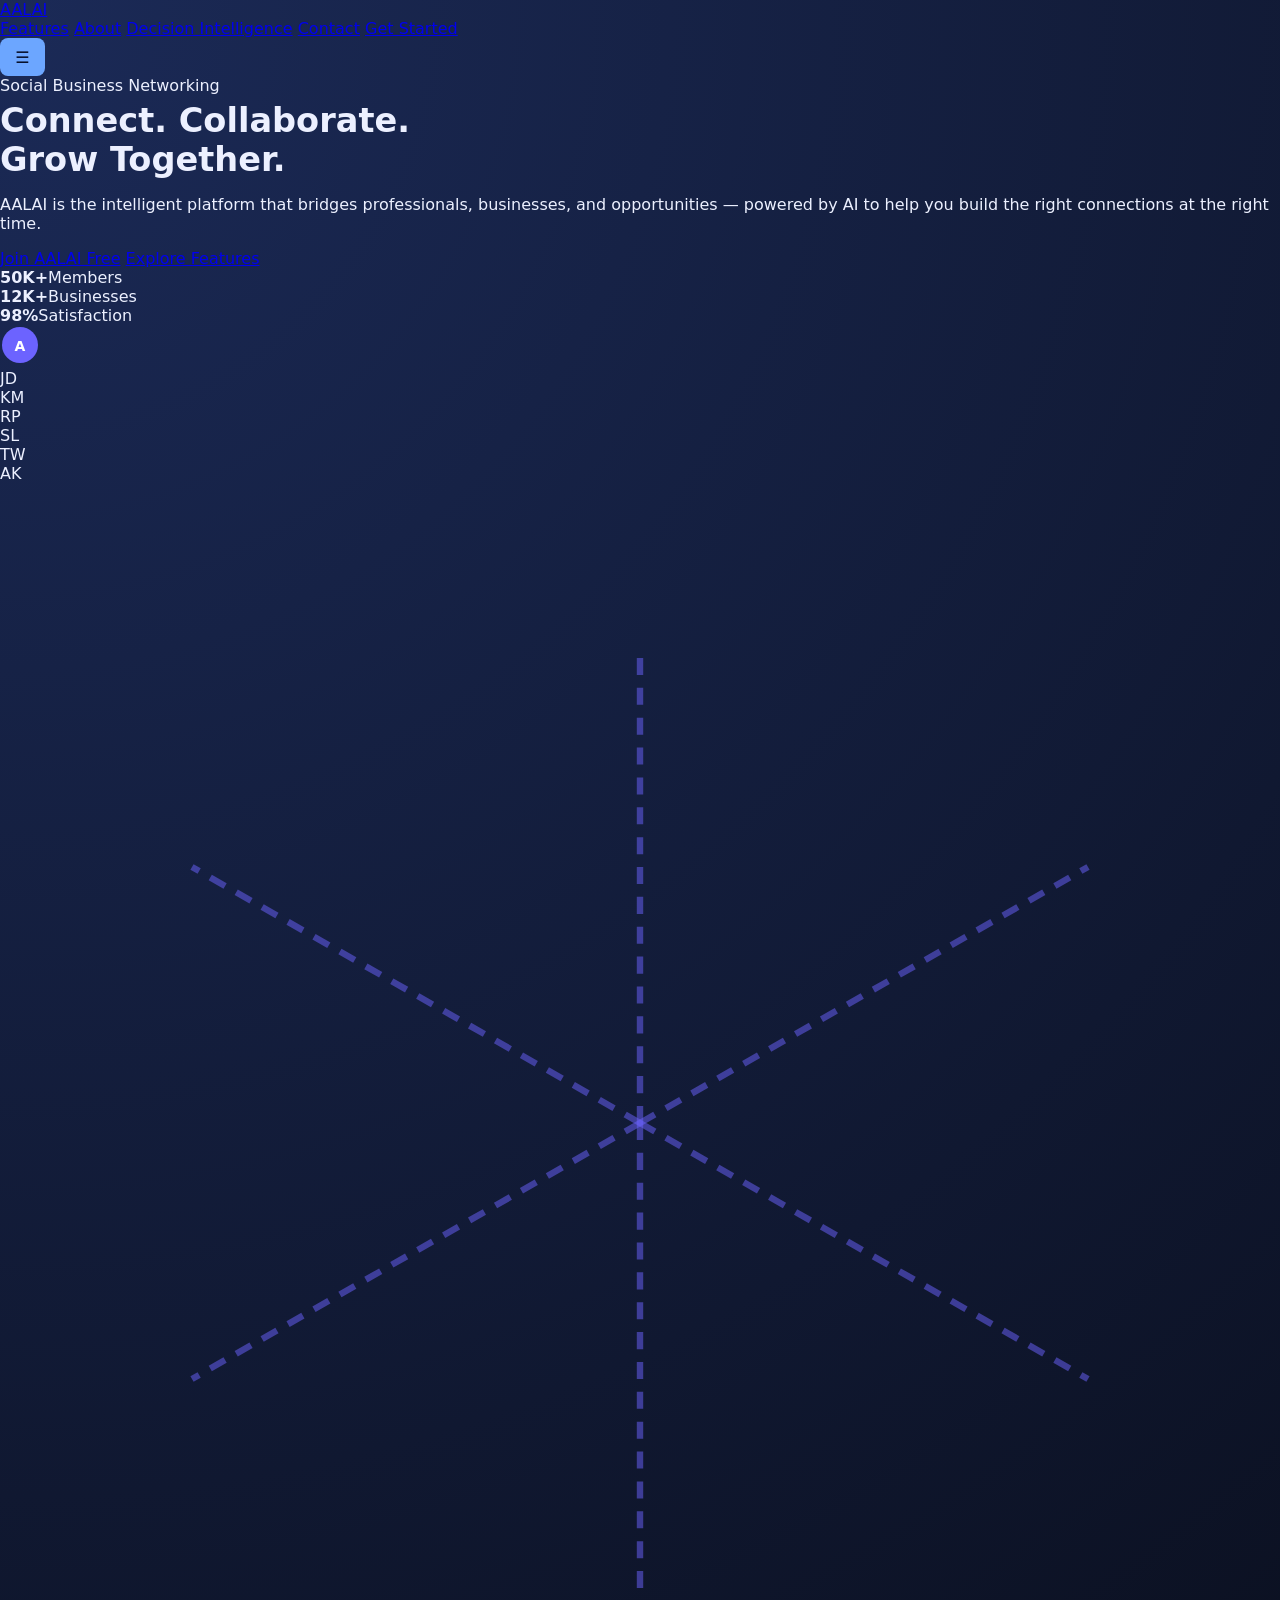
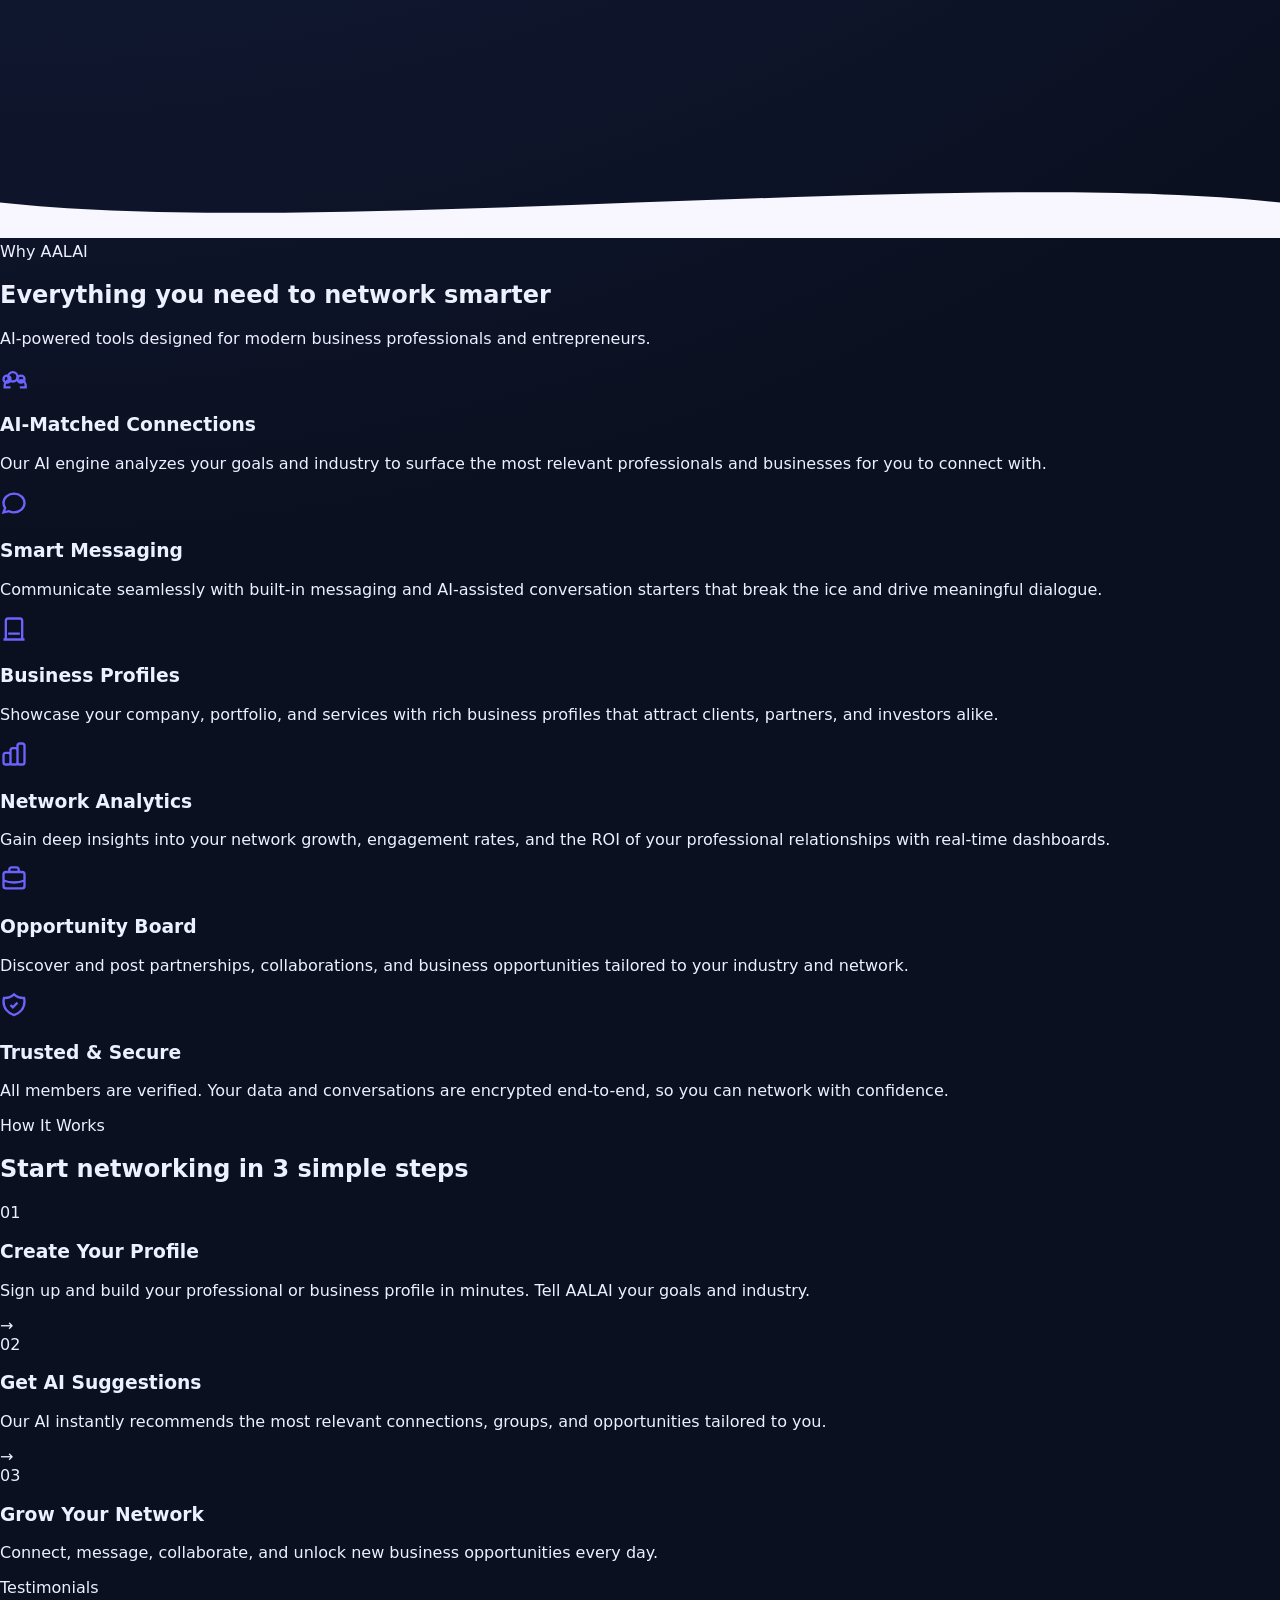
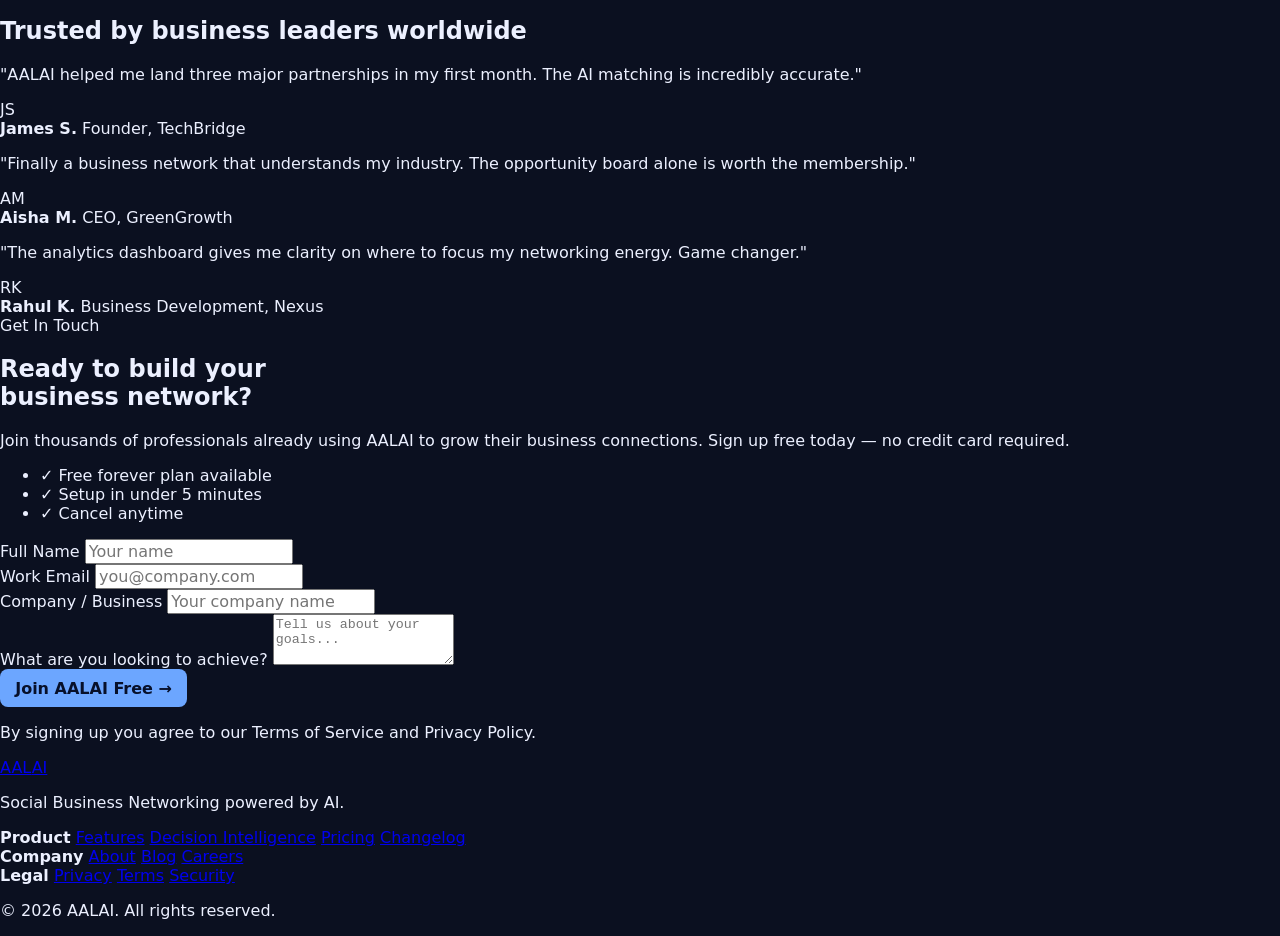
<file: index.html>
<!DOCTYPE html>
<html lang="en">
<head>
  <meta charset="UTF-8" />
  <meta name="viewport" content="width=device-width, initial-scale=1.0" />
  <title>AALAI — Social Business Networking</title>
  <link rel="stylesheet" href="style.css" />
</head>
<body>

  <!-- NAV -->
  <header class="nav">
    <div class="container nav__inner">
      <a href="#" class="logo">AAL<span>AI</span></a>
      <nav class="nav__links">
        <a href="#features">Features</a>
        <a href="about.html">About</a>
        <a href="decision-intelligence.html">Decision Intelligence</a>
        <a href="#contact">Contact</a>
        <a href="#contact" class="btn btn--sm">Get Started</a>
      </nav>
      <button class="nav__toggle" aria-label="Toggle menu">&#9776;</button>
    </div>
  </header>

  <!-- HERO -->
  <section class="hero">
    <div class="container hero__inner">
      <div class="hero__text">
        <span class="badge">Social Business Networking</span>
        <h1>Connect. Collaborate.<br /><span>Grow Together.</span></h1>
        <p>
          AALAI is the intelligent platform that bridges professionals,
          businesses, and opportunities — powered by AI to help you build
          the right connections at the right time.
        </p>
        <div class="hero__cta">
          <a href="#contact" class="btn btn--primary">Join AALAI Free</a>
          <a href="#features" class="btn btn--ghost">Explore Features</a>
        </div>
        <div class="hero__stats">
          <div class="stat"><strong>50K+</strong><span>Members</span></div>
          <div class="stat"><strong>12K+</strong><span>Businesses</span></div>
          <div class="stat"><strong>98%</strong><span>Satisfaction</span></div>
        </div>
      </div>
      <div class="hero__visual" aria-hidden="true">
        <div class="network-graph">
          <div class="node node--center">
            <svg width="40" height="40" viewBox="0 0 40 40"><circle cx="20" cy="20" r="18" fill="#6c63ff"/><text x="50%" y="54%" dominant-baseline="middle" text-anchor="middle" fill="#fff" font-size="14" font-weight="bold">A</text></svg>
          </div>
          <div class="node node--1"><div class="avatar">JD</div></div>
          <div class="node node--2"><div class="avatar">KM</div></div>
          <div class="node node--3"><div class="avatar">RP</div></div>
          <div class="node node--4"><div class="avatar">SL</div></div>
          <div class="node node--5"><div class="avatar">TW</div></div>
          <div class="node node--6"><div class="avatar">AK</div></div>
          <svg class="lines" viewBox="0 0 300 300" xmlns="http://www.w3.org/2000/svg">
            <line x1="150" y1="150" x2="150" y2="40" stroke="#6c63ff" stroke-width="1.5" stroke-dasharray="4 3" opacity="0.5"/>
            <line x1="150" y1="150" x2="255" y2="90" stroke="#6c63ff" stroke-width="1.5" stroke-dasharray="4 3" opacity="0.5"/>
            <line x1="150" y1="150" x2="255" y2="210" stroke="#6c63ff" stroke-width="1.5" stroke-dasharray="4 3" opacity="0.5"/>
            <line x1="150" y1="150" x2="150" y2="260" stroke="#6c63ff" stroke-width="1.5" stroke-dasharray="4 3" opacity="0.5"/>
            <line x1="150" y1="150" x2="45" y2="210" stroke="#6c63ff" stroke-width="1.5" stroke-dasharray="4 3" opacity="0.5"/>
            <line x1="150" y1="150" x2="45" y2="90" stroke="#6c63ff" stroke-width="1.5" stroke-dasharray="4 3" opacity="0.5"/>
          </svg>
        </div>
      </div>
    </div>
    <div class="hero__wave">
      <svg viewBox="0 0 1440 80" xmlns="http://www.w3.org/2000/svg" preserveAspectRatio="none">
        <path d="M0,40 C360,80 1080,0 1440,40 L1440,80 L0,80 Z" fill="#f8f7ff"/>
      </svg>
    </div>
  </section>

  <!-- FEATURES -->
  <section class="features" id="features">
    <div class="container">
      <div class="section-header">
        <span class="badge">Why AALAI</span>
        <h2>Everything you need to network smarter</h2>
        <p>AI-powered tools designed for modern business professionals and entrepreneurs.</p>
      </div>
      <div class="features__grid">

        <div class="feature-card">
          <div class="feature-icon">
            <svg width="28" height="28" fill="none" viewBox="0 0 24 24" stroke="#6c63ff" stroke-width="2">
              <path d="M17 20h5v-2a4 4 0 00-5.477-3.72M9 20H4v-2a4 4 0 015.477-3.72M15 11a4 4 0 10-8 0 4 4 0 008 0zm6 2a3 3 0 11-6 0 3 3 0 016 0zm-18 0a3 3 0 116 0 3 3 0 01-6 0z"/>
            </svg>
          </div>
          <h3>AI-Matched Connections</h3>
          <p>Our AI engine analyzes your goals and industry to surface the most relevant professionals and businesses for you to connect with.</p>
        </div>

        <div class="feature-card">
          <div class="feature-icon">
            <svg width="28" height="28" fill="none" viewBox="0 0 24 24" stroke="#6c63ff" stroke-width="2">
              <path d="M8 12h.01M12 12h.01M16 12h.01M21 12c0 4.418-4.03 8-9 8a9.862 9.862 0 01-4.255-.949L3 20l1.395-3.72C3.512 15.042 3 13.574 3 12c0-4.418 4.03-8 9-8s9 3.582 9 8z"/>
            </svg>
          </div>
          <h3>Smart Messaging</h3>
          <p>Communicate seamlessly with built-in messaging and AI-assisted conversation starters that break the ice and drive meaningful dialogue.</p>
        </div>

        <div class="feature-card">
          <div class="feature-icon">
            <svg width="28" height="28" fill="none" viewBox="0 0 24 24" stroke="#6c63ff" stroke-width="2">
              <path d="M19 21V5a2 2 0 00-2-2H7a2 2 0 00-2 2v16m14 0H5m14 0h2M5 21H3m4-10h.01M12 11h.01M17 11h.01M7 16h10"/>
            </svg>
          </div>
          <h3>Business Profiles</h3>
          <p>Showcase your company, portfolio, and services with rich business profiles that attract clients, partners, and investors alike.</p>
        </div>

        <div class="feature-card">
          <div class="feature-icon">
            <svg width="28" height="28" fill="none" viewBox="0 0 24 24" stroke="#6c63ff" stroke-width="2">
              <path d="M9 19v-6a2 2 0 00-2-2H5a2 2 0 00-2 2v6a2 2 0 002 2h2a2 2 0 002-2zm0 0V9a2 2 0 012-2h2a2 2 0 012 2v10m-6 0a2 2 0 002 2h2a2 2 0 002-2m0 0V5a2 2 0 012-2h2a2 2 0 012 2v14a2 2 0 01-2 2h-2a2 2 0 01-2-2z"/>
            </svg>
          </div>
          <h3>Network Analytics</h3>
          <p>Gain deep insights into your network growth, engagement rates, and the ROI of your professional relationships with real-time dashboards.</p>
        </div>

        <div class="feature-card">
          <div class="feature-icon">
            <svg width="28" height="28" fill="none" viewBox="0 0 24 24" stroke="#6c63ff" stroke-width="2">
              <path d="M21 13.255A23.931 23.931 0 0112 15c-3.183 0-6.22-.62-9-1.745M16 6V4a2 2 0 00-2-2h-4a2 2 0 00-2 2v2m4 6h.01M5 20h14a2 2 0 002-2V8a2 2 0 00-2-2H5a2 2 0 00-2 2v10a2 2 0 002 2z"/>
            </svg>
          </div>
          <h3>Opportunity Board</h3>
          <p>Discover and post partnerships, collaborations, and business opportunities tailored to your industry and network.</p>
        </div>

        <div class="feature-card">
          <div class="feature-icon">
            <svg width="28" height="28" fill="none" viewBox="0 0 24 24" stroke="#6c63ff" stroke-width="2">
              <path d="M9 12l2 2 4-4m5.618-4.016A11.955 11.955 0 0112 2.944a11.955 11.955 0 01-8.618 3.04A12.02 12.02 0 003 9c0 5.591 3.824 10.29 9 11.622 5.176-1.332 9-6.03 9-11.622 0-1.042-.133-2.052-.382-3.016z"/>
            </svg>
          </div>
          <h3>Trusted & Secure</h3>
          <p>All members are verified. Your data and conversations are encrypted end-to-end, so you can network with confidence.</p>
        </div>

      </div>
    </div>
  </section>

  <!-- HOW IT WORKS -->
  <section class="how">
    <div class="container">
      <div class="section-header">
        <span class="badge">How It Works</span>
        <h2>Start networking in 3 simple steps</h2>
      </div>
      <div class="how__steps">
        <div class="step">
          <div class="step__num">01</div>
          <h3>Create Your Profile</h3>
          <p>Sign up and build your professional or business profile in minutes. Tell AALAI your goals and industry.</p>
        </div>
        <div class="step__arrow">&#8594;</div>
        <div class="step">
          <div class="step__num">02</div>
          <h3>Get AI Suggestions</h3>
          <p>Our AI instantly recommends the most relevant connections, groups, and opportunities tailored to you.</p>
        </div>
        <div class="step__arrow">&#8594;</div>
        <div class="step">
          <div class="step__num">03</div>
          <h3>Grow Your Network</h3>
          <p>Connect, message, collaborate, and unlock new business opportunities every day.</p>
        </div>
      </div>
    </div>
  </section>

  <!-- TESTIMONIALS -->
  <section class="testimonials">
    <div class="container">
      <div class="section-header">
        <span class="badge">Testimonials</span>
        <h2>Trusted by business leaders worldwide</h2>
      </div>
      <div class="testimonials__grid">
        <div class="testimonial-card">
          <p>"AALAI helped me land three major partnerships in my first month. The AI matching is incredibly accurate."</p>
          <div class="testimonial-author">
            <div class="avatar">JS</div>
            <div>
              <strong>James S.</strong>
              <span>Founder, TechBridge</span>
            </div>
          </div>
        </div>
        <div class="testimonial-card">
          <p>"Finally a business network that understands my industry. The opportunity board alone is worth the membership."</p>
          <div class="testimonial-author">
            <div class="avatar">AM</div>
            <div>
              <strong>Aisha M.</strong>
              <span>CEO, GreenGrowth</span>
            </div>
          </div>
        </div>
        <div class="testimonial-card">
          <p>"The analytics dashboard gives me clarity on where to focus my networking energy. Game changer."</p>
          <div class="testimonial-author">
            <div class="avatar">RK</div>
            <div>
              <strong>Rahul K.</strong>
              <span>Business Development, Nexus</span>
            </div>
          </div>
        </div>
      </div>
    </div>
  </section>

  <!-- CONTACT -->
  <section class="contact" id="contact">
    <div class="container">
      <div class="contact__inner">
        <div class="contact__text">
          <span class="badge">Get In Touch</span>
          <h2>Ready to build your<br />business network?</h2>
          <p>Join thousands of professionals already using AALAI to grow their business connections. Sign up free today — no credit card required.</p>
          <ul class="contact__perks">
            <li>&#10003; Free forever plan available</li>
            <li>&#10003; Setup in under 5 minutes</li>
            <li>&#10003; Cancel anytime</li>
          </ul>
        </div>
        <form class="contact__form" id="contactForm" novalidate>
          <div class="form-group">
            <label for="name">Full Name</label>
            <input type="text" id="name" name="name" placeholder="Your name" required />
          </div>
          <div class="form-group">
            <label for="email">Work Email</label>
            <input type="email" id="email" name="email" placeholder="you@company.com" required />
          </div>
          <div class="form-group">
            <label for="company">Company / Business</label>
            <input type="text" id="company" name="company" placeholder="Your company name" />
          </div>
          <div class="form-group">
            <label for="message">What are you looking to achieve?</label>
            <textarea id="message" name="message" rows="3" placeholder="Tell us about your goals..."></textarea>
          </div>
          <button type="submit" class="btn btn--primary btn--full">Join AALAI Free &#8594;</button>
          <p class="form-note">By signing up you agree to our Terms of Service and Privacy Policy.</p>
          <div class="form-success" id="formSuccess" hidden>
            &#10003; Thanks! We'll be in touch soon.
          </div>
        </form>
      </div>
    </div>
  </section>

  <!-- FOOTER -->
  <footer class="footer">
    <div class="container footer__inner">
      <div class="footer__brand">
        <a href="#" class="logo">AAL<span>AI</span></a>
        <p>Social Business Networking powered by AI.</p>
      </div>
      <div class="footer__links">
        <div>
          <strong>Product</strong>
          <a href="#features">Features</a>
          <a href="decision-intelligence.html">Decision Intelligence</a>
          <a href="#">Pricing</a>
          <a href="#">Changelog</a>
        </div>
        <div>
          <strong>Company</strong>
          <a href="about.html">About</a>
          <a href="blog.html">Blog</a>
          <a href="careers.html">Careers</a>
        </div>
        <div>
          <strong>Legal</strong>
          <a href="privacy.html">Privacy</a>
          <a href="privacy.html#terms">Terms</a>
          <a href="#">Security</a>
        </div>
      </div>
    </div>
    <div class="footer__bottom">
      <div class="container">
        <p>&copy; 2026 AALAI. All rights reserved.</p>
      </div>
    </div>
  </footer>

  <script src="main.js"></script>
</body>
</html>
</file>
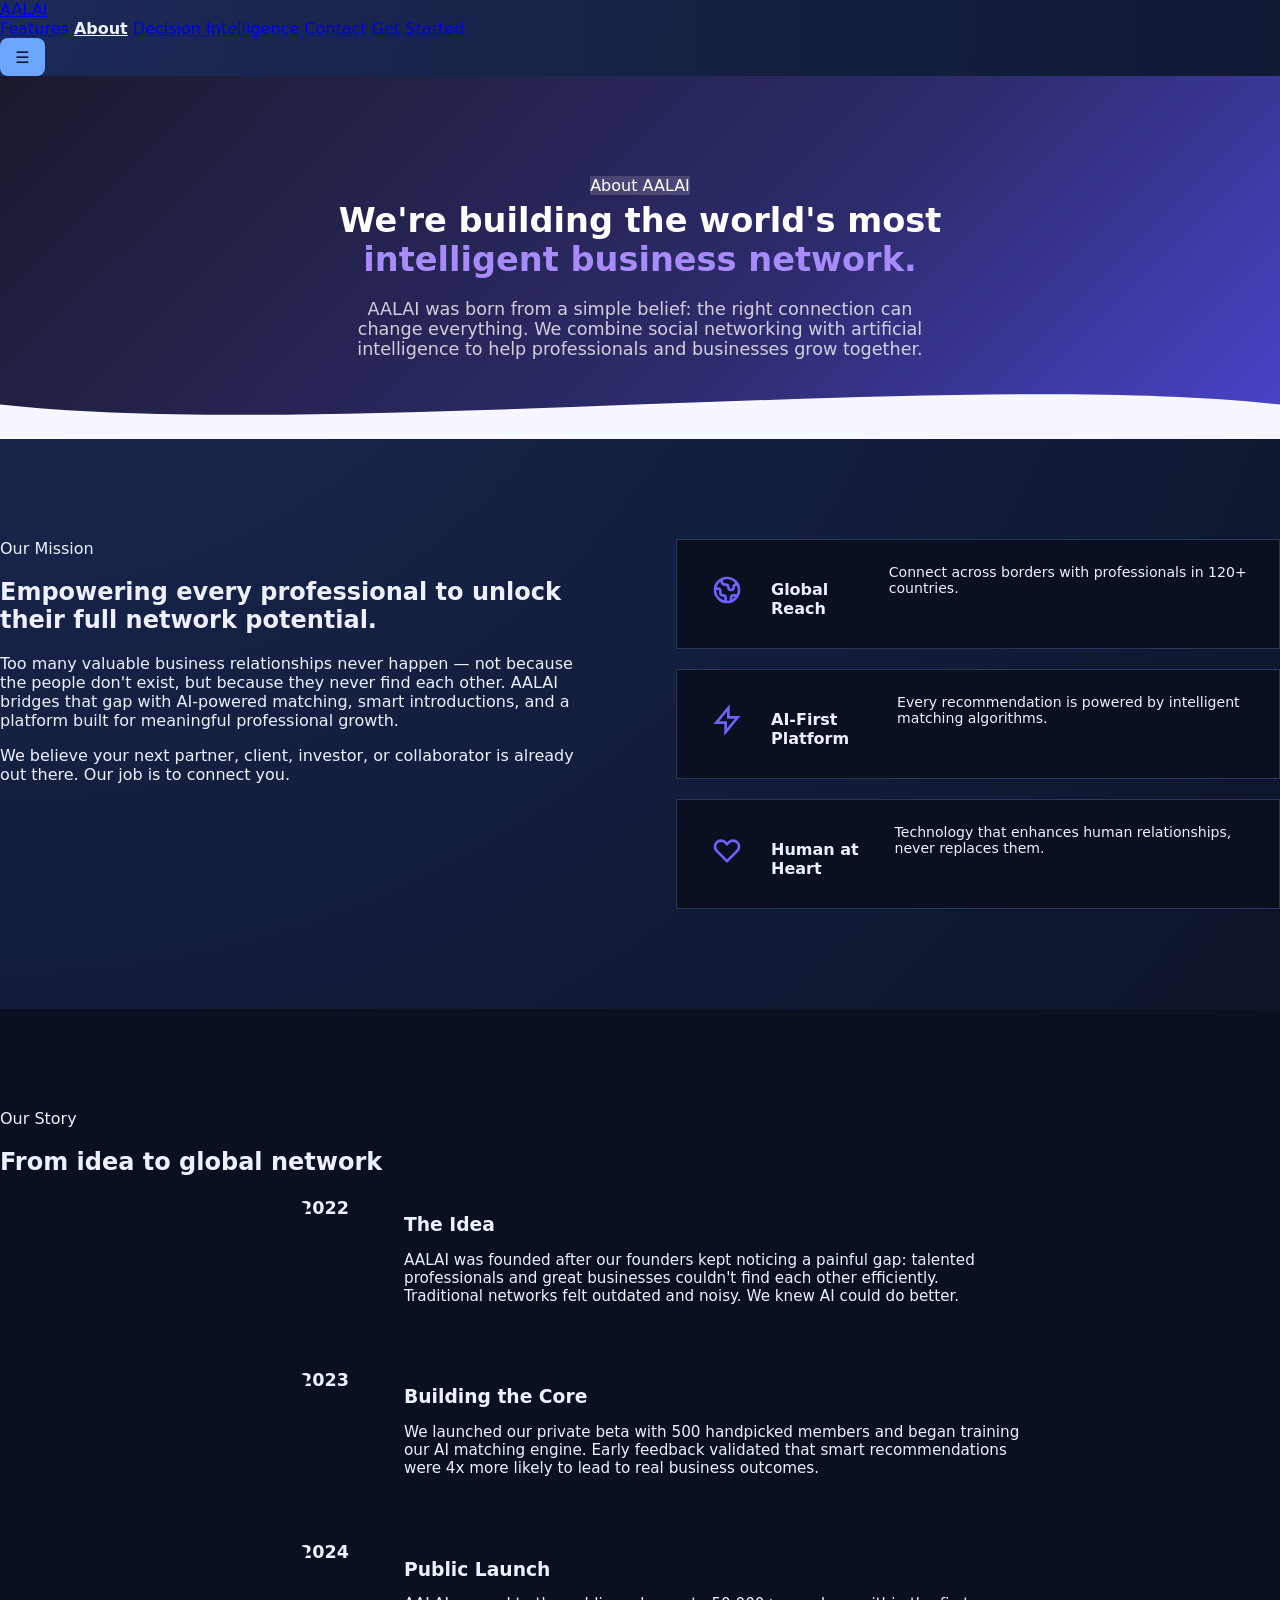
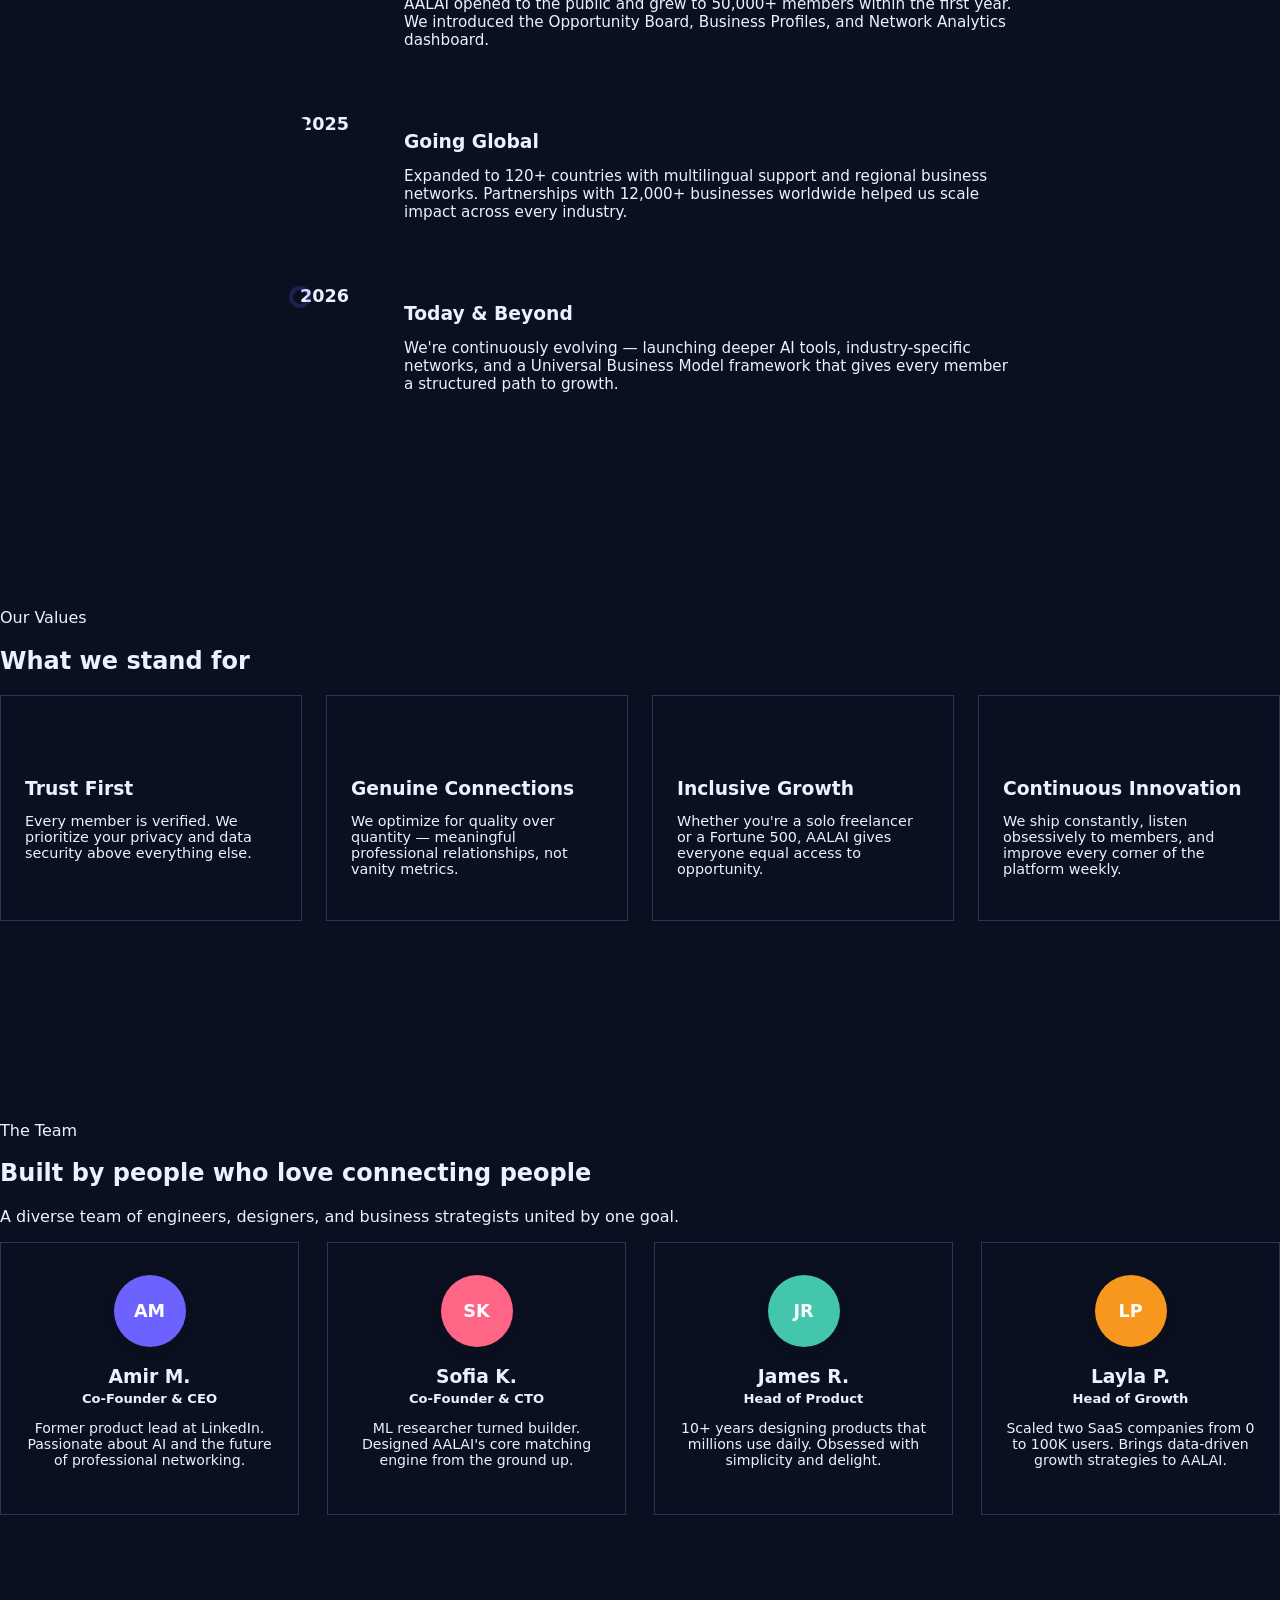
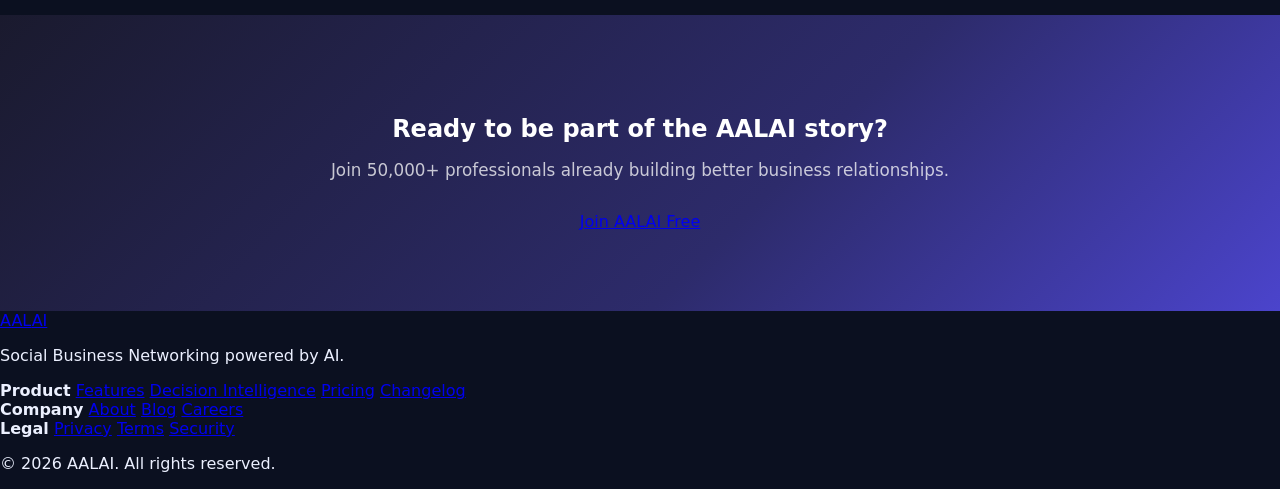
<file: about.html>
<!DOCTYPE html>
<html lang="en">
<head>
  <meta charset="UTF-8" />
  <meta name="viewport" content="width=device-width, initial-scale=1.0" />
  <title>About — AALAI Social Business Networking</title>
  <link rel="stylesheet" href="style.css" />
  <link rel="stylesheet" href="about.css" />
</head>
<body>

  <!-- NAV -->
  <header class="nav">
    <div class="container nav__inner">
      <a href="index.html" class="logo">AAL<span>AI</span></a>
      <nav class="nav__links">
        <a href="index.html#features">Features</a>
        <a href="about.html" class="active">About</a>
        <a href="decision-intelligence.html">Decision Intelligence</a>
        <a href="index.html#contact">Contact</a>
        <a href="index.html#contact" class="btn btn--sm">Get Started</a>
      </nav>
      <button class="nav__toggle" aria-label="Toggle menu">&#9776;</button>
    </div>
  </header>

  <!-- PAGE HERO -->
  <section class="page-hero">
    <div class="container page-hero__inner">
      <span class="badge">About AALAI</span>
      <h1>We're building the world's most<br /><span>intelligent business network.</span></h1>
      <p>AALAI was born from a simple belief: the right connection can change everything. We combine social networking with artificial intelligence to help professionals and businesses grow together.</p>
    </div>
    <div class="page-hero__wave">
      <svg viewBox="0 0 1440 80" xmlns="http://www.w3.org/2000/svg" preserveAspectRatio="none">
        <path d="M0,40 C360,80 1080,0 1440,40 L1440,80 L0,80 Z" fill="#f8f7ff"/>
      </svg>
    </div>
  </section>

  <!-- MISSION -->
  <section class="mission">
    <div class="container mission__inner">
      <div class="mission__text">
        <span class="badge">Our Mission</span>
        <h2>Empowering every professional to unlock their full network potential.</h2>
        <p>Too many valuable business relationships never happen — not because the people don't exist, but because they never find each other. AALAI bridges that gap with AI-powered matching, smart introductions, and a platform built for meaningful professional growth.</p>
        <p>We believe your next partner, client, investor, or collaborator is already out there. Our job is to connect you.</p>
      </div>
      <div class="mission__visual">
        <div class="mission__card">
          <div class="mission__icon">
            <svg width="32" height="32" fill="none" viewBox="0 0 24 24" stroke="#6c63ff" stroke-width="2">
              <path d="M3.055 11H5a2 2 0 012 2v1a2 2 0 002 2 2 2 0 012 2v2.945M8 3.935V5.5A2.5 2.5 0 0010.5 8h.5a2 2 0 012 2 2 2 0 104 0 2 2 0 012-2h1.064M15 20.488V18a2 2 0 012-2h3.064M21 12a9 9 0 11-18 0 9 9 0 0118 0z"/>
            </svg>
          </div>
          <h3>Global Reach</h3>
          <p>Connect across borders with professionals in 120+ countries.</p>
        </div>
        <div class="mission__card">
          <div class="mission__icon">
            <svg width="32" height="32" fill="none" viewBox="0 0 24 24" stroke="#6c63ff" stroke-width="2">
              <path d="M13 10V3L4 14h7v7l9-11h-7z"/>
            </svg>
          </div>
          <h3>AI-First Platform</h3>
          <p>Every recommendation is powered by intelligent matching algorithms.</p>
        </div>
        <div class="mission__card">
          <div class="mission__icon">
            <svg width="32" height="32" fill="none" viewBox="0 0 24 24" stroke="#6c63ff" stroke-width="2">
              <path d="M4.318 6.318a4.5 4.5 0 000 6.364L12 20.364l7.682-7.682a4.5 4.5 0 00-6.364-6.364L12 7.636l-1.318-1.318a4.5 4.5 0 00-6.364 0z"/>
            </svg>
          </div>
          <h3>Human at Heart</h3>
          <p>Technology that enhances human relationships, never replaces them.</p>
        </div>
      </div>
    </div>
  </section>

  <!-- STORY -->
  <section class="story">
    <div class="container">
      <div class="section-header">
        <span class="badge">Our Story</span>
        <h2>From idea to global network</h2>
      </div>
      <div class="timeline">
        <div class="timeline__item">
          <div class="timeline__year">2022</div>
          <div class="timeline__content">
            <h3>The Idea</h3>
            <p>AALAI was founded after our founders kept noticing a painful gap: talented professionals and great businesses couldn't find each other efficiently. Traditional networks felt outdated and noisy. We knew AI could do better.</p>
          </div>
        </div>
        <div class="timeline__item">
          <div class="timeline__year">2023</div>
          <div class="timeline__content">
            <h3>Building the Core</h3>
            <p>We launched our private beta with 500 handpicked members and began training our AI matching engine. Early feedback validated that smart recommendations were 4x more likely to lead to real business outcomes.</p>
          </div>
        </div>
        <div class="timeline__item">
          <div class="timeline__year">2024</div>
          <div class="timeline__content">
            <h3>Public Launch</h3>
            <p>AALAI opened to the public and grew to 50,000+ members within the first year. We introduced the Opportunity Board, Business Profiles, and Network Analytics dashboard.</p>
          </div>
        </div>
        <div class="timeline__item">
          <div class="timeline__year">2025</div>
          <div class="timeline__content">
            <h3>Going Global</h3>
            <p>Expanded to 120+ countries with multilingual support and regional business networks. Partnerships with 12,000+ businesses worldwide helped us scale impact across every industry.</p>
          </div>
        </div>
        <div class="timeline__item timeline__item--current">
          <div class="timeline__year">2026</div>
          <div class="timeline__content">
            <h3>Today &amp; Beyond</h3>
            <p>We're continuously evolving — launching deeper AI tools, industry-specific networks, and a Universal Business Model framework that gives every member a structured path to growth.</p>
          </div>
        </div>
      </div>
    </div>
  </section>

  <!-- VALUES -->
  <section class="values">
    <div class="container">
      <div class="section-header">
        <span class="badge">Our Values</span>
        <h2>What we stand for</h2>
      </div>
      <div class="values__grid">
        <div class="value-card">
          <div class="value-num">01</div>
          <h3>Trust First</h3>
          <p>Every member is verified. We prioritize your privacy and data security above everything else.</p>
        </div>
        <div class="value-card">
          <div class="value-num">02</div>
          <h3>Genuine Connections</h3>
          <p>We optimize for quality over quantity — meaningful professional relationships, not vanity metrics.</p>
        </div>
        <div class="value-card">
          <div class="value-num">03</div>
          <h3>Inclusive Growth</h3>
          <p>Whether you're a solo freelancer or a Fortune 500, AALAI gives everyone equal access to opportunity.</p>
        </div>
        <div class="value-card">
          <div class="value-num">04</div>
          <h3>Continuous Innovation</h3>
          <p>We ship constantly, listen obsessively to members, and improve every corner of the platform weekly.</p>
        </div>
      </div>
    </div>
  </section>

  <!-- TEAM -->
  <section class="team">
    <div class="container">
      <div class="section-header">
        <span class="badge">The Team</span>
        <h2>Built by people who love connecting people</h2>
        <p>A diverse team of engineers, designers, and business strategists united by one goal.</p>
      </div>
      <div class="team__grid">
        <div class="team-card">
          <div class="team-avatar" style="--color:#6c63ff">AM</div>
          <h3>Amir M.</h3>
          <span>Co-Founder &amp; CEO</span>
          <p>Former product lead at LinkedIn. Passionate about AI and the future of professional networking.</p>
        </div>
        <div class="team-card">
          <div class="team-avatar" style="--color:#ff6584">SK</div>
          <h3>Sofia K.</h3>
          <span>Co-Founder &amp; CTO</span>
          <p>ML researcher turned builder. Designed AALAI's core matching engine from the ground up.</p>
        </div>
        <div class="team-card">
          <div class="team-avatar" style="--color:#43c6ac">JR</div>
          <h3>James R.</h3>
          <span>Head of Product</span>
          <p>10+ years designing products that millions use daily. Obsessed with simplicity and delight.</p>
        </div>
        <div class="team-card">
          <div class="team-avatar" style="--color:#f7971e">LP</div>
          <h3>Layla P.</h3>
          <span>Head of Growth</span>
          <p>Scaled two SaaS companies from 0 to 100K users. Brings data-driven growth strategies to AALAI.</p>
        </div>
      </div>
    </div>
  </section>

  <!-- CTA -->
  <section class="about-cta">
    <div class="container about-cta__inner">
      <h2>Ready to be part of the AALAI story?</h2>
      <p>Join 50,000+ professionals already building better business relationships.</p>
      <a href="index.html#contact" class="btn btn--primary">Join AALAI Free</a>
    </div>
  </section>

  <!-- FOOTER -->
  <footer class="footer">
    <div class="container footer__inner">
      <div class="footer__brand">
        <a href="index.html" class="logo">AAL<span>AI</span></a>
        <p>Social Business Networking powered by AI.</p>
      </div>
      <div class="footer__links">
        <div>
          <strong>Product</strong>
          <a href="index.html#features">Features</a>
          <a href="decision-intelligence.html">Decision Intelligence</a>
          <a href="pricing.html">Pricing</a>
          <a href="#">Changelog</a>
        </div>
        <div>
          <strong>Company</strong>
          <a href="about.html">About</a>
          <a href="blog.html">Blog</a>
          <a href="careers.html">Careers</a>
        </div>
        <div>
          <strong>Legal</strong>
          <a href="privacy.html">Privacy</a>
          <a href="privacy.html#terms">Terms</a>
          <a href="#">Security</a>
        </div>
      </div>
    </div>
    <div class="footer__bottom">
      <div class="container">
        <p>&copy; 2026 AALAI. All rights reserved.</p>
      </div>
    </div>
  </footer>

  <script src="main.js"></script>
</body>
</html>
</file>
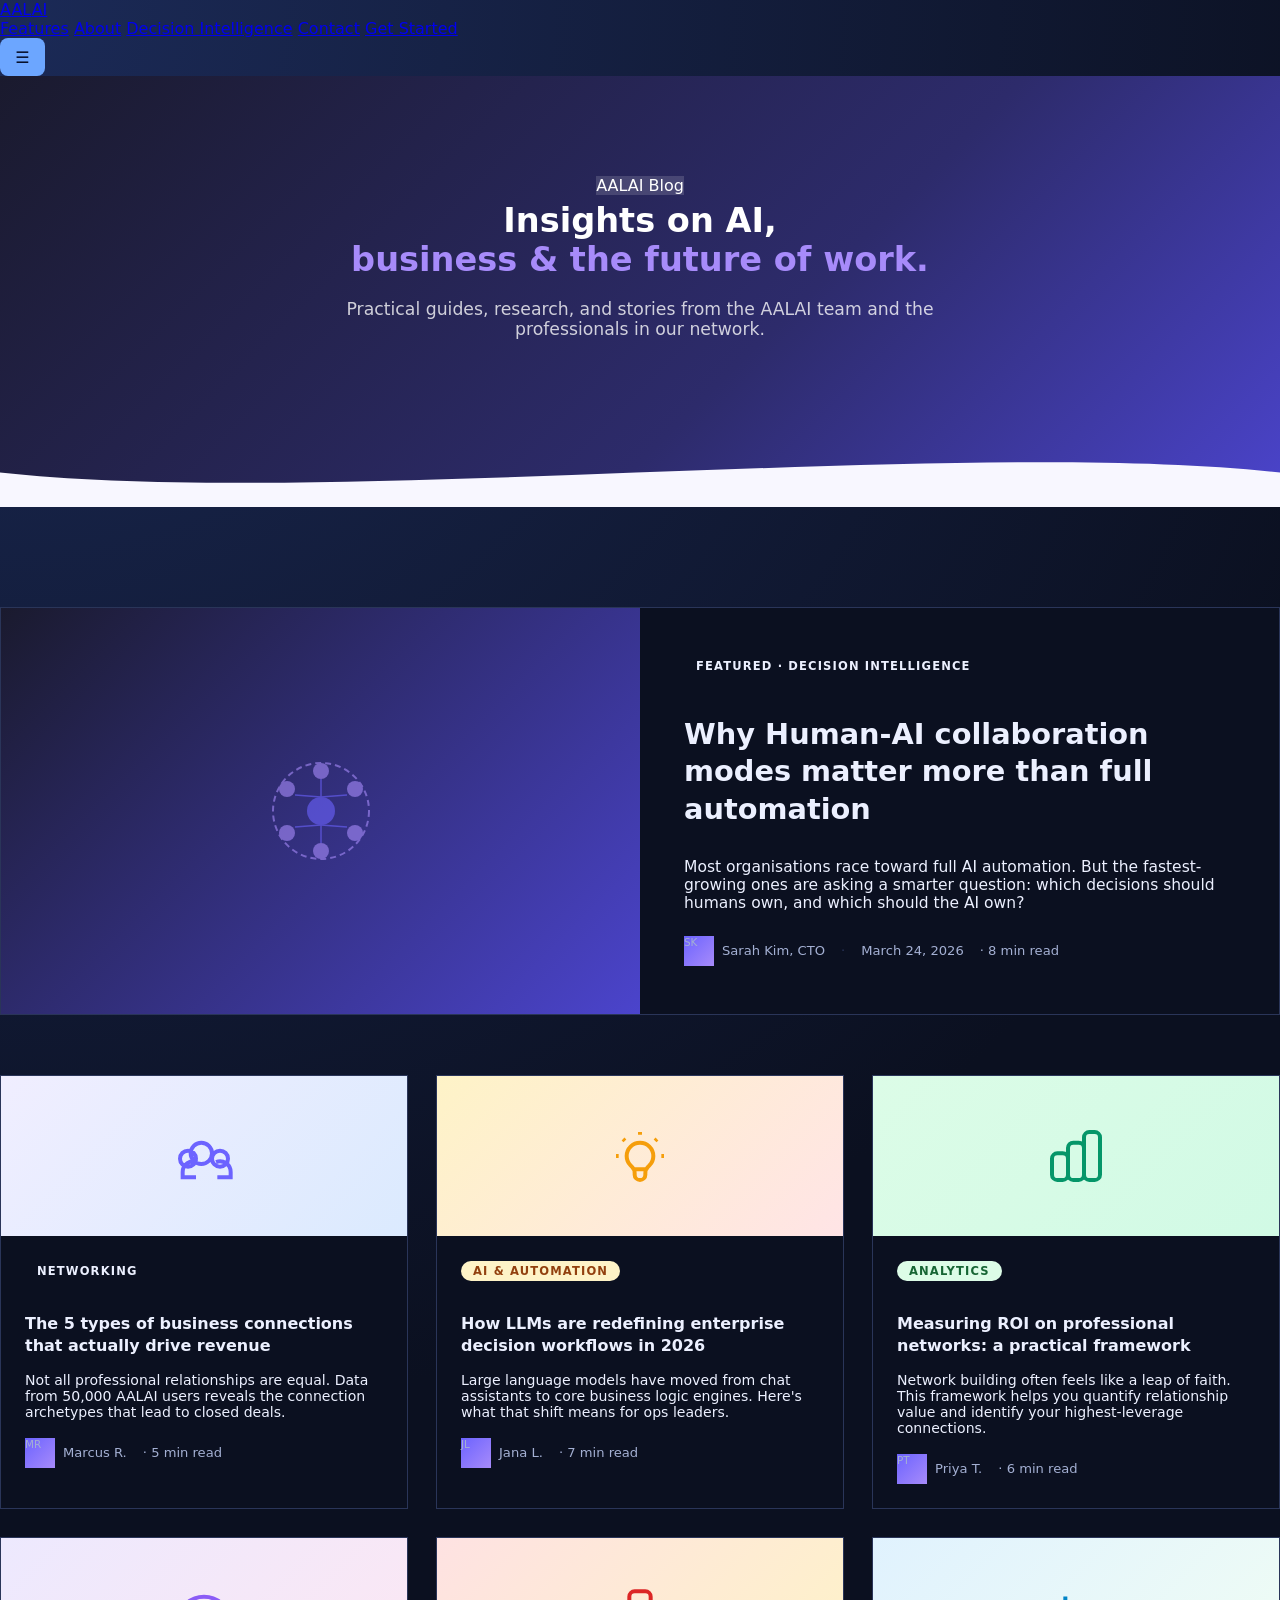
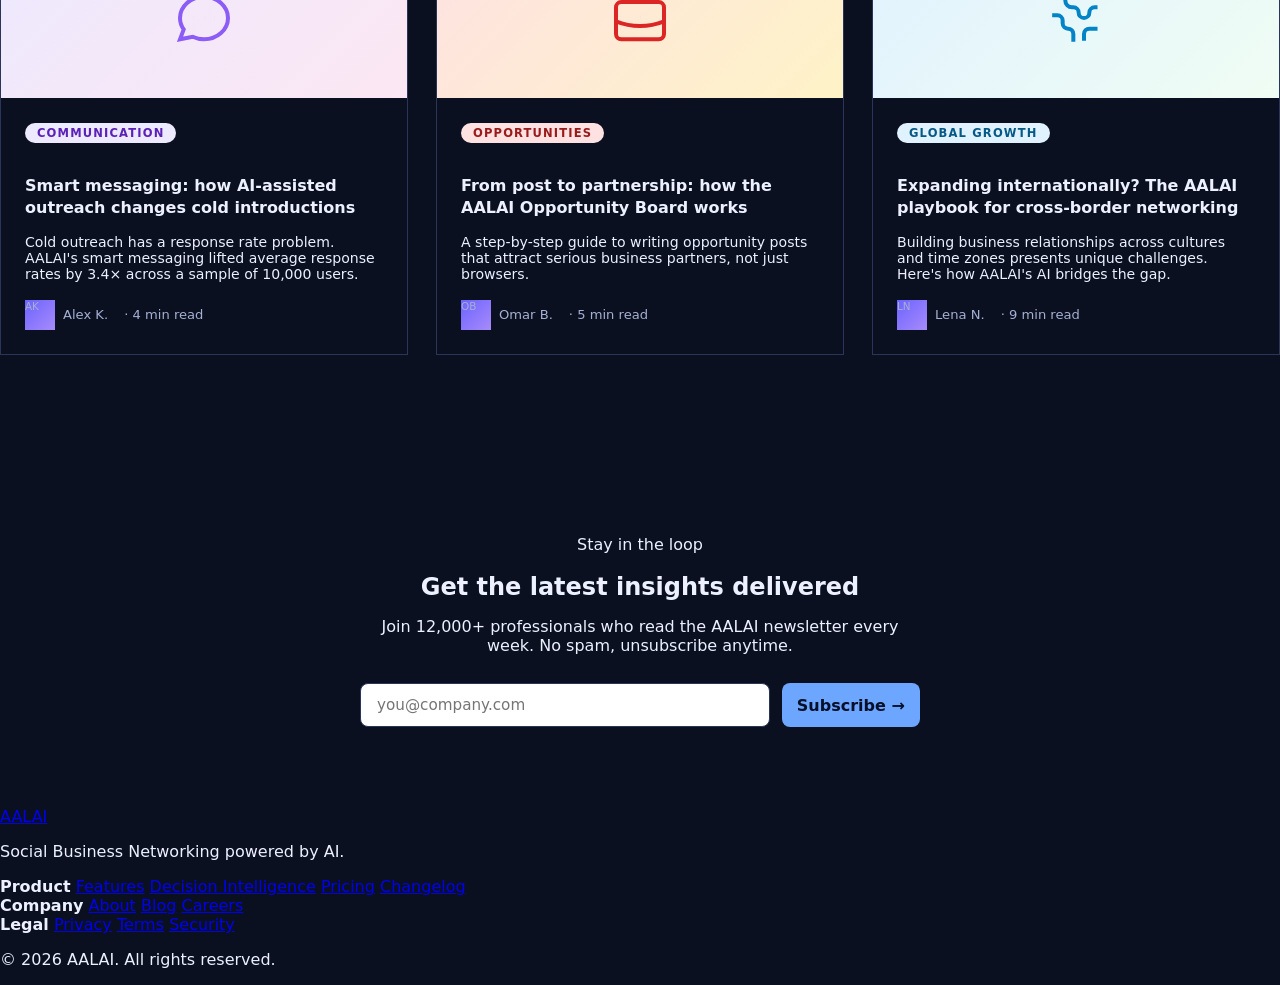
<file: blog.html>
<!DOCTYPE html>
<html lang="en">
<head>
  <meta charset="UTF-8" />
  <meta name="viewport" content="width=device-width, initial-scale=1.0" />
  <title>Blog — AALAI Social Business Networking</title>
  <link rel="stylesheet" href="style.css" />
  <link rel="stylesheet" href="blog.css" />
</head>
<body>

  <!-- NAV -->
  <header class="nav">
    <div class="container nav__inner">
      <a href="index.html" class="logo">AAL<span>AI</span></a>
      <nav class="nav__links">
        <a href="index.html#features">Features</a>
        <a href="about.html">About</a>
        <a href="decision-intelligence.html">Decision Intelligence</a>
        <a href="index.html#contact">Contact</a>
        <a href="index.html#contact" class="btn btn--sm">Get Started</a>
      </nav>
      <button class="nav__toggle" aria-label="Toggle menu">&#9776;</button>
    </div>
  </header>

  <!-- PAGE HERO -->
  <section class="page-hero">
    <div class="container page-hero__inner">
      <span class="badge">AALAI Blog</span>
      <h1>Insights on AI,<br /><span>business &amp; the future of work.</span></h1>
      <p>Practical guides, research, and stories from the AALAI team and the professionals in our network.</p>
    </div>
    <div class="page-hero__wave">
      <svg viewBox="0 0 1440 80" xmlns="http://www.w3.org/2000/svg" preserveAspectRatio="none">
        <path d="M0,40 C360,80 1080,0 1440,40 L1440,80 L0,80 Z" fill="#f8f7ff"/>
      </svg>
    </div>
  </section>

  <!-- BLOG -->
  <section class="blog">
    <div class="container">

      <!-- FEATURED POST -->
      <article class="featured-post">
        <div class="featured-post__image">
          <svg width="120" height="120" viewBox="0 0 120 120" fill="none" xmlns="http://www.w3.org/2000/svg">
            <circle cx="60" cy="60" r="48" stroke="#a78bfa" stroke-width="2" stroke-dasharray="6 4"/>
            <circle cx="60" cy="60" r="14" fill="#6c63ff"/>
            <circle cx="60" cy="20" r="8" fill="#a78bfa"/>
            <circle cx="94" cy="38" r="8" fill="#a78bfa"/>
            <circle cx="94" cy="82" r="8" fill="#a78bfa"/>
            <circle cx="60" cy="100" r="8" fill="#a78bfa"/>
            <circle cx="26" cy="82" r="8" fill="#a78bfa"/>
            <circle cx="26" cy="38" r="8" fill="#a78bfa"/>
            <line x1="60" y1="46" x2="60" y2="28" stroke="#6c63ff" stroke-width="1.5"/>
            <line x1="60" y1="46" x2="86" y2="44" stroke="#6c63ff" stroke-width="1.5"/>
            <line x1="60" y1="74" x2="86" y2="76" stroke="#6c63ff" stroke-width="1.5"/>
            <line x1="60" y1="74" x2="60" y2="92" stroke="#6c63ff" stroke-width="1.5"/>
            <line x1="60" y1="74" x2="34" y2="76" stroke="#6c63ff" stroke-width="1.5"/>
            <line x1="60" y1="46" x2="34" y2="44" stroke="#6c63ff" stroke-width="1.5"/>
          </svg>
        </div>
        <div class="featured-post__content">
          <span class="post-category">Featured · Decision Intelligence</span>
          <h2><a href="#">Why Human-AI collaboration modes matter more than full automation</a></h2>
          <p>Most organisations race toward full AI automation. But the fastest-growing ones are asking a smarter question: which decisions should humans own, and which should the AI own?</p>
          <div class="post-meta">
            <div class="author">
              <div class="avatar">SK</div>
              <span>Sarah Kim, CTO</span>
            </div>
            <span class="sep">·</span>
            <span>March 24, 2026</span>
            <span class="read-time">8 min read</span>
          </div>
        </div>
      </article>

      <!-- POSTS GRID -->
      <div class="posts-grid">

        <article class="post-card">
          <div class="post-card__image" style="background: linear-gradient(135deg,#f0eeff,#dbeafe);">
            <svg width="64" height="64" fill="none" viewBox="0 0 24 24" stroke="#6c63ff" stroke-width="1.5">
              <path d="M17 20h5v-2a4 4 0 00-5.477-3.72M9 20H4v-2a4 4 0 015.477-3.72M15 11a4 4 0 10-8 0 4 4 0 008 0zm6 2a3 3 0 11-6 0 3 3 0 016 0zm-18 0a3 3 0 116 0 3 3 0 01-6 0z"/>
            </svg>
          </div>
          <div class="post-card__content">
            <span class="post-category">Networking</span>
            <h3><a href="#">The 5 types of business connections that actually drive revenue</a></h3>
            <p>Not all professional relationships are equal. Data from 50,000 AALAI users reveals the connection archetypes that lead to closed deals.</p>
            <div class="post-meta">
              <div class="author">
                <div class="avatar">MR</div>
                <span>Marcus R.</span>
              </div>
              <span class="read-time">5 min read</span>
            </div>
          </div>
        </article>

        <article class="post-card">
          <div class="post-card__image" style="background: linear-gradient(135deg,#fef3c7,#ffe4e6);">
            <svg width="64" height="64" fill="none" viewBox="0 0 24 24" stroke="#f59e0b" stroke-width="1.5">
              <path d="M9.663 17h4.673M12 3v1m6.364 1.636l-.707.707M21 12h-1M4 12H3m3.343-5.657l-.707-.707m2.828 9.9a5 5 0 117.072 0l-.548.547A3.374 3.374 0 0014 18.469V19a2 2 0 11-4 0v-.531c0-.895-.356-1.754-.988-2.386l-.548-.547z"/>
            </svg>
          </div>
          <div class="post-card__content">
            <span class="post-category" style="background:#fef3c7;color:#92400e;">AI &amp; Automation</span>
            <h3><a href="#">How LLMs are redefining enterprise decision workflows in 2026</a></h3>
            <p>Large language models have moved from chat assistants to core business logic engines. Here's what that shift means for ops leaders.</p>
            <div class="post-meta">
              <div class="author">
                <div class="avatar">JL</div>
                <span>Jana L.</span>
              </div>
              <span class="read-time">7 min read</span>
            </div>
          </div>
        </article>

        <article class="post-card">
          <div class="post-card__image" style="background: linear-gradient(135deg,#dcfce7,#d1fae5);">
            <svg width="64" height="64" fill="none" viewBox="0 0 24 24" stroke="#059669" stroke-width="1.5">
              <path d="M9 19v-6a2 2 0 00-2-2H5a2 2 0 00-2 2v6a2 2 0 002 2h2a2 2 0 002-2zm0 0V9a2 2 0 012-2h2a2 2 0 012 2v10m-6 0a2 2 0 002 2h2a2 2 0 002-2m0 0V5a2 2 0 012-2h2a2 2 0 012 2v14a2 2 0 01-2 2h-2a2 2 0 01-2-2z"/>
            </svg>
          </div>
          <div class="post-card__content">
            <span class="post-category" style="background:#dcfce7;color:#166534;">Analytics</span>
            <h3><a href="#">Measuring ROI on professional networks: a practical framework</a></h3>
            <p>Network building often feels like a leap of faith. This framework helps you quantify relationship value and identify your highest-leverage connections.</p>
            <div class="post-meta">
              <div class="author">
                <div class="avatar">PT</div>
                <span>Priya T.</span>
              </div>
              <span class="read-time">6 min read</span>
            </div>
          </div>
        </article>

        <article class="post-card">
          <div class="post-card__image" style="background: linear-gradient(135deg,#ede9fe,#fce7f3);">
            <svg width="64" height="64" fill="none" viewBox="0 0 24 24" stroke="#8b5cf6" stroke-width="1.5">
              <path d="M8 12h.01M12 12h.01M16 12h.01M21 12c0 4.418-4.03 8-9 8a9.862 9.862 0 01-4.255-.949L3 20l1.395-3.72C3.512 15.042 3 13.574 3 12c0-4.418 4.03-8 9-8s9 3.582 9 8z"/>
            </svg>
          </div>
          <div class="post-card__content">
            <span class="post-category" style="background:#ede9fe;color:#5b21b6;">Communication</span>
            <h3><a href="#">Smart messaging: how AI-assisted outreach changes cold introductions</a></h3>
            <p>Cold outreach has a response rate problem. AALAI's smart messaging lifted average response rates by 3.4× across a sample of 10,000 users.</p>
            <div class="post-meta">
              <div class="author">
                <div class="avatar">AK</div>
                <span>Alex K.</span>
              </div>
              <span class="read-time">4 min read</span>
            </div>
          </div>
        </article>

        <article class="post-card">
          <div class="post-card__image" style="background: linear-gradient(135deg,#fee2e2,#fef3c7);">
            <svg width="64" height="64" fill="none" viewBox="0 0 24 24" stroke="#dc2626" stroke-width="1.5">
              <path d="M21 13.255A23.931 23.931 0 0112 15c-3.183 0-6.22-.62-9-1.745M16 6V4a2 2 0 00-2-2h-4a2 2 0 00-2 2v2m4 6h.01M5 20h14a2 2 0 002-2V8a2 2 0 00-2-2H5a2 2 0 00-2 2v10a2 2 0 002 2z"/>
            </svg>
          </div>
          <div class="post-card__content">
            <span class="post-category" style="background:#fee2e2;color:#991b1b;">Opportunities</span>
            <h3><a href="#">From post to partnership: how the AALAI Opportunity Board works</a></h3>
            <p>A step-by-step guide to writing opportunity posts that attract serious business partners, not just browsers.</p>
            <div class="post-meta">
              <div class="author">
                <div class="avatar">OB</div>
                <span>Omar B.</span>
              </div>
              <span class="read-time">5 min read</span>
            </div>
          </div>
        </article>

        <article class="post-card">
          <div class="post-card__image" style="background: linear-gradient(135deg,#e0f2fe,#f0fdf4);">
            <svg width="64" height="64" fill="none" viewBox="0 0 24 24" stroke="#0284c7" stroke-width="1.5">
              <path d="M3.055 11H5a2 2 0 012 2v1a2 2 0 002 2 2 2 0 012 2v2.945M8 3.935V5.5A2.5 2.5 0 0010.5 8h.5a2 2 0 012 2 2 2 0 104 0 2 2 0 012-2h1.064M15 20.488V18a2 2 0 012-2h3.064"/>
            </svg>
          </div>
          <div class="post-card__content">
            <span class="post-category" style="background:#e0f2fe;color:#075985;">Global Growth</span>
            <h3><a href="#">Expanding internationally? The AALAI playbook for cross-border networking</a></h3>
            <p>Building business relationships across cultures and time zones presents unique challenges. Here's how AALAI's AI bridges the gap.</p>
            <div class="post-meta">
              <div class="author">
                <div class="avatar">LN</div>
                <span>Lena N.</span>
              </div>
              <span class="read-time">9 min read</span>
            </div>
          </div>
        </article>

      </div>
    </div>
  </section>

  <!-- NEWSLETTER -->
  <section class="newsletter">
    <div class="container newsletter__inner">
      <span class="badge">Stay in the loop</span>
      <h2>Get the latest insights delivered</h2>
      <p>Join 12,000+ professionals who read the AALAI newsletter every week. No spam, unsubscribe anytime.</p>
      <form class="newsletter-form" onsubmit="subscribeNewsletter(event)">
        <input type="email" id="nlEmail" placeholder="you@company.com" required />
        <button type="submit" class="btn btn--primary">Subscribe &#8594;</button>
      </form>
      <div id="nlSuccess" style="display:none;margin-top:16px;color:#059669;font-weight:600;">&#10003; You're subscribed! Check your inbox for a confirmation.</div>
    </div>
  </section>

  <!-- FOOTER -->
  <footer class="footer">
    <div class="container footer__inner">
      <div class="footer__brand">
        <a href="index.html" class="logo">AAL<span>AI</span></a>
        <p>Social Business Networking powered by AI.</p>
      </div>
      <div class="footer__links">
        <div>
          <strong>Product</strong>
          <a href="index.html#features">Features</a>
          <a href="decision-intelligence.html">Decision Intelligence</a>
          <a href="pricing.html">Pricing</a>
          <a href="#">Changelog</a>
        </div>
        <div>
          <strong>Company</strong>
          <a href="about.html">About</a>
          <a href="blog.html">Blog</a>
          <a href="careers.html">Careers</a>
        </div>
        <div>
          <strong>Legal</strong>
          <a href="privacy.html">Privacy</a>
          <a href="privacy.html#terms">Terms</a>
          <a href="#">Security</a>
        </div>
      </div>
    </div>
    <div class="footer__bottom">
      <div class="container">
        <p>&copy; 2026 AALAI. All rights reserved.</p>
      </div>
    </div>
  </footer>

  <script src="main.js"></script>
  <script>
    function subscribeNewsletter(e) {
      e.preventDefault();
      const email = document.getElementById('nlEmail');
      if (!email.value) return;
      email.value = '';
      document.getElementById('nlSuccess').style.display = 'block';
    }
  </script>
</body>
</html>
</file>
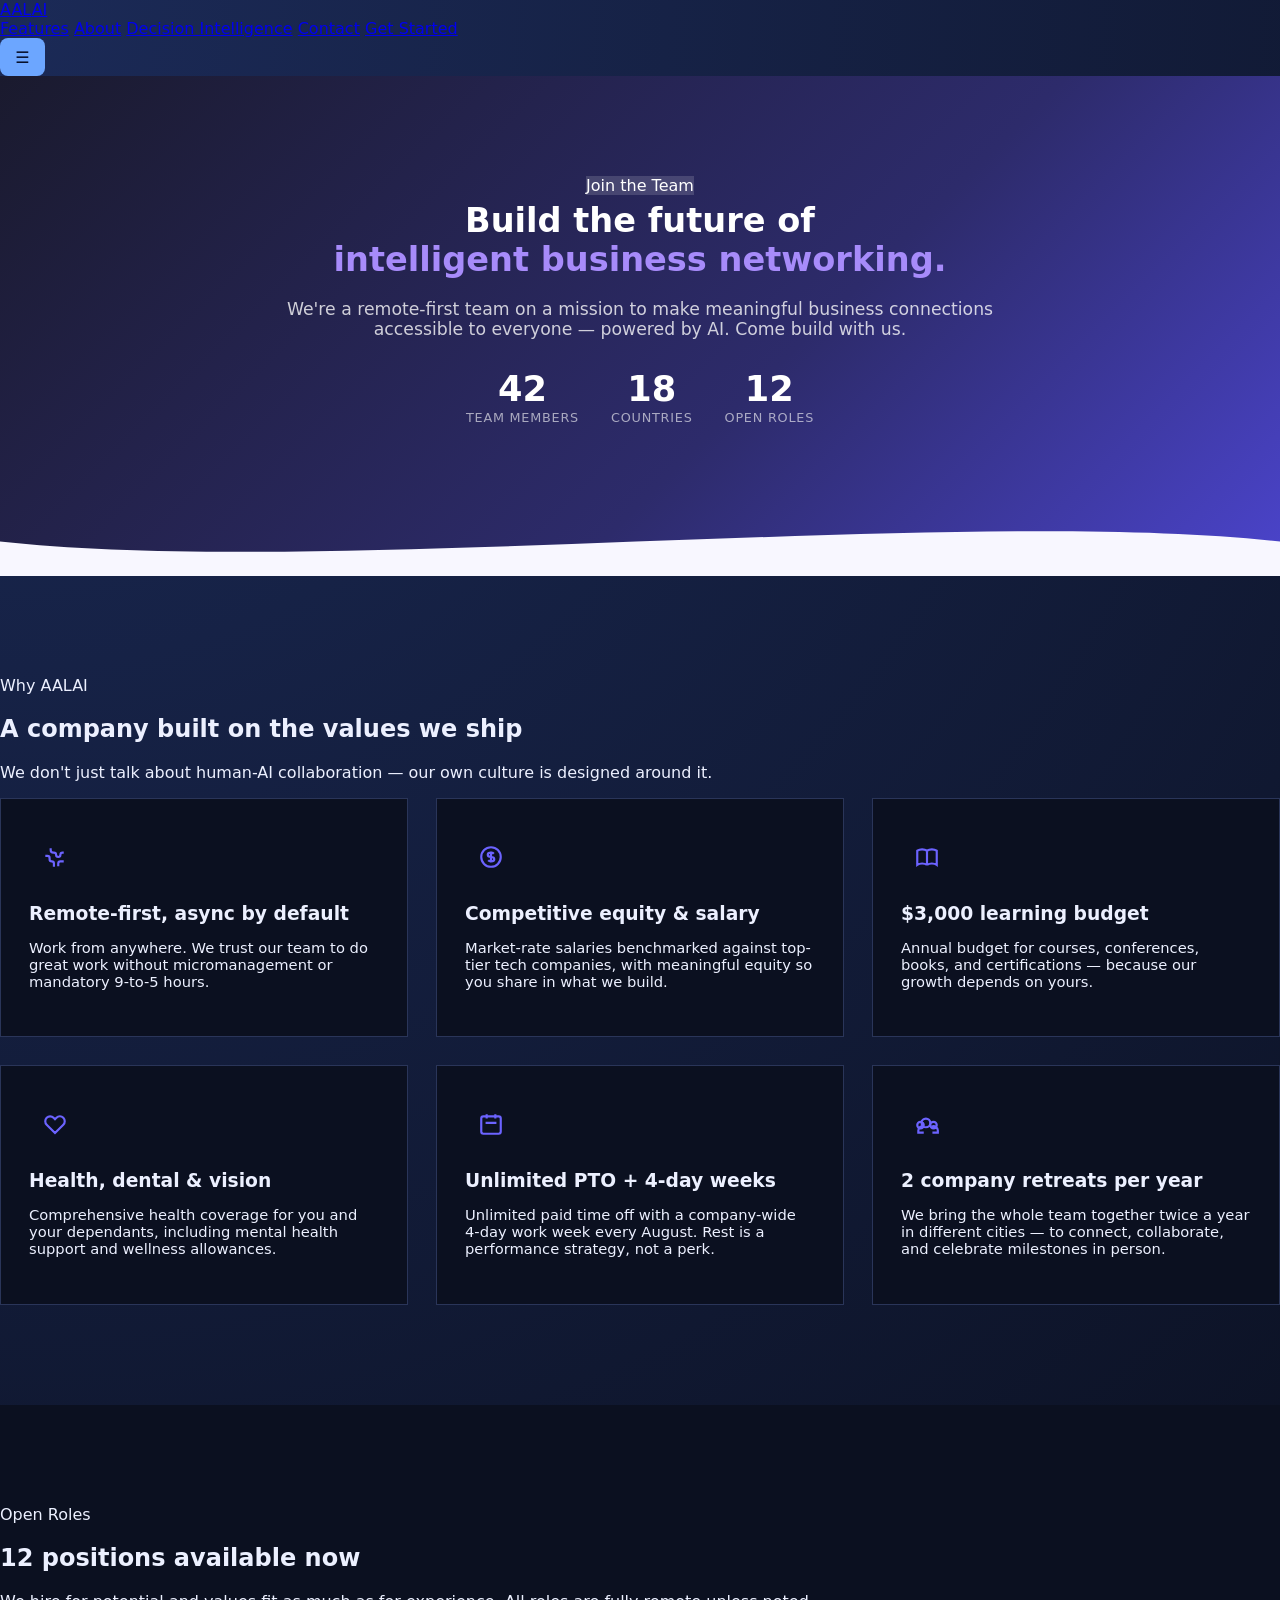
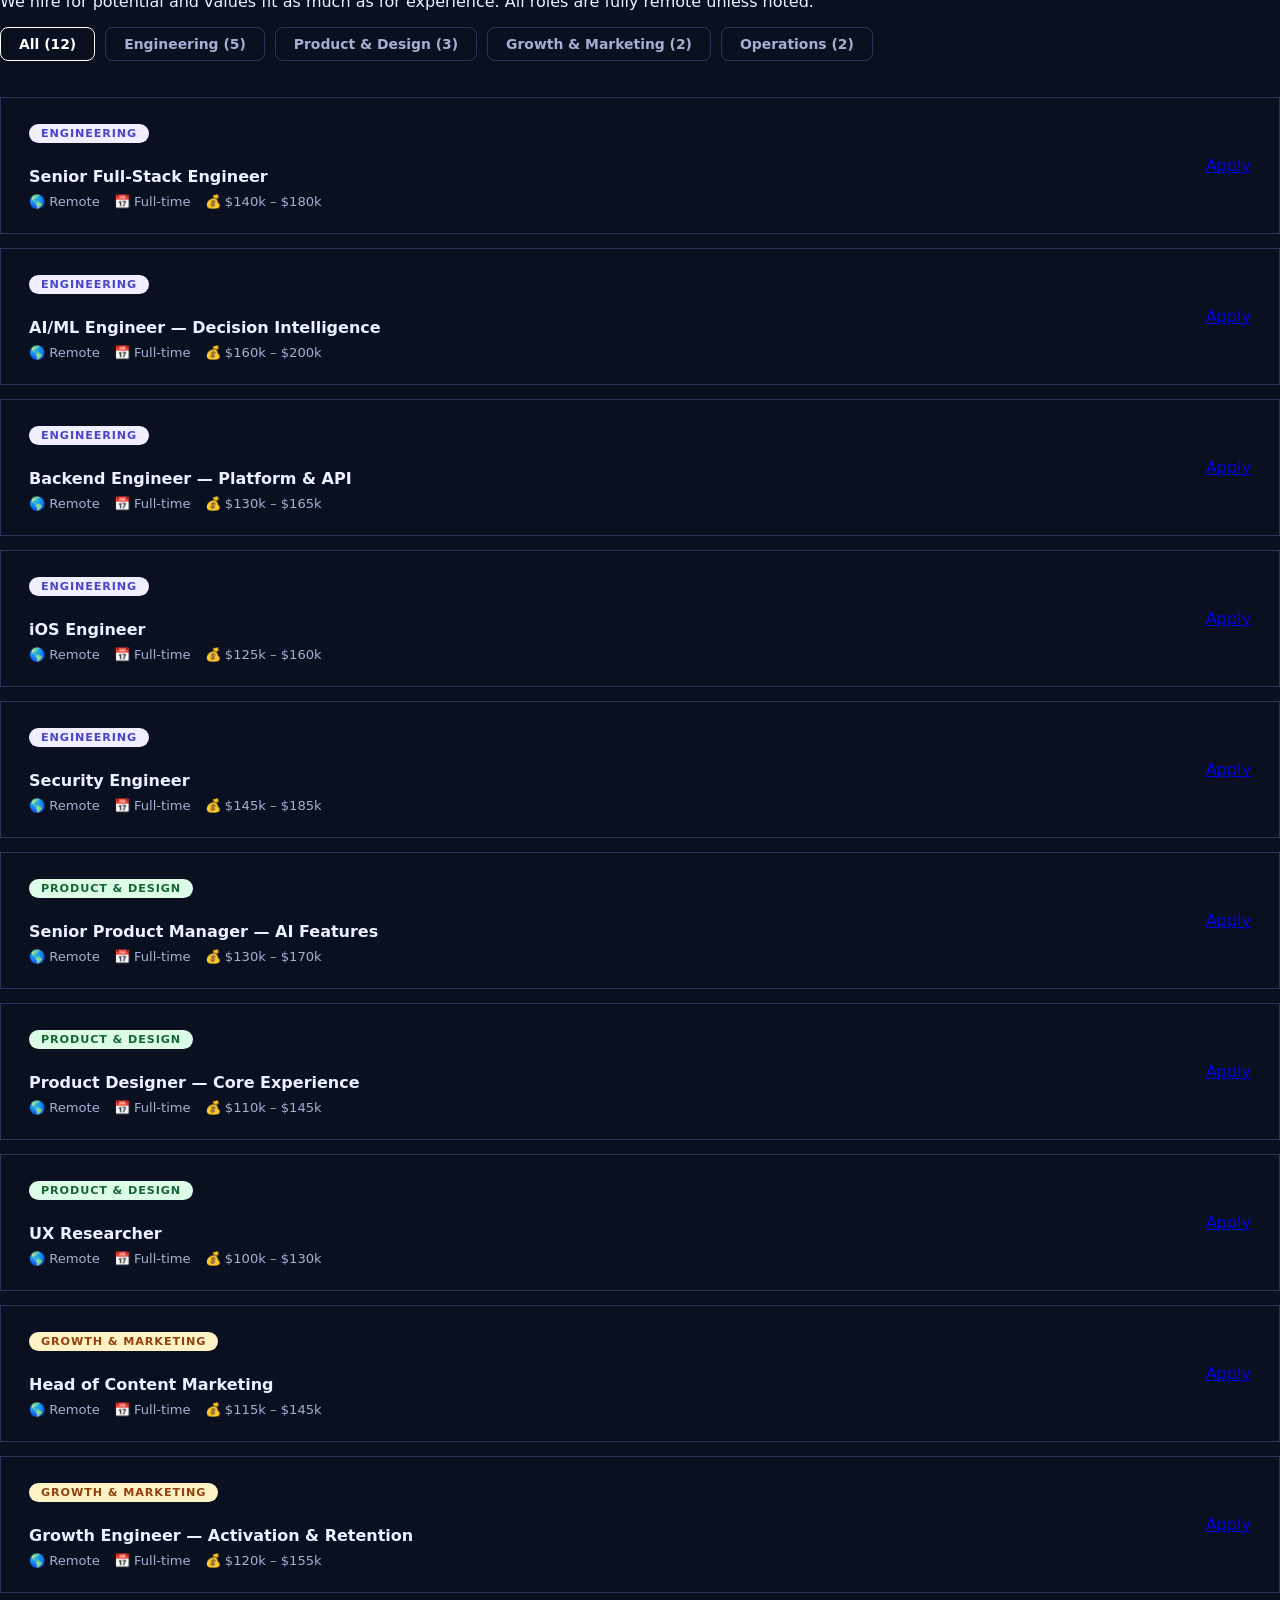
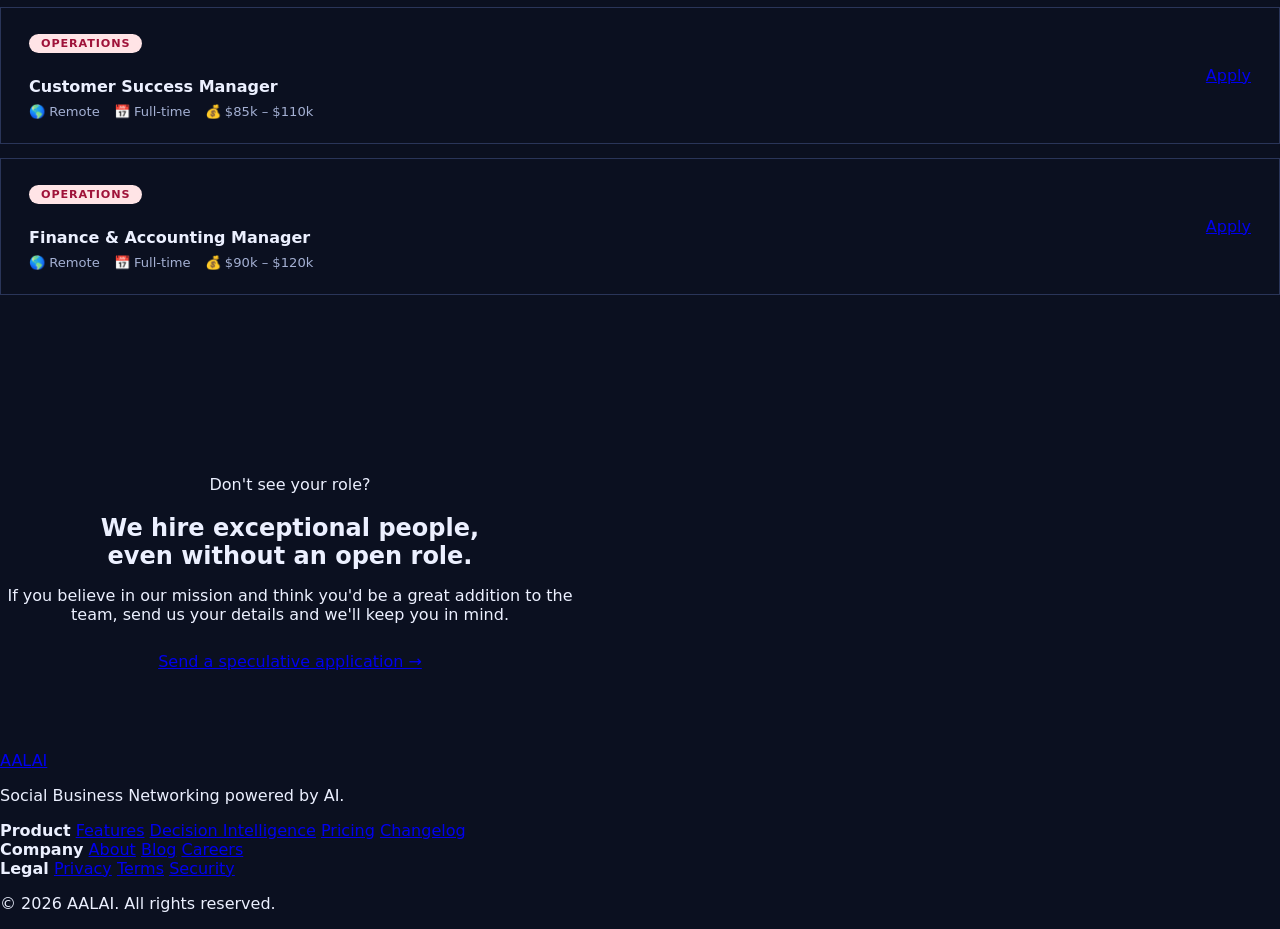
<file: careers.html>
<!DOCTYPE html>
<html lang="en">
<head>
  <meta charset="UTF-8" />
  <meta name="viewport" content="width=device-width, initial-scale=1.0" />
  <title>Careers — AALAI Social Business Networking</title>
  <link rel="stylesheet" href="style.css" />
  <link rel="stylesheet" href="careers.css" />
</head>
<body>

  <!-- NAV -->
  <header class="nav">
    <div class="container nav__inner">
      <a href="index.html" class="logo">AAL<span>AI</span></a>
      <nav class="nav__links">
        <a href="index.html#features">Features</a>
        <a href="about.html">About</a>
        <a href="decision-intelligence.html">Decision Intelligence</a>
        <a href="index.html#contact">Contact</a>
        <a href="index.html#contact" class="btn btn--sm">Get Started</a>
      </nav>
      <button class="nav__toggle" aria-label="Toggle menu">&#9776;</button>
    </div>
  </header>

  <!-- PAGE HERO -->
  <section class="page-hero">
    <div class="container page-hero__inner">
      <span class="badge">Join the Team</span>
      <h1>Build the future of<br /><span>intelligent business networking.</span></h1>
      <p>We're a remote-first team on a mission to make meaningful business connections accessible to everyone — powered by AI. Come build with us.</p>
      <div style="margin-top:32px;display:flex;gap:32px;justify-content:center;flex-wrap:wrap;">
        <div class="hero-stat"><strong>42</strong><span>Team members</span></div>
        <div class="hero-stat"><strong>18</strong><span>Countries</span></div>
        <div class="hero-stat"><strong>12</strong><span>Open roles</span></div>
      </div>
    </div>
    <div class="page-hero__wave">
      <svg viewBox="0 0 1440 80" xmlns="http://www.w3.org/2000/svg" preserveAspectRatio="none">
        <path d="M0,40 C360,80 1080,0 1440,40 L1440,80 L0,80 Z" fill="#f8f7ff"/>
      </svg>
    </div>
  </section>

  <!-- WHY AALAI -->
  <section class="why-us">
    <div class="container">
      <div class="section-header">
        <span class="badge">Why AALAI</span>
        <h2>A company built on the values we ship</h2>
        <p>We don't just talk about human-AI collaboration — our own culture is designed around it.</p>
      </div>
      <div class="perks-grid">
        <div class="perk-card">
          <div class="perk-icon">
            <svg width="26" height="26" fill="none" viewBox="0 0 24 24" stroke="#6c63ff" stroke-width="2">
              <path d="M3.055 11H5a2 2 0 012 2v1a2 2 0 002 2 2 2 0 012 2v2.945M8 3.935V5.5A2.5 2.5 0 0010.5 8h.5a2 2 0 012 2 2 2 0 104 0 2 2 0 012-2h1.064M15 20.488V18a2 2 0 012-2h3.064"/>
            </svg>
          </div>
          <h3>Remote-first, async by default</h3>
          <p>Work from anywhere. We trust our team to do great work without micromanagement or mandatory 9-to-5 hours.</p>
        </div>
        <div class="perk-card">
          <div class="perk-icon">
            <svg width="26" height="26" fill="none" viewBox="0 0 24 24" stroke="#6c63ff" stroke-width="2">
              <path d="M12 8c-1.657 0-3 .895-3 2s1.343 2 3 2 3 .895 3 2-1.343 2-3 2m0-8c1.11 0 2.08.402 2.599 1M12 8V7m0 1v8m0 0v1m0-1c-1.11 0-2.08-.402-2.599-1M21 12a9 9 0 11-18 0 9 9 0 0118 0z"/>
            </svg>
          </div>
          <h3>Competitive equity &amp; salary</h3>
          <p>Market-rate salaries benchmarked against top-tier tech companies, with meaningful equity so you share in what we build.</p>
        </div>
        <div class="perk-card">
          <div class="perk-icon">
            <svg width="26" height="26" fill="none" viewBox="0 0 24 24" stroke="#6c63ff" stroke-width="2">
              <path d="M12 6.253v13m0-13C10.832 5.477 9.246 5 7.5 5S4.168 5.477 3 6.253v13C4.168 18.477 5.754 18 7.5 18s3.332.477 4.5 1.253m0-13C13.168 5.477 14.754 5 16.5 5c1.747 0 3.332.477 4.5 1.253v13C19.832 18.477 18.247 18 16.5 18c-1.746 0-3.332.477-4.5 1.253"/>
            </svg>
          </div>
          <h3>$3,000 learning budget</h3>
          <p>Annual budget for courses, conferences, books, and certifications — because our growth depends on yours.</p>
        </div>
        <div class="perk-card">
          <div class="perk-icon">
            <svg width="26" height="26" fill="none" viewBox="0 0 24 24" stroke="#6c63ff" stroke-width="2">
              <path d="M4.318 6.318a4.5 4.5 0 000 6.364L12 20.364l7.682-7.682a4.5 4.5 0 00-6.364-6.364L12 7.636l-1.318-1.318a4.5 4.5 0 00-6.364 0z"/>
            </svg>
          </div>
          <h3>Health, dental &amp; vision</h3>
          <p>Comprehensive health coverage for you and your dependants, including mental health support and wellness allowances.</p>
        </div>
        <div class="perk-card">
          <div class="perk-icon">
            <svg width="26" height="26" fill="none" viewBox="0 0 24 24" stroke="#6c63ff" stroke-width="2">
              <path d="M8 7V3m8 4V3m-9 8h10M5 21h14a2 2 0 002-2V7a2 2 0 00-2-2H5a2 2 0 00-2 2v12a2 2 0 002 2z"/>
            </svg>
          </div>
          <h3>Unlimited PTO + 4-day weeks</h3>
          <p>Unlimited paid time off with a company-wide 4-day work week every August. Rest is a performance strategy, not a perk.</p>
        </div>
        <div class="perk-card">
          <div class="perk-icon">
            <svg width="26" height="26" fill="none" viewBox="0 0 24 24" stroke="#6c63ff" stroke-width="2">
              <path d="M17 20h5v-2a4 4 0 00-5.477-3.72M9 20H4v-2a4 4 0 015.477-3.72M15 11a4 4 0 10-8 0 4 4 0 008 0zm6 2a3 3 0 11-6 0 3 3 0 016 0zm-18 0a3 3 0 116 0 3 3 0 01-6 0z"/>
            </svg>
          </div>
          <h3>2 company retreats per year</h3>
          <p>We bring the whole team together twice a year in different cities — to connect, collaborate, and celebrate milestones in person.</p>
        </div>
      </div>
    </div>
  </section>

  <!-- OPEN ROLES -->
  <section class="open-roles">
    <div class="container">
      <div class="section-header">
        <span class="badge">Open Roles</span>
        <h2>12 positions available now</h2>
        <p>We hire for potential and values fit as much as for experience. All roles are fully remote unless noted.</p>
      </div>

      <!-- Filter tabs -->
      <div class="role-tabs" id="roleTabs">
        <button class="role-tab active" onclick="filterRoles('all', this)">All (12)</button>
        <button class="role-tab" onclick="filterRoles('engineering', this)">Engineering (5)</button>
        <button class="role-tab" onclick="filterRoles('product', this)">Product &amp; Design (3)</button>
        <button class="role-tab" onclick="filterRoles('growth', this)">Growth &amp; Marketing (2)</button>
        <button class="role-tab" onclick="filterRoles('operations', this)">Operations (2)</button>
      </div>

      <div class="roles-list" id="rolesList">

        <!-- Engineering -->
        <div class="role-card" data-dept="engineering">
          <div class="role-card__info">
            <div class="role-dept-badge" style="background:#f0eeff;color:#4b44cc;">Engineering</div>
            <h3>Senior Full-Stack Engineer</h3>
            <div class="role-meta">
              <span>&#127758; Remote</span>
              <span>&#128197; Full-time</span>
              <span>&#128176; $140k – $180k</span>
            </div>
          </div>
          <a href="index.html#contact" class="btn btn--ghost btn--sm">Apply</a>
        </div>

        <div class="role-card" data-dept="engineering">
          <div class="role-card__info">
            <div class="role-dept-badge" style="background:#f0eeff;color:#4b44cc;">Engineering</div>
            <h3>AI/ML Engineer — Decision Intelligence</h3>
            <div class="role-meta">
              <span>&#127758; Remote</span>
              <span>&#128197; Full-time</span>
              <span>&#128176; $160k – $200k</span>
            </div>
          </div>
          <a href="index.html#contact" class="btn btn--ghost btn--sm">Apply</a>
        </div>

        <div class="role-card" data-dept="engineering">
          <div class="role-card__info">
            <div class="role-dept-badge" style="background:#f0eeff;color:#4b44cc;">Engineering</div>
            <h3>Backend Engineer — Platform &amp; API</h3>
            <div class="role-meta">
              <span>&#127758; Remote</span>
              <span>&#128197; Full-time</span>
              <span>&#128176; $130k – $165k</span>
            </div>
          </div>
          <a href="index.html#contact" class="btn btn--ghost btn--sm">Apply</a>
        </div>

        <div class="role-card" data-dept="engineering">
          <div class="role-card__info">
            <div class="role-dept-badge" style="background:#f0eeff;color:#4b44cc;">Engineering</div>
            <h3>iOS Engineer</h3>
            <div class="role-meta">
              <span>&#127758; Remote</span>
              <span>&#128197; Full-time</span>
              <span>&#128176; $125k – $160k</span>
            </div>
          </div>
          <a href="index.html#contact" class="btn btn--ghost btn--sm">Apply</a>
        </div>

        <div class="role-card" data-dept="engineering">
          <div class="role-card__info">
            <div class="role-dept-badge" style="background:#f0eeff;color:#4b44cc;">Engineering</div>
            <h3>Security Engineer</h3>
            <div class="role-meta">
              <span>&#127758; Remote</span>
              <span>&#128197; Full-time</span>
              <span>&#128176; $145k – $185k</span>
            </div>
          </div>
          <a href="index.html#contact" class="btn btn--ghost btn--sm">Apply</a>
        </div>

        <!-- Product & Design -->
        <div class="role-card" data-dept="product">
          <div class="role-card__info">
            <div class="role-dept-badge" style="background:#dcfce7;color:#166534;">Product &amp; Design</div>
            <h3>Senior Product Manager — AI Features</h3>
            <div class="role-meta">
              <span>&#127758; Remote</span>
              <span>&#128197; Full-time</span>
              <span>&#128176; $130k – $170k</span>
            </div>
          </div>
          <a href="index.html#contact" class="btn btn--ghost btn--sm">Apply</a>
        </div>

        <div class="role-card" data-dept="product">
          <div class="role-card__info">
            <div class="role-dept-badge" style="background:#dcfce7;color:#166534;">Product &amp; Design</div>
            <h3>Product Designer — Core Experience</h3>
            <div class="role-meta">
              <span>&#127758; Remote</span>
              <span>&#128197; Full-time</span>
              <span>&#128176; $110k – $145k</span>
            </div>
          </div>
          <a href="index.html#contact" class="btn btn--ghost btn--sm">Apply</a>
        </div>

        <div class="role-card" data-dept="product">
          <div class="role-card__info">
            <div class="role-dept-badge" style="background:#dcfce7;color:#166534;">Product &amp; Design</div>
            <h3>UX Researcher</h3>
            <div class="role-meta">
              <span>&#127758; Remote</span>
              <span>&#128197; Full-time</span>
              <span>&#128176; $100k – $130k</span>
            </div>
          </div>
          <a href="index.html#contact" class="btn btn--ghost btn--sm">Apply</a>
        </div>

        <!-- Growth -->
        <div class="role-card" data-dept="growth">
          <div class="role-card__info">
            <div class="role-dept-badge" style="background:#fef3c7;color:#92400e;">Growth &amp; Marketing</div>
            <h3>Head of Content Marketing</h3>
            <div class="role-meta">
              <span>&#127758; Remote</span>
              <span>&#128197; Full-time</span>
              <span>&#128176; $115k – $145k</span>
            </div>
          </div>
          <a href="index.html#contact" class="btn btn--ghost btn--sm">Apply</a>
        </div>

        <div class="role-card" data-dept="growth">
          <div class="role-card__info">
            <div class="role-dept-badge" style="background:#fef3c7;color:#92400e;">Growth &amp; Marketing</div>
            <h3>Growth Engineer — Activation &amp; Retention</h3>
            <div class="role-meta">
              <span>&#127758; Remote</span>
              <span>&#128197; Full-time</span>
              <span>&#128176; $120k – $155k</span>
            </div>
          </div>
          <a href="index.html#contact" class="btn btn--ghost btn--sm">Apply</a>
        </div>

        <!-- Operations -->
        <div class="role-card" data-dept="operations">
          <div class="role-card__info">
            <div class="role-dept-badge" style="background:#ffe4e6;color:#9f1239;">Operations</div>
            <h3>Customer Success Manager</h3>
            <div class="role-meta">
              <span>&#127758; Remote</span>
              <span>&#128197; Full-time</span>
              <span>&#128176; $85k – $110k</span>
            </div>
          </div>
          <a href="index.html#contact" class="btn btn--ghost btn--sm">Apply</a>
        </div>

        <div class="role-card" data-dept="operations">
          <div class="role-card__info">
            <div class="role-dept-badge" style="background:#ffe4e6;color:#9f1239;">Operations</div>
            <h3>Finance &amp; Accounting Manager</h3>
            <div class="role-meta">
              <span>&#127758; Remote</span>
              <span>&#128197; Full-time</span>
              <span>&#128176; $90k – $120k</span>
            </div>
          </div>
          <a href="index.html#contact" class="btn btn--ghost btn--sm">Apply</a>
        </div>

      </div>
    </div>
  </section>

  <!-- CTA -->
  <section style="background:var(--bg);padding:80px 0;">
    <div class="container" style="text-align:center;max-width:580px;">
      <span class="badge">Don't see your role?</span>
      <h2 style="margin-bottom:14px;">We hire exceptional people,<br/>even without an open role.</h2>
      <p style="margin-bottom:28px;font-size:1rem;">If you believe in our mission and think you'd be a great addition to the team, send us your details and we'll keep you in mind.</p>
      <a href="index.html#contact" class="btn btn--primary">Send a speculative application &#8594;</a>
    </div>
  </section>

  <!-- FOOTER -->
  <footer class="footer">
    <div class="container footer__inner">
      <div class="footer__brand">
        <a href="index.html" class="logo">AAL<span>AI</span></a>
        <p>Social Business Networking powered by AI.</p>
      </div>
      <div class="footer__links">
        <div>
          <strong>Product</strong>
          <a href="index.html#features">Features</a>
          <a href="decision-intelligence.html">Decision Intelligence</a>
          <a href="pricing.html">Pricing</a>
          <a href="#">Changelog</a>
        </div>
        <div>
          <strong>Company</strong>
          <a href="about.html">About</a>
          <a href="blog.html">Blog</a>
          <a href="careers.html">Careers</a>
        </div>
        <div>
          <strong>Legal</strong>
          <a href="privacy.html">Privacy</a>
          <a href="privacy.html#terms">Terms</a>
          <a href="#">Security</a>
        </div>
      </div>
    </div>
    <div class="footer__bottom">
      <div class="container">
        <p>&copy; 2026 AALAI. All rights reserved.</p>
      </div>
    </div>
  </footer>

  <script src="main.js"></script>
  <script>
    function filterRoles(dept, btn) {
      document.querySelectorAll('.role-tab').forEach(t => t.classList.remove('active'));
      btn.classList.add('active');
      document.querySelectorAll('.role-card').forEach(card => {
        if (dept === 'all' || card.dataset.dept === dept) {
          card.style.display = '';
        } else {
          card.style.display = 'none';
        }
      });
    }
  </script>
</body>
</html>
</file>
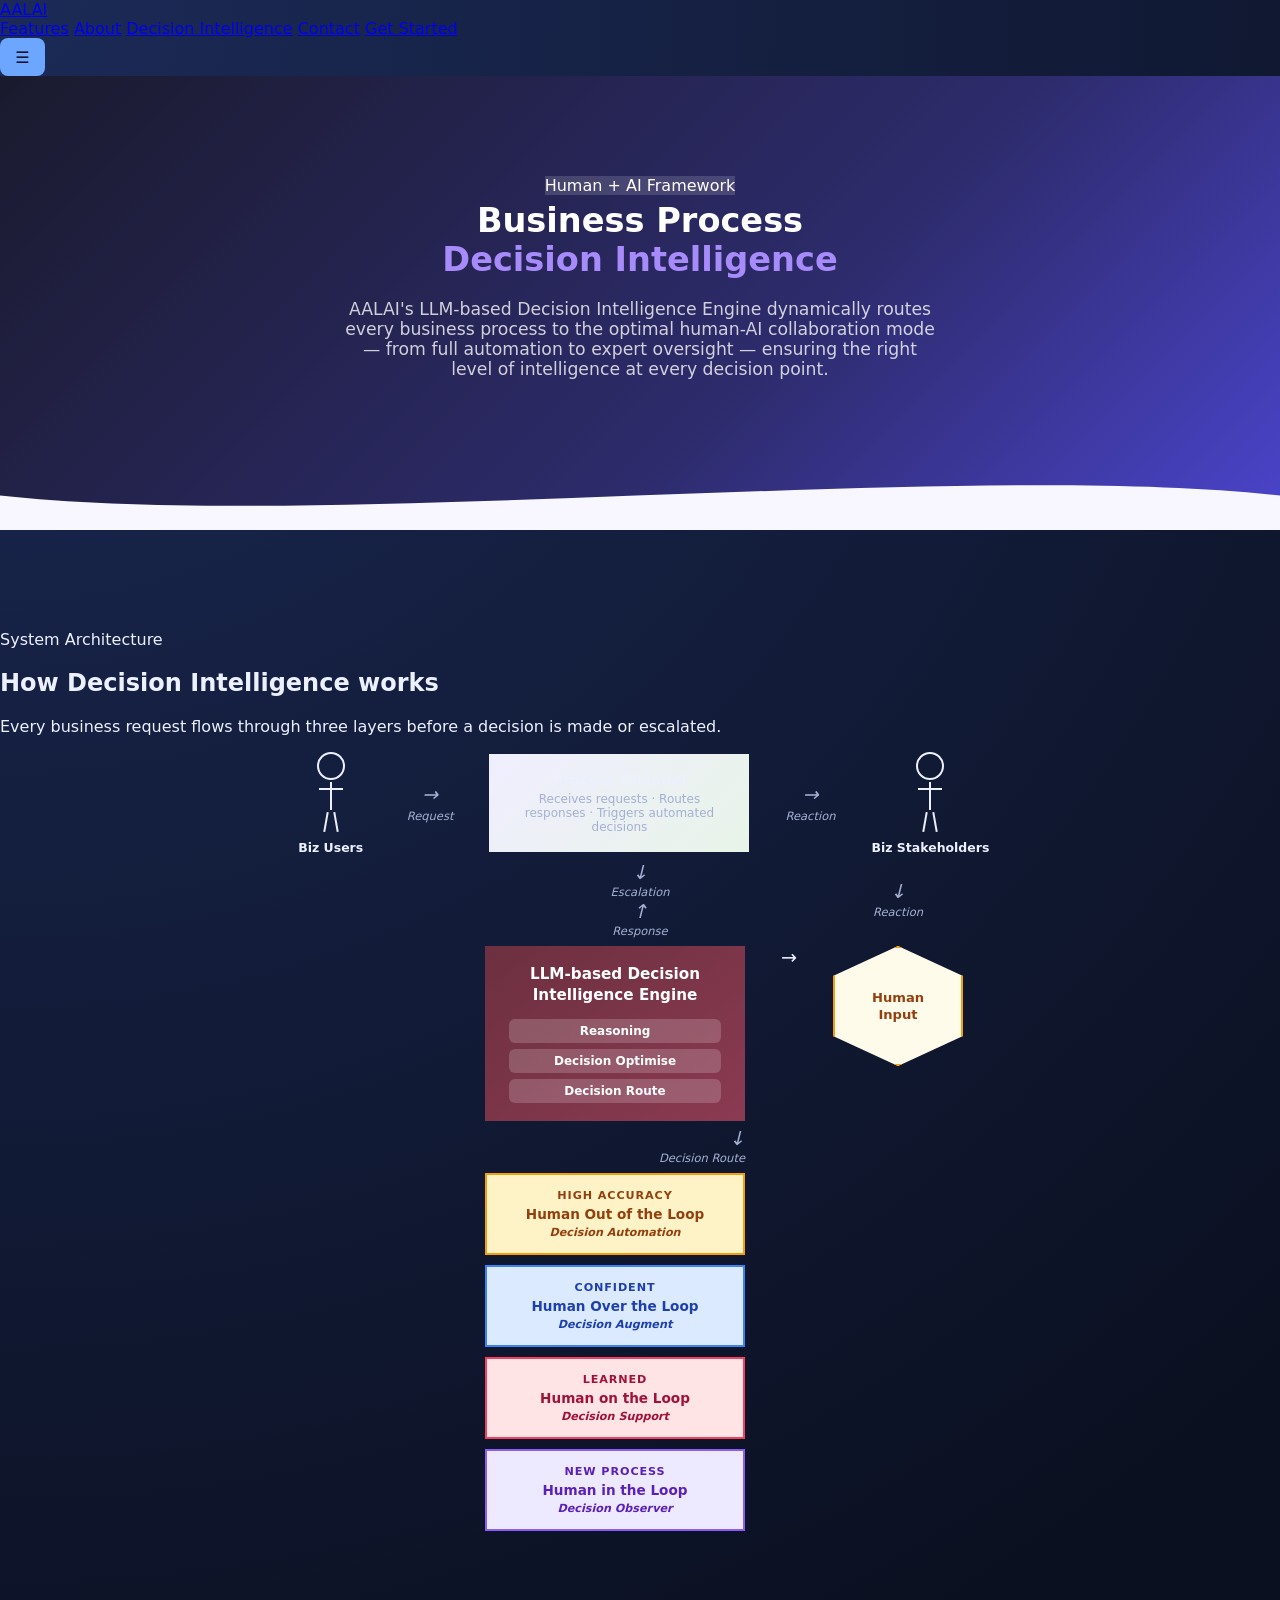
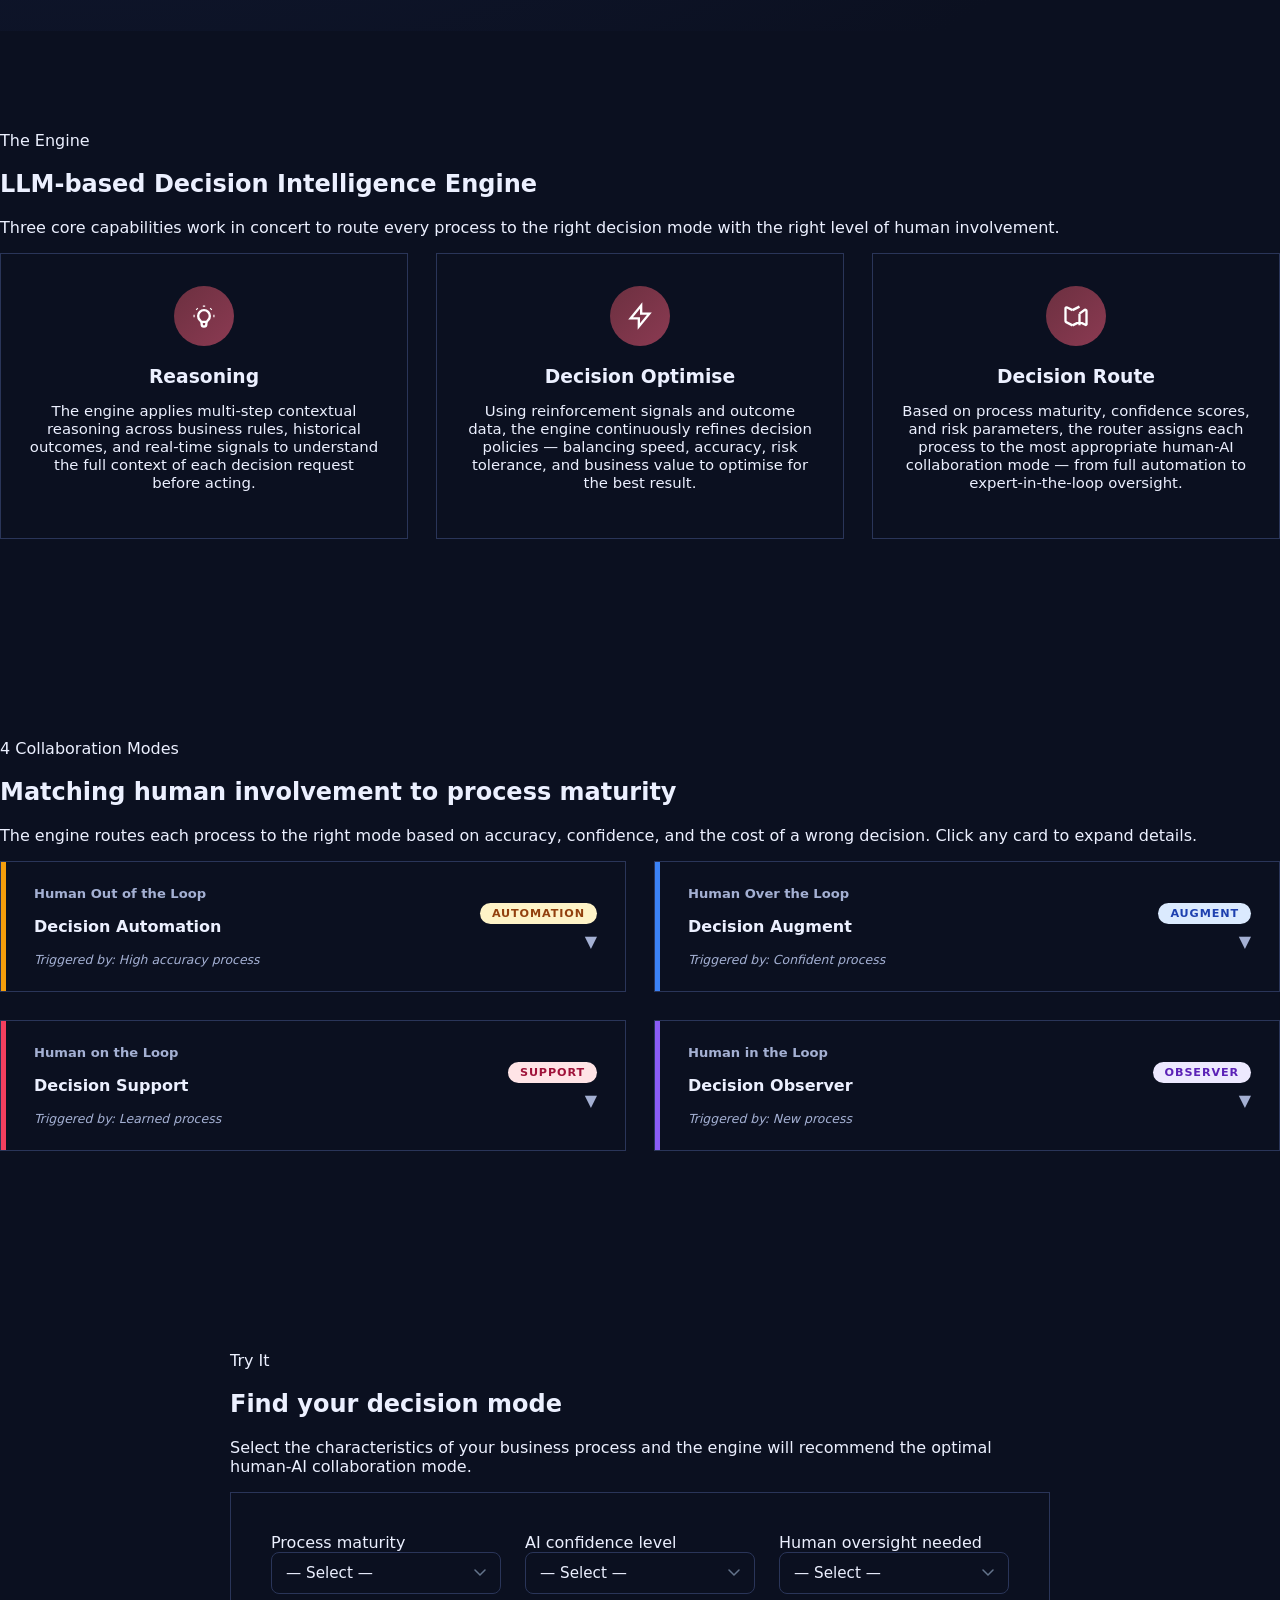
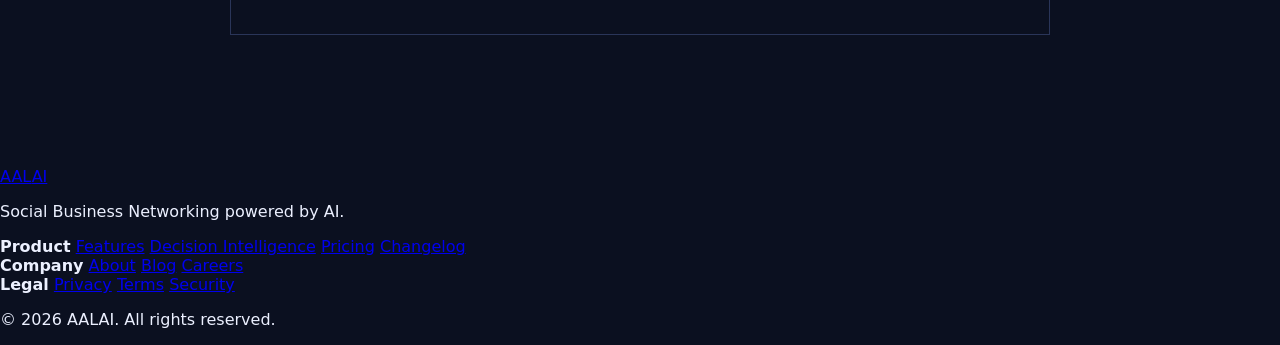
<file: decision-intelligence.html>
<!DOCTYPE html>
<html lang="en">
<head>
  <meta charset="UTF-8" />
  <meta name="viewport" content="width=device-width, initial-scale=1.0" />
  <title>Decision Intelligence — AALAI Social Business Networking</title>
  <link rel="stylesheet" href="style.css" />
  <link rel="stylesheet" href="decision-intelligence.css" />
</head>
<body>

  <!-- NAV -->
  <header class="nav">
    <div class="container nav__inner">
      <a href="index.html" class="logo">AAL<span>AI</span></a>
      <nav class="nav__links">
        <a href="index.html#features">Features</a>
        <a href="about.html">About</a>
        <a href="decision-intelligence.html" class="active">Decision Intelligence</a>
        <a href="index.html#contact">Contact</a>
        <a href="index.html#contact" class="btn btn--sm">Get Started</a>
      </nav>
      <button class="nav__toggle" aria-label="Toggle menu">&#9776;</button>
    </div>
  </header>

  <!-- PAGE HERO -->
  <section class="page-hero">
    <div class="container page-hero__inner">
      <span class="badge">Human + AI Framework</span>
      <h1>Business Process<br /><span>Decision Intelligence</span></h1>
      <p>
        AALAI's LLM-based Decision Intelligence Engine dynamically routes every business process
        to the optimal human-AI collaboration mode — from full automation to expert oversight —
        ensuring the right level of intelligence at every decision point.
      </p>
    </div>
    <div class="page-hero__wave">
      <svg viewBox="0 0 1440 80" xmlns="http://www.w3.org/2000/svg" preserveAspectRatio="none">
        <path d="M0,40 C360,80 1080,0 1440,40 L1440,80 L0,80 Z" fill="#f8f7ff"/>
      </svg>
    </div>
  </section>

  <!-- FLOW OVERVIEW -->
  <section class="flow-section">
    <div class="container">
      <div class="section-header">
        <span class="badge">System Architecture</span>
        <h2>How Decision Intelligence works</h2>
        <p>Every business request flows through three layers before a decision is made or escalated.</p>
      </div>

      <div class="flow-diagram">
        <!-- Row 1: Actors + Channel -->
        <div class="flow-row" style="gap: 24px; margin-bottom: 0;">
          <!-- Biz User actor -->
          <div class="actor" style="min-width:80px;">
            <div class="actor__figure">
              <div class="actor__head"></div>
              <div class="actor__body" style="position:relative;">
                <div class="actor__arms"></div>
              </div>
              <div class="actor__legs">
                <div class="actor__leg"></div>
                <div class="actor__leg" style="transform:rotate(-10deg)"></div>
              </div>
            </div>
            <span>Biz Users</span>
          </div>

          <div class="flow-arrow">
            <span>&#8594;</span>
            <div>Request</div>
          </div>

          <div class="flow-box flow-box--channel" style="flex:1; max-width:260px;">
            <strong>Process Channel</strong>
            <div style="font-size:0.75rem;color:var(--muted);font-weight:400;margin-top:4px;">Receives requests · Routes responses · Triggers automated decisions</div>
          </div>

          <div class="flow-arrow">
            <span>&#8594;</span>
            <div>Reaction</div>
          </div>

          <!-- Biz Stakeholders actor -->
          <div class="actor" style="min-width:80px;">
            <div class="actor__figure">
              <div class="actor__head"></div>
              <div class="actor__body" style="position:relative;">
                <div class="actor__arms"></div>
              </div>
              <div class="actor__legs">
                <div class="actor__leg"></div>
                <div class="actor__leg" style="transform:rotate(-10deg)"></div>
              </div>
            </div>
            <span>Biz Stakeholders</span>
          </div>
        </div>

        <!-- Row 2: vertical arrows down -->
        <div class="flow-row" style="gap: 24px; margin: 0;">
          <div style="min-width:80px;"></div>
          <div style="width:40px;"></div>
          <div style="flex:1;max-width:260px;display:flex;justify-content:center;">
            <div class="flow-arrow-v">
              <span>&#8595;</span>
              <div>Escalation</div>
              <span>&#8593;</span>
              <div>Response</div>
            </div>
          </div>
          <div style="width:40px;"></div>
          <div style="min-width:80px;display:flex;justify-content:center;">
            <div class="flow-arrow-v">
              <span>&#8595;</span>
              <div>Reaction</div>
            </div>
          </div>
        </div>

        <!-- Row 3: LLM Engine + Human Input side by side -->
        <div class="flow-row" style="gap: 24px; align-items: flex-start; margin-bottom: 0;">
          <div style="min-width:80px;"></div>
          <div style="width:40px;"></div>
          <div style="flex:1;max-width:260px;">
            <div class="flow-box flow-box--engine" style="width:100%;">
              <div style="font-size:0.95rem;font-weight:700;margin-bottom:12px;line-height:1.4;">LLM-based Decision<br/>Intelligence Engine</div>
              <div style="display:flex;flex-direction:column;gap:6px;">
                <div style="background:rgba(255,255,255,0.18);border-radius:6px;padding:5px 10px;font-size:0.75rem;">Reasoning</div>
                <div style="background:rgba(255,255,255,0.18);border-radius:6px;padding:5px 10px;font-size:0.75rem;">Decision Optimise</div>
                <div style="background:rgba(255,255,255,0.18);border-radius:6px;padding:5px 10px;font-size:0.75rem;">Decision Route</div>
              </div>
            </div>
          </div>
          <div style="width:40px;display:flex;align-items:center;justify-content:center;">
            <div style="font-size:1.2rem;color:var(--primary);">&#8594;</div>
          </div>
          <div style="min-width:130px;display:flex;justify-content:center;">
            <div class="human-input">Human<br/>Input</div>
          </div>
        </div>

        <!-- Row 4: Decision Mode routing arrow -->
        <div class="flow-row" style="gap: 24px; margin: 0;">
          <div style="min-width:80px;"></div>
          <div style="width:40px;"></div>
          <div style="flex:1;max-width:260px;display:flex;justify-content:flex-end;">
            <div class="flow-arrow-v" style="align-items:flex-end;">
              <span>&#8595;</span>
              <div>Decision Route</div>
            </div>
          </div>
          <div style="width:40px;"></div>
          <div style="min-width:130px;"></div>
        </div>

        <!-- Row 5: Decision Modes stack -->
        <div class="flow-row" style="gap: 24px; align-items: flex-start;">
          <div style="min-width:80px;"></div>
          <div style="width:40px;"></div>
          <div style="flex:1;max-width:260px;">
            <div class="flow-modes-stack">
              <div class="flow-box flow-box--mode" style="background:#fef3c7;border:2px solid #f59e0b;color:#92400e;">
                <div style="font-size:0.7rem;font-weight:700;text-transform:uppercase;letter-spacing:0.08em;margin-bottom:4px;">High Accuracy</div>
                Human Out of the Loop
                <div style="font-size:0.7rem;margin-top:4px;font-style:italic;">Decision Automation</div>
              </div>
              <div class="flow-box flow-box--mode" style="background:#dbeafe;border:2px solid #3b82f6;color:#1e40af;">
                <div style="font-size:0.7rem;font-weight:700;text-transform:uppercase;letter-spacing:0.08em;margin-bottom:4px;">Confident</div>
                Human Over the Loop
                <div style="font-size:0.7rem;margin-top:4px;font-style:italic;">Decision Augment</div>
              </div>
              <div class="flow-box flow-box--mode" style="background:#ffe4e6;border:2px solid #f43f5e;color:#9f1239;">
                <div style="font-size:0.7rem;font-weight:700;text-transform:uppercase;letter-spacing:0.08em;margin-bottom:4px;">Learned</div>
                Human on the Loop
                <div style="font-size:0.7rem;margin-top:4px;font-style:italic;">Decision Support</div>
              </div>
              <div class="flow-box flow-box--mode" style="background:#ede9fe;border:2px solid #8b5cf6;color:#5b21b6;">
                <div style="font-size:0.7rem;font-weight:700;text-transform:uppercase;letter-spacing:0.08em;margin-bottom:4px;">New Process</div>
                Human in the Loop
                <div style="font-size:0.7rem;margin-top:4px;font-style:italic;">Decision Observer</div>
              </div>
            </div>
          </div>
          <div style="width:40px;"></div>
          <div style="min-width:130px;"></div>
        </div>
      </div>
    </div>
  </section>

  <!-- LLM ENGINE CAPABILITIES -->
  <section class="engine-section">
    <div class="container">
      <div class="section-header">
        <span class="badge">The Engine</span>
        <h2>LLM-based Decision Intelligence Engine</h2>
        <p>Three core capabilities work in concert to route every process to the right decision mode with the right level of human involvement.</p>
      </div>
      <div class="engine-cards">

        <div class="engine-card">
          <div class="engine-card__icon">
            <svg width="28" height="28" fill="none" viewBox="0 0 24 24" stroke="#fff" stroke-width="2">
              <path d="M9.663 17h4.673M12 3v1m6.364 1.636l-.707.707M21 12h-1M4 12H3m3.343-5.657l-.707-.707m2.828 9.9a5 5 0 117.072 0l-.548.547A3.374 3.374 0 0014 18.469V19a2 2 0 11-4 0v-.531c0-.895-.356-1.754-.988-2.386l-.548-.547z"/>
            </svg>
          </div>
          <h3>Reasoning</h3>
          <p>The engine applies multi-step contextual reasoning across business rules, historical outcomes, and real-time signals to understand the full context of each decision request before acting.</p>
        </div>

        <div class="engine-card">
          <div class="engine-card__icon">
            <svg width="28" height="28" fill="none" viewBox="0 0 24 24" stroke="#fff" stroke-width="2">
              <path d="M13 10V3L4 14h7v7l9-11h-7z"/>
            </svg>
          </div>
          <h3>Decision Optimise</h3>
          <p>Using reinforcement signals and outcome data, the engine continuously refines decision policies — balancing speed, accuracy, risk tolerance, and business value to optimise for the best result.</p>
        </div>

        <div class="engine-card">
          <div class="engine-card__icon">
            <svg width="28" height="28" fill="none" viewBox="0 0 24 24" stroke="#fff" stroke-width="2">
              <path d="M9 20l-5.447-2.724A1 1 0 013 16.382V5.618a1 1 0 011.447-.894L9 7m0 13l6-3m-6-10l6-3m0 13l5.447 2.724A1 1 0 0021 18.382V7.618a1 1 0 00-1.447-.894L15 10m0 10V10"/>
            </svg>
          </div>
          <h3>Decision Route</h3>
          <p>Based on process maturity, confidence scores, and risk parameters, the router assigns each process to the most appropriate human-AI collaboration mode — from full automation to expert-in-the-loop oversight.</p>
        </div>

      </div>
    </div>
  </section>

  <!-- DECISION MODES -->
  <section class="modes">
    <div class="container">
      <div class="section-header">
        <span class="badge">4 Collaboration Modes</span>
        <h2>Matching human involvement to process maturity</h2>
        <p>The engine routes each process to the right mode based on accuracy, confidence, and the cost of a wrong decision. Click any card to expand details.</p>
      </div>
      <div class="modes-grid">

        <!-- Mode 1: Human Out of the Loop -->
        <div class="mode-card mode--automation" id="mode-automation">
          <div class="mode-card__header" onclick="toggleMode('mode-automation')">
            <div class="mode-card__left">
              <div>
                <div class="mode-loop-label">Human Out of the Loop</div>
                <h3>Decision Automation</h3>
                <div class="mode-card__trigger">Triggered by: High accuracy process</div>
              </div>
            </div>
            <div style="display:flex;flex-direction:column;align-items:flex-end;gap:8px;">
              <span class="mode-badge">Automation</span>
              <span class="mode-card__chevron">&#9660;</span>
            </div>
          </div>
          <div class="mode-card__body">
            <p>
              The AI acts fully autonomously. Decisions are made and executed without human review.
              This mode is reserved for processes with a long, validated track record of high-accuracy
              outcomes where the cost of delay exceeds the risk of error.
            </p>
            <div class="mode-example">
              <strong>Example use case</strong>
              Automated invoice matching and payment approval for established vendor relationships
              with a 99%+ historical accuracy rate — no human sign-off required.
            </div>
          </div>
        </div>

        <!-- Mode 2: Human Over the Loop -->
        <div class="mode-card mode--augment" id="mode-augment">
          <div class="mode-card__header" onclick="toggleMode('mode-augment')">
            <div class="mode-card__left">
              <div>
                <div class="mode-loop-label">Human Over the Loop</div>
                <h3>Decision Augment</h3>
                <div class="mode-card__trigger">Triggered by: Confident process</div>
              </div>
            </div>
            <div style="display:flex;flex-direction:column;align-items:flex-end;gap:8px;">
              <span class="mode-badge">Augment</span>
              <span class="mode-card__chevron">&#9660;</span>
            </div>
          </div>
          <div class="mode-card__body">
            <p>
              The AI provides predictions, suggestions, or analysis that a human supervisor reviews
              at a high level. The human retains final authority but relies on AI-generated insights
              to act faster and with greater confidence.
            </p>
            <div class="mode-example">
              <strong>Example use case</strong>
              AI surfaces deal risk scores and recommended contract terms for a sales director to
              approve or override before a proposal is sent — reducing review time by 70%.
            </div>
          </div>
        </div>

        <!-- Mode 3: Human on the Loop -->
        <div class="mode-card mode--support" id="mode-support">
          <div class="mode-card__header" onclick="toggleMode('mode-support')">
            <div class="mode-card__left">
              <div>
                <div class="mode-loop-label">Human on the Loop</div>
                <h3>Decision Support</h3>
                <div class="mode-card__trigger">Triggered by: Learned process</div>
              </div>
            </div>
            <div style="display:flex;flex-direction:column;align-items:flex-end;gap:8px;">
              <span class="mode-badge">Support</span>
              <span class="mode-card__chevron">&#9660;</span>
            </div>
          </div>
          <div class="mode-card__body">
            <p>
              The AI organises data, visualises options, or suggests possible alternatives to help
              a human make a well-informed decision. The human is actively in control; the AI acts
              as a highly capable analyst and advisor.
            </p>
            <div class="mode-example">
              <strong>Example use case</strong>
              AI aggregates market data, customer feedback, and competitor pricing into a structured
              comparison dashboard that a product manager uses to set the final pricing strategy.
            </div>
          </div>
        </div>

        <!-- Mode 4: Human in the Loop -->
        <div class="mode-card mode--observer" id="mode-observer">
          <div class="mode-card__header" onclick="toggleMode('mode-observer')">
            <div class="mode-card__left">
              <div>
                <div class="mode-loop-label">Human in the Loop</div>
                <h3>Decision Observer</h3>
                <div class="mode-card__trigger">Triggered by: New process</div>
              </div>
            </div>
            <div style="display:flex;flex-direction:column;align-items:flex-end;gap:8px;">
              <span class="mode-badge">Observer</span>
              <span class="mode-card__chevron">&#9660;</span>
            </div>
          </div>
          <div class="mode-card__body">
            <p>
              The human is fully in control and makes every decision. The AI observes interactions,
              captures patterns, and begins building the knowledge base needed to graduate this
              process toward higher automation over time.
            </p>
            <div class="mode-example">
              <strong>Example use case</strong>
              A newly launched partner onboarding workflow is handled entirely by the partnerships
              team while the AI logs decision patterns — preparing for future Decision Support mode.
            </div>
          </div>
        </div>

      </div>
    </div>
  </section>

  <!-- INTERACTIVE CLASSIFIER -->
  <section class="classifier">
    <div class="container classifier__inner">
      <div class="section-header">
        <span class="badge">Try It</span>
        <h2>Find your decision mode</h2>
        <p>Select the characteristics of your business process and the engine will recommend the optimal human-AI collaboration mode.</p>
      </div>

      <div class="classifier-form">
        <div class="form-group">
          <label for="maturity">Process maturity</label>
          <select id="maturity" onchange="classify()">
            <option value="">— Select —</option>
            <option value="new">New process (no history)</option>
            <option value="learning">Learning (some history)</option>
            <option value="established">Established (good track record)</option>
            <option value="optimized">Optimized (high accuracy)</option>
          </select>
        </div>
        <div class="form-group">
          <label for="confidence">AI confidence level</label>
          <select id="confidence" onchange="classify()">
            <option value="">— Select —</option>
            <option value="low">Low (&lt; 60%)</option>
            <option value="medium">Medium (60–80%)</option>
            <option value="high">High (80–95%)</option>
            <option value="very-high">Very high (&gt; 95%)</option>
          </select>
        </div>
        <div class="form-group">
          <label for="oversight">Human oversight needed</label>
          <select id="oversight" onchange="classify()">
            <option value="">— Select —</option>
            <option value="critical">Critical (errors are costly)</option>
            <option value="advisory">Advisory (review recommended)</option>
            <option value="monitoring">Monitoring (spot-checks only)</option>
            <option value="none">None (fully trusted)</option>
          </select>
        </div>
      </div>

      <div class="classifier-result" id="classifierResult">
        <div class="classifier-result__mode" id="resultMode"></div>
        <h3 id="resultTitle"></h3>
        <span class="result-label" id="resultLabel"></span>
        <p id="resultDesc"></p>
      </div>
    </div>
  </section>

  <!-- FOOTER -->
  <footer class="footer">
    <div class="container footer__inner">
      <div class="footer__brand">
        <a href="index.html" class="logo">AAL<span>AI</span></a>
        <p>Social Business Networking powered by AI.</p>
      </div>
      <div class="footer__links">
        <div>
          <strong>Product</strong>
          <a href="index.html#features">Features</a>
          <a href="decision-intelligence.html">Decision Intelligence</a>
          <a href="pricing.html">Pricing</a>
          <a href="#">Changelog</a>
        </div>
        <div>
          <strong>Company</strong>
          <a href="about.html">About</a>
          <a href="blog.html">Blog</a>
          <a href="careers.html">Careers</a>
        </div>
        <div>
          <strong>Legal</strong>
          <a href="privacy.html">Privacy</a>
          <a href="privacy.html#terms">Terms</a>
          <a href="#">Security</a>
        </div>
      </div>
    </div>
    <div class="footer__bottom">
      <div class="container">
        <p>&copy; 2026 AALAI. All rights reserved.</p>
      </div>
    </div>
  </footer>

  <script src="main.js"></script>
  <script>
    function toggleMode(id) {
      const card = document.getElementById(id);
      card.classList.toggle('open');
    }

    const modes = {
      automation: {
        cls: 'result--automation',
        modeLabel: 'Human Out of the Loop',
        title: 'Decision Automation',
        label: 'Full Automation',
        desc: 'Your process has a strong track record and very high AI confidence with minimal oversight required. The engine will act autonomously — executing decisions end-to-end without human review, and flagging only anomalies that fall outside defined thresholds.'
      },
      augment: {
        cls: 'result--augment',
        modeLabel: 'Human Over the Loop',
        title: 'Decision Augment',
        label: 'AI-Augmented',
        desc: 'The AI will provide predictions, risk scores, and recommended actions. A human supervisor reviews these at a high level before approving or overriding. This balances speed with accountability — ideal for confident but business-critical decisions.'
      },
      support: {
        cls: 'result--support',
        modeLabel: 'Human on the Loop',
        title: 'Decision Support',
        label: 'Human Supported',
        desc: 'The AI organises data, visualises your options, and surfaces possible alternatives to inform a human decision-maker. The human is fully in control; the AI acts as a powerful analyst. This mode works well for processes still building their accuracy record.'
      },
      observer: {
        cls: 'result--observer',
        modeLabel: 'Human in the Loop',
        title: 'Decision Observer',
        label: 'Human Controlled',
        desc: 'This is a new or critical process requiring full human ownership at every step. The AI observes, logs patterns, and begins learning from each decision made. Over time, as confidence builds, the engine will propose graduating this process to Decision Support.'
      }
    };

    function classify() {
      const maturity = document.getElementById('maturity').value;
      const confidence = document.getElementById('confidence').value;
      const oversight = document.getElementById('oversight').value;

      if (!maturity || !confidence || !oversight) return;

      let score = 0;
      if (maturity === 'optimized') score += 3;
      else if (maturity === 'established') score += 2;
      else if (maturity === 'learning') score += 1;

      if (confidence === 'very-high') score += 3;
      else if (confidence === 'high') score += 2;
      else if (confidence === 'medium') score += 1;

      if (oversight === 'none') score += 3;
      else if (oversight === 'monitoring') score += 2;
      else if (oversight === 'advisory') score += 1;

      let mode;
      if (score >= 8) mode = modes.automation;
      else if (score >= 5) mode = modes.augment;
      else if (score >= 3) mode = modes.support;
      else mode = modes.observer;

      const result = document.getElementById('classifierResult');
      result.className = 'classifier-result visible ' + mode.cls;
      document.getElementById('resultMode').textContent = mode.modeLabel;
      document.getElementById('resultTitle').textContent = mode.title;
      document.getElementById('resultLabel').textContent = mode.label;
      document.getElementById('resultDesc').textContent = mode.desc;
    }
  </script>
</body>
</html>
</file>
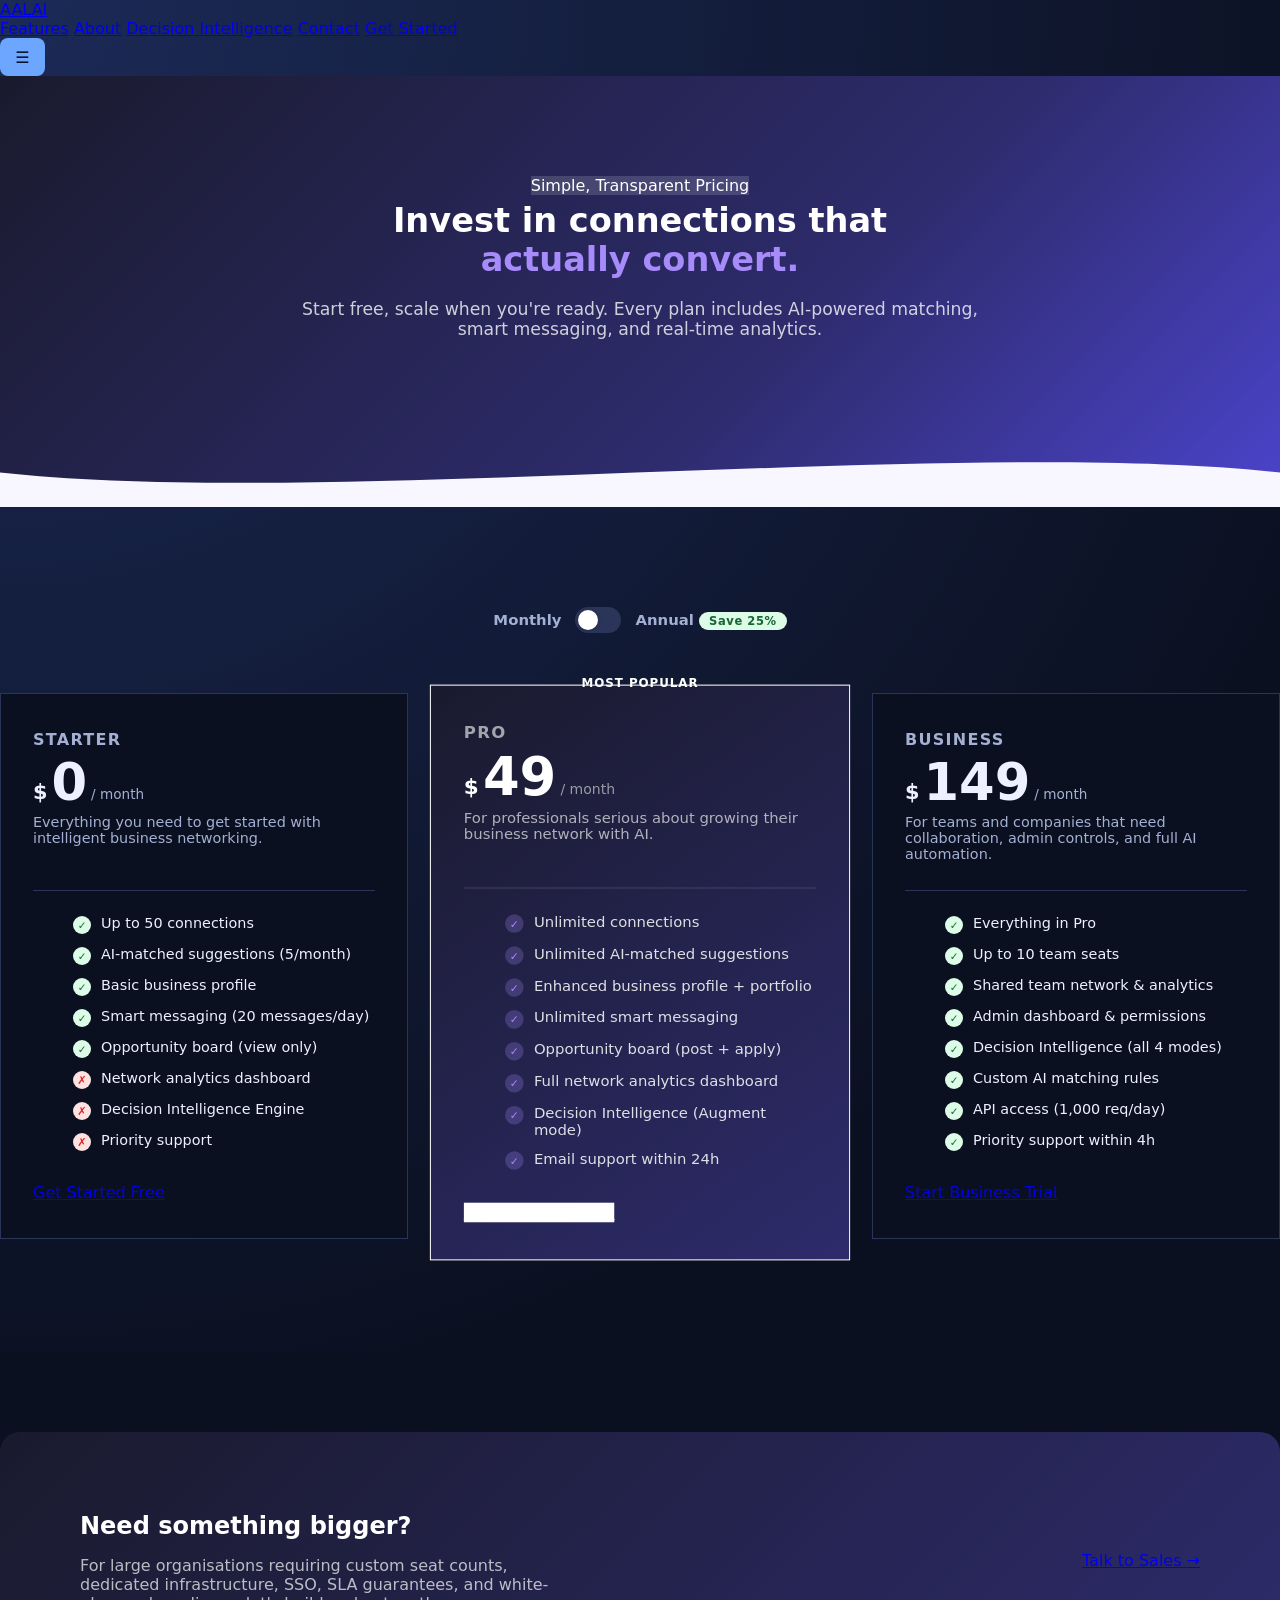
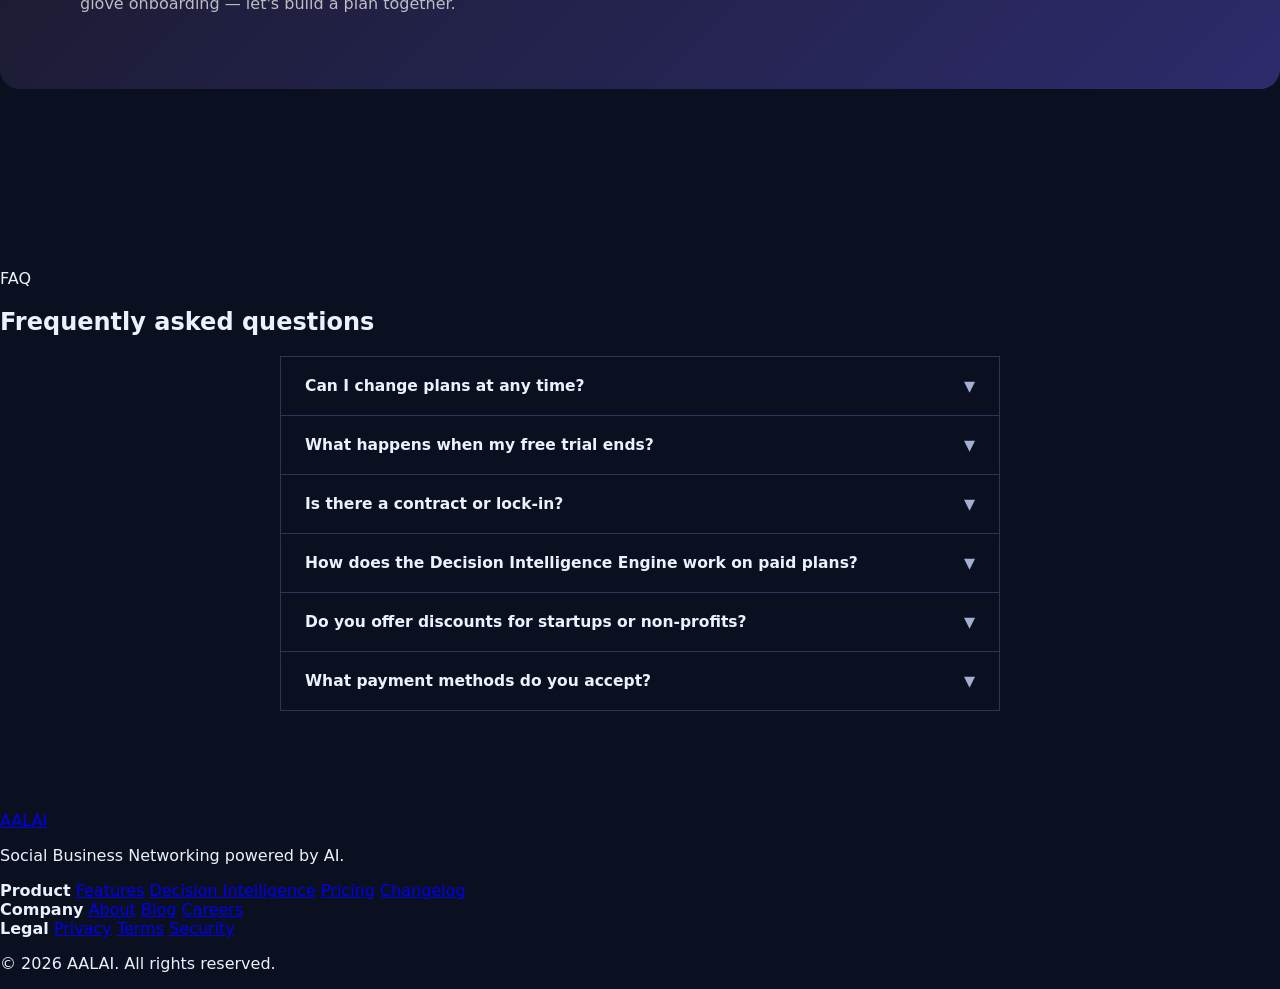
<file: pricing.html>
<!DOCTYPE html>
<html lang="en">
<head>
  <meta charset="UTF-8" />
  <meta name="viewport" content="width=device-width, initial-scale=1.0" />
  <title>Pricing — AALAI Social Business Networking</title>
  <link rel="stylesheet" href="style.css" />
  <link rel="stylesheet" href="pricing.css" />
</head>
<body>

  <!-- NAV -->
  <header class="nav">
    <div class="container nav__inner">
      <a href="index.html" class="logo">AAL<span>AI</span></a>
      <nav class="nav__links">
        <a href="index.html#features">Features</a>
        <a href="about.html">About</a>
        <a href="decision-intelligence.html">Decision Intelligence</a>
        <a href="index.html#contact">Contact</a>
        <a href="index.html#contact" class="btn btn--sm">Get Started</a>
      </nav>
      <button class="nav__toggle" aria-label="Toggle menu">&#9776;</button>
    </div>
  </header>

  <!-- PAGE HERO -->
  <section class="page-hero">
    <div class="container page-hero__inner">
      <span class="badge">Simple, Transparent Pricing</span>
      <h1>Invest in connections that<br /><span>actually convert.</span></h1>
      <p>Start free, scale when you're ready. Every plan includes AI-powered matching, smart messaging, and real-time analytics.</p>
    </div>
    <div class="page-hero__wave">
      <svg viewBox="0 0 1440 80" xmlns="http://www.w3.org/2000/svg" preserveAspectRatio="none">
        <path d="M0,40 C360,80 1080,0 1440,40 L1440,80 L0,80 Z" fill="#f8f7ff"/>
      </svg>
    </div>
  </section>

  <!-- PRICING PLANS -->
  <section class="pricing">
    <div class="container">

      <!-- Billing toggle -->
      <div class="billing-toggle">
        <span class="billing-label active" id="label-monthly">Monthly</span>
        <label class="toggle-switch">
          <input type="checkbox" id="billingToggle" onchange="switchBilling()" />
          <div class="toggle-track"></div>
          <div class="toggle-thumb"></div>
        </label>
        <span class="billing-label" id="label-annual">Annual <span class="save-badge">Save 25%</span></span>
      </div>

      <div class="plans-grid">

        <!-- FREE -->
        <div class="plan-card">
          <div class="plan-name">Starter</div>
          <div class="plan-price">
            <span class="currency">$</span>
            <span class="amount">0</span>
            <span class="period">/ month</span>
          </div>
          <div class="plan-desc">Everything you need to get started with intelligent business networking.</div>
          <hr class="plan-divider" />
          <ul class="plan-features">
            <li><span class="check">&#10003;</span> Up to 50 connections</li>
            <li><span class="check">&#10003;</span> AI-matched suggestions (5/month)</li>
            <li><span class="check">&#10003;</span> Basic business profile</li>
            <li><span class="check">&#10003;</span> Smart messaging (20 messages/day)</li>
            <li><span class="check">&#10003;</span> Opportunity board (view only)</li>
            <li><span class="cross">&#10007;</span> Network analytics dashboard</li>
            <li><span class="cross">&#10007;</span> Decision Intelligence Engine</li>
            <li><span class="cross">&#10007;</span> Priority support</li>
          </ul>
          <a href="index.html#contact" class="btn btn--ghost plan-cta">Get Started Free</a>
        </div>

        <!-- PRO (featured) -->
        <div class="plan-card plan-card--featured">
          <div class="plan-badge">Most Popular</div>
          <div class="plan-name">Pro</div>
          <div class="plan-price">
            <span class="currency">$</span>
            <span class="amount" id="pro-price">49</span>
            <span class="period">/ month</span>
          </div>
          <div class="plan-desc">For professionals serious about growing their business network with AI.</div>
          <hr class="plan-divider" />
          <ul class="plan-features">
            <li><span class="check">&#10003;</span> Unlimited connections</li>
            <li><span class="check">&#10003;</span> Unlimited AI-matched suggestions</li>
            <li><span class="check">&#10003;</span> Enhanced business profile + portfolio</li>
            <li><span class="check">&#10003;</span> Unlimited smart messaging</li>
            <li><span class="check">&#10003;</span> Opportunity board (post + apply)</li>
            <li><span class="check">&#10003;</span> Full network analytics dashboard</li>
            <li><span class="check">&#10003;</span> Decision Intelligence (Augment mode)</li>
            <li><span class="check">&#10003;</span> Email support within 24h</li>
          </ul>
          <a href="index.html#contact" class="btn btn--primary plan-cta">Start Pro Free Trial</a>
        </div>

        <!-- BUSINESS -->
        <div class="plan-card">
          <div class="plan-name">Business</div>
          <div class="plan-price">
            <span class="currency">$</span>
            <span class="amount" id="biz-price">149</span>
            <span class="period">/ month</span>
          </div>
          <div class="plan-desc">For teams and companies that need collaboration, admin controls, and full AI automation.</div>
          <hr class="plan-divider" />
          <ul class="plan-features">
            <li><span class="check">&#10003;</span> Everything in Pro</li>
            <li><span class="check">&#10003;</span> Up to 10 team seats</li>
            <li><span class="check">&#10003;</span> Shared team network & analytics</li>
            <li><span class="check">&#10003;</span> Admin dashboard & permissions</li>
            <li><span class="check">&#10003;</span> Decision Intelligence (all 4 modes)</li>
            <li><span class="check">&#10003;</span> Custom AI matching rules</li>
            <li><span class="check">&#10003;</span> API access (1,000 req/day)</li>
            <li><span class="check">&#10003;</span> Priority support within 4h</li>
          </ul>
          <a href="index.html#contact" class="btn btn--primary plan-cta">Start Business Trial</a>
        </div>

      </div>
    </div>
  </section>

  <!-- ENTERPRISE BANNER -->
  <section class="enterprise">
    <div class="container">
      <div class="enterprise__inner">
        <div class="enterprise__text">
          <h2>Need something bigger?</h2>
          <p>For large organisations requiring custom seat counts, dedicated infrastructure, SSO, SLA guarantees, and white-glove onboarding — let's build a plan together.</p>
        </div>
        <div class="enterprise__cta">
          <a href="index.html#contact" class="btn btn--primary">Talk to Sales &#8594;</a>
        </div>
      </div>
    </div>
  </section>

  <!-- FAQ -->
  <section class="faq">
    <div class="container">
      <div class="section-header">
        <span class="badge">FAQ</span>
        <h2>Frequently asked questions</h2>
      </div>
      <div class="faq__list">

        <div class="faq-item">
          <button class="faq-item__question" onclick="toggleFaq(this)">
            Can I change plans at any time?
            <span class="faq-chevron">&#9660;</span>
          </button>
          <div class="faq-item__answer">
            Yes. You can upgrade, downgrade, or cancel your plan at any time from your account settings. Upgrades take effect immediately; downgrades apply at the end of your current billing cycle.
          </div>
        </div>

        <div class="faq-item">
          <button class="faq-item__question" onclick="toggleFaq(this)">
            What happens when my free trial ends?
            <span class="faq-chevron">&#9660;</span>
          </button>
          <div class="faq-item__answer">
            After your 14-day free trial you'll be asked to enter a payment method to continue. If you choose not to, your account automatically moves to the Starter (free) plan and all your data is preserved.
          </div>
        </div>

        <div class="faq-item">
          <button class="faq-item__question" onclick="toggleFaq(this)">
            Is there a contract or lock-in?
            <span class="faq-chevron">&#9660;</span>
          </button>
          <div class="faq-item__answer">
            No contracts and no lock-in. Monthly plans can be cancelled at any time. Annual plans are billed upfront and are non-refundable after 30 days, but you may cancel to avoid renewal.
          </div>
        </div>

        <div class="faq-item">
          <button class="faq-item__question" onclick="toggleFaq(this)">
            How does the Decision Intelligence Engine work on paid plans?
            <span class="faq-chevron">&#9660;</span>
          </button>
          <div class="faq-item__answer">
            Pro plan users get access to Decision Augment mode — the AI provides predictions and suggestions for your review. Business plan users unlock all four modes (Automation, Augment, Support, Observer) and can configure which mode applies to each business process.
          </div>
        </div>

        <div class="faq-item">
          <button class="faq-item__question" onclick="toggleFaq(this)">
            Do you offer discounts for startups or non-profits?
            <span class="faq-chevron">&#9660;</span>
          </button>
          <div class="faq-item__answer">
            Yes. We offer 50% off Pro and Business plans for registered non-profits, early-stage startups (under 2 years, under $1M ARR), and educational institutions. Contact us with proof of eligibility.
          </div>
        </div>

        <div class="faq-item">
          <button class="faq-item__question" onclick="toggleFaq(this)">
            What payment methods do you accept?
            <span class="faq-chevron">&#9660;</span>
          </button>
          <div class="faq-item__answer">
            We accept all major credit and debit cards (Visa, Mastercard, Amex), PayPal, and bank transfers for annual Business and Enterprise plans. All payments are processed securely via Stripe.
          </div>
        </div>

      </div>
    </div>
  </section>

  <!-- FOOTER -->
  <footer class="footer">
    <div class="container footer__inner">
      <div class="footer__brand">
        <a href="index.html" class="logo">AAL<span>AI</span></a>
        <p>Social Business Networking powered by AI.</p>
      </div>
      <div class="footer__links">
        <div>
          <strong>Product</strong>
          <a href="index.html#features">Features</a>
          <a href="decision-intelligence.html">Decision Intelligence</a>
          <a href="pricing.html">Pricing</a>
          <a href="#">Changelog</a>
        </div>
        <div>
          <strong>Company</strong>
          <a href="about.html">About</a>
          <a href="blog.html">Blog</a>
          <a href="careers.html">Careers</a>
        </div>
        <div>
          <strong>Legal</strong>
          <a href="privacy.html">Privacy</a>
          <a href="privacy.html#terms">Terms</a>
          <a href="#">Security</a>
        </div>
      </div>
    </div>
    <div class="footer__bottom">
      <div class="container">
        <p>&copy; 2026 AALAI. All rights reserved.</p>
      </div>
    </div>
  </footer>

  <script src="main.js"></script>
  <script>
    const prices = { pro: { monthly: 49, annual: 37 }, biz: { monthly: 149, annual: 112 } };
    let isAnnual = false;

    function switchBilling() {
      isAnnual = document.getElementById('billingToggle').checked;
      document.getElementById('label-monthly').classList.toggle('active', !isAnnual);
      document.getElementById('label-annual').classList.toggle('active', isAnnual);
      document.getElementById('pro-price').textContent = isAnnual ? prices.pro.annual : prices.pro.monthly;
      document.getElementById('biz-price').textContent = isAnnual ? prices.biz.annual : prices.biz.monthly;
    }

    function toggleFaq(btn) {
      const item = btn.closest('.faq-item');
      item.classList.toggle('open');
    }
  </script>
</body>
</html>
</file>
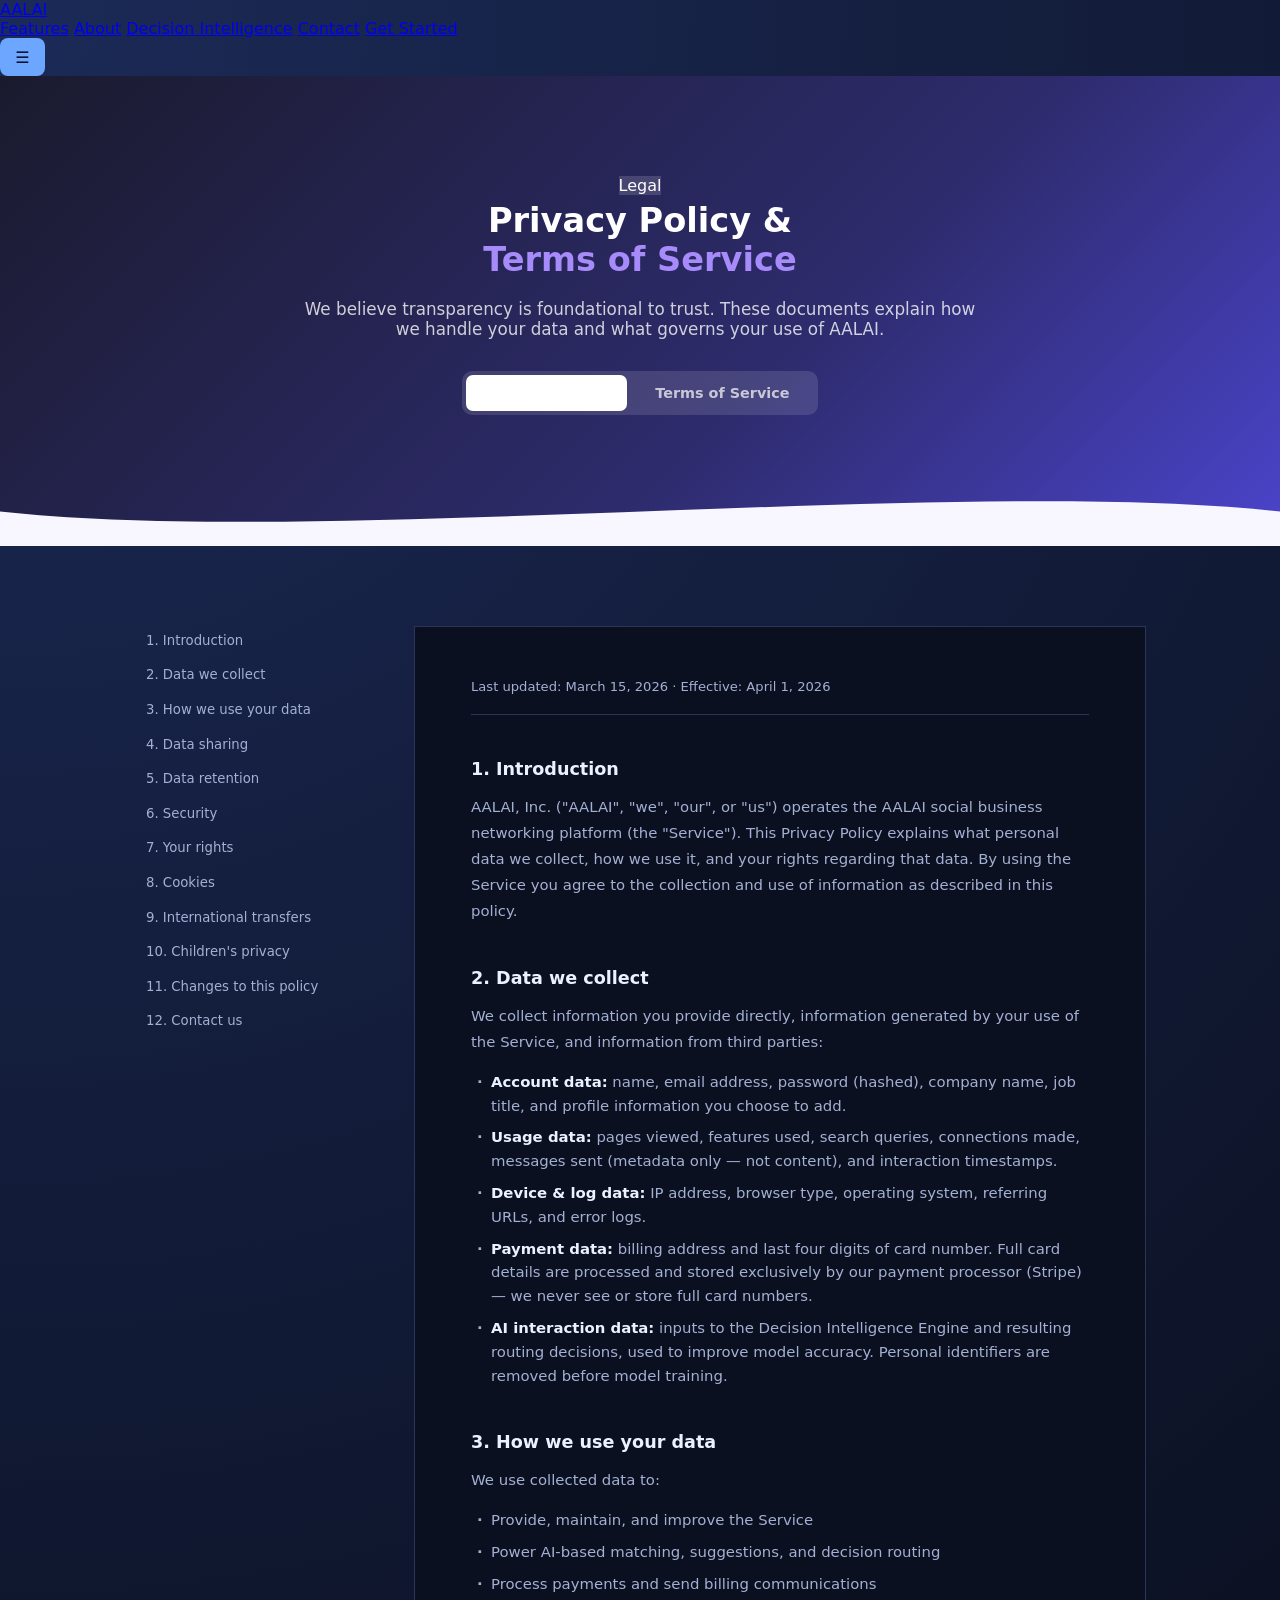
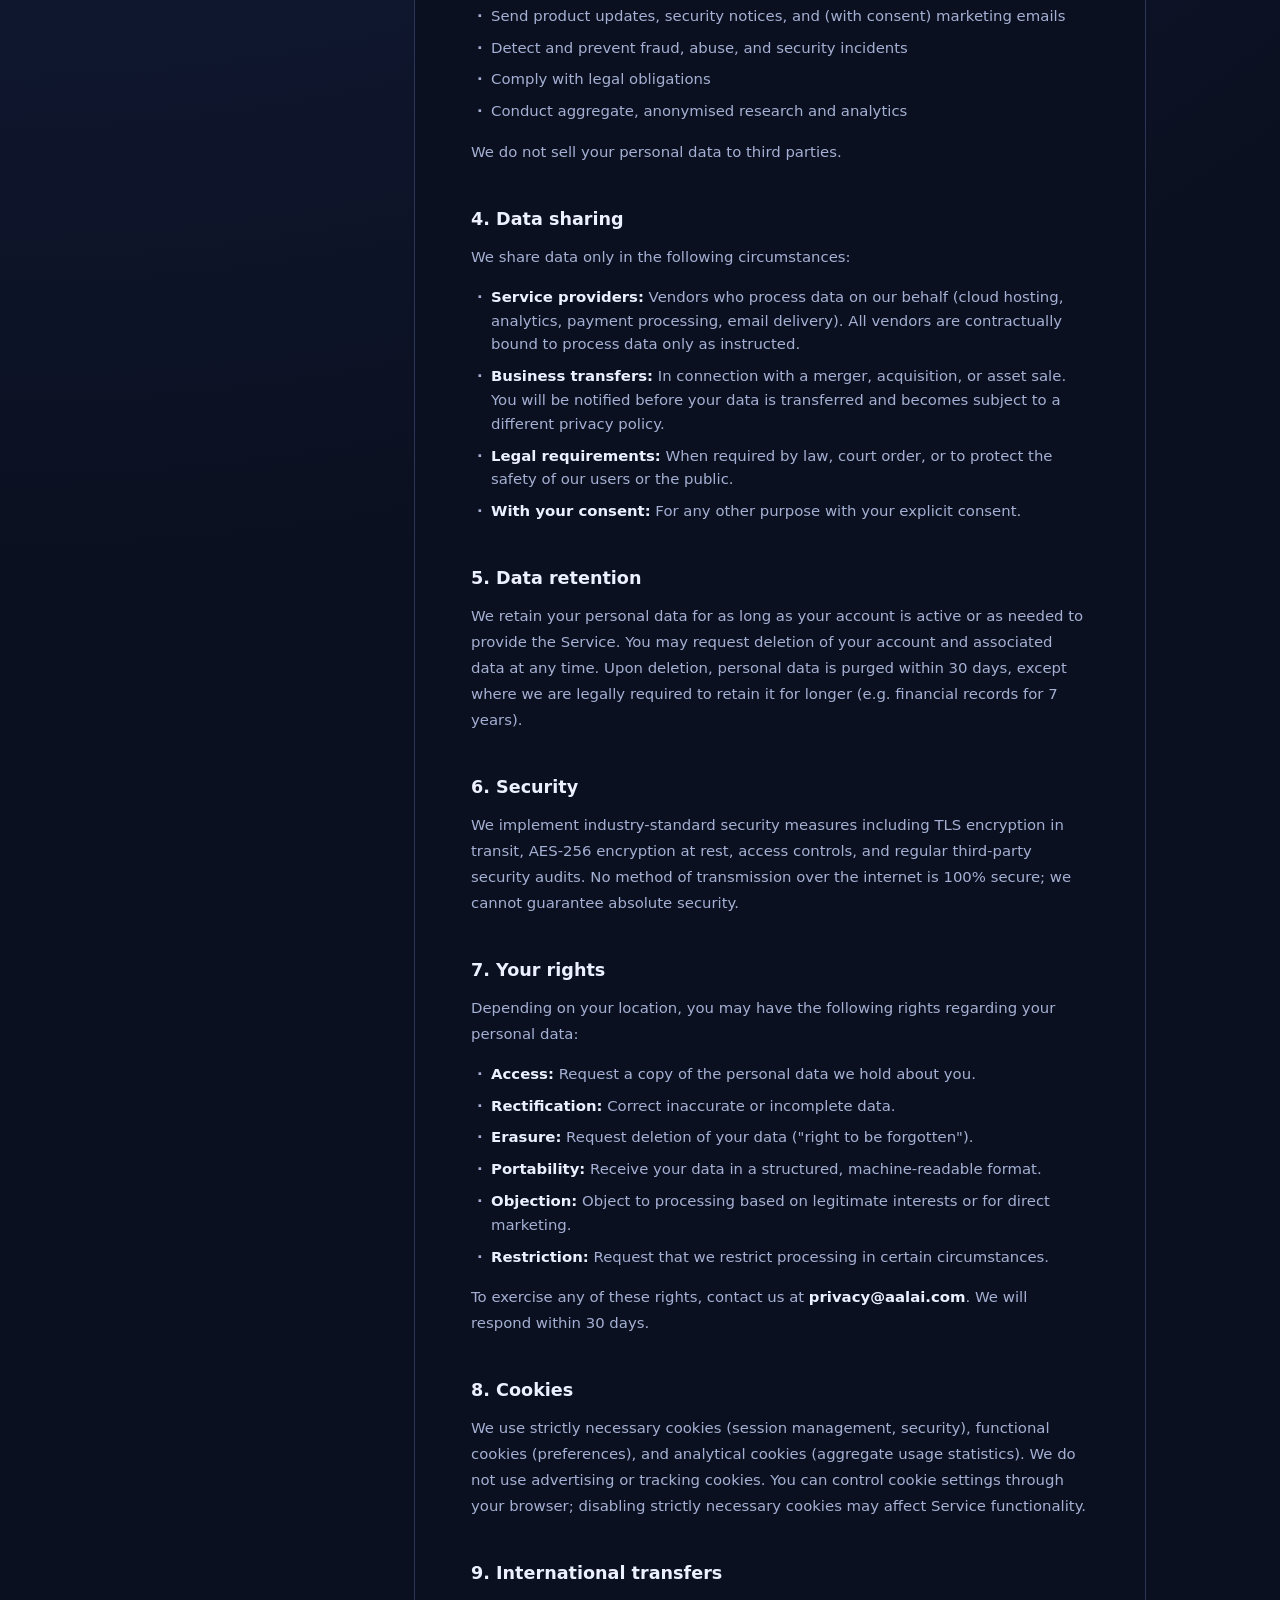
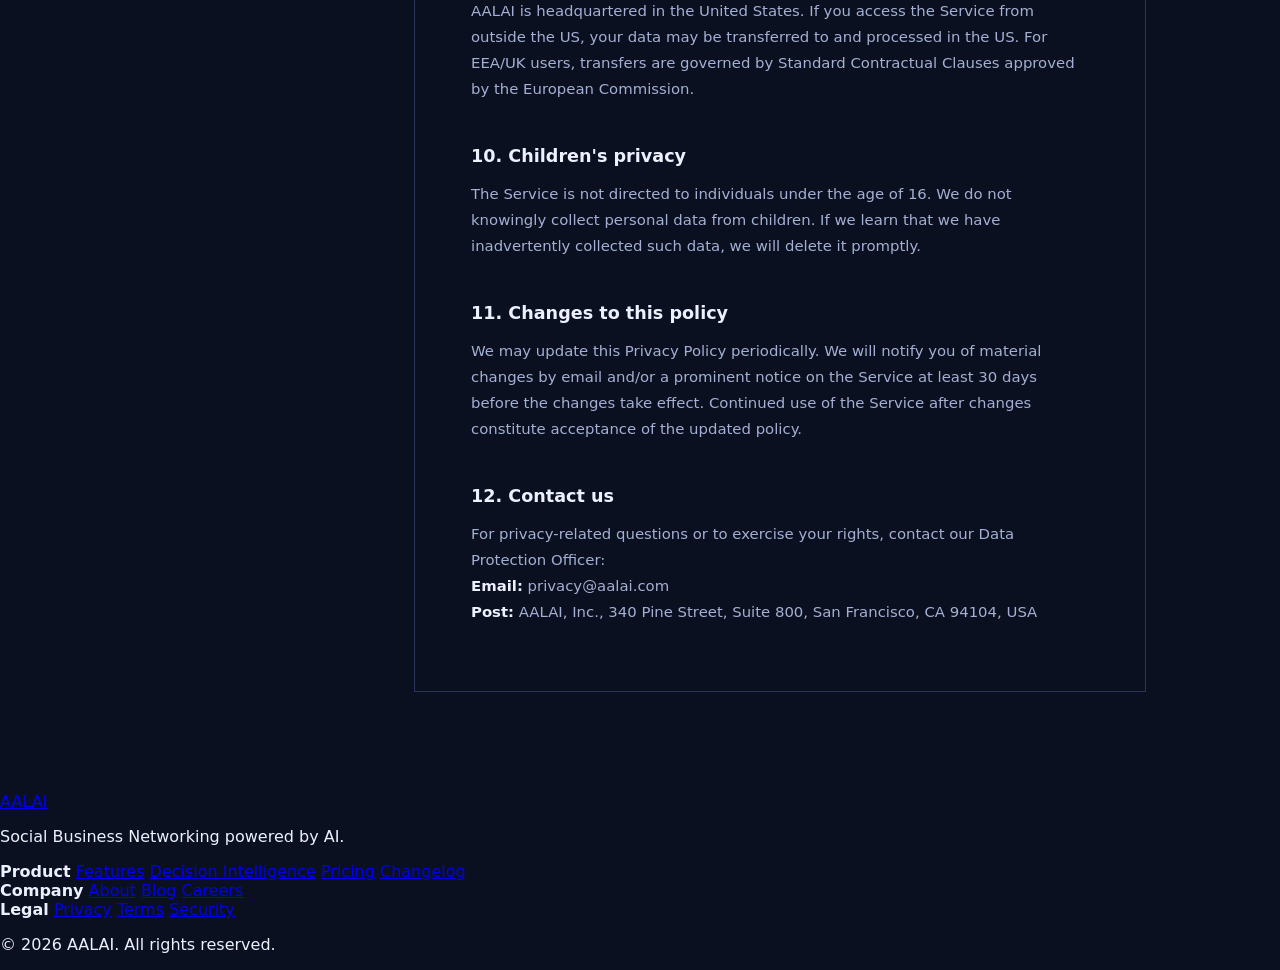
<file: privacy.html>
<!DOCTYPE html>
<html lang="en">
<head>
  <meta charset="UTF-8" />
  <meta name="viewport" content="width=device-width, initial-scale=1.0" />
  <title>Privacy &amp; Terms — AALAI Social Business Networking</title>
  <link rel="stylesheet" href="style.css" />
  <link rel="stylesheet" href="privacy.css" />
</head>
<body>

  <!-- NAV -->
  <header class="nav">
    <div class="container nav__inner">
      <a href="index.html" class="logo">AAL<span>AI</span></a>
      <nav class="nav__links">
        <a href="index.html#features">Features</a>
        <a href="about.html">About</a>
        <a href="decision-intelligence.html">Decision Intelligence</a>
        <a href="index.html#contact">Contact</a>
        <a href="index.html#contact" class="btn btn--sm">Get Started</a>
      </nav>
      <button class="nav__toggle" aria-label="Toggle menu">&#9776;</button>
    </div>
  </header>

  <!-- PAGE HERO -->
  <section class="page-hero">
    <div class="container page-hero__inner">
      <span class="badge">Legal</span>
      <h1>Privacy Policy &amp;<br /><span>Terms of Service</span></h1>
      <p>We believe transparency is foundational to trust. These documents explain how we handle your data and what governs your use of AALAI.</p>
      <div class="legal-tabs" id="legalTabs">
        <button class="legal-tab active" onclick="switchTab('privacy', this)">Privacy Policy</button>
        <button class="legal-tab" onclick="switchTab('terms', this)">Terms of Service</button>
      </div>
    </div>
    <div class="page-hero__wave">
      <svg viewBox="0 0 1440 80" xmlns="http://www.w3.org/2000/svg" preserveAspectRatio="none">
        <path d="M0,40 C360,80 1080,0 1440,40 L1440,80 L0,80 Z" fill="#f8f7ff"/>
      </svg>
    </div>
  </section>

  <!-- LEGAL CONTENT -->
  <section class="legal-content">
    <div class="container legal__inner">

      <!-- SIDEBAR TOC -->
      <nav class="legal-toc" id="legalToc">
        <!-- filled by JS -->
      </nav>

      <!-- PRIVACY POLICY -->
      <div class="legal-doc" id="doc-privacy">
        <div class="legal-meta">Last updated: March 15, 2026 · Effective: April 1, 2026</div>

        <h2 id="p-introduction">1. Introduction</h2>
        <p>AALAI, Inc. ("AALAI", "we", "our", or "us") operates the AALAI social business networking platform (the "Service"). This Privacy Policy explains what personal data we collect, how we use it, and your rights regarding that data. By using the Service you agree to the collection and use of information as described in this policy.</p>

        <h2 id="p-data-collected">2. Data we collect</h2>
        <p>We collect information you provide directly, information generated by your use of the Service, and information from third parties:</p>
        <ul>
          <li><strong>Account data:</strong> name, email address, password (hashed), company name, job title, and profile information you choose to add.</li>
          <li><strong>Usage data:</strong> pages viewed, features used, search queries, connections made, messages sent (metadata only — not content), and interaction timestamps.</li>
          <li><strong>Device &amp; log data:</strong> IP address, browser type, operating system, referring URLs, and error logs.</li>
          <li><strong>Payment data:</strong> billing address and last four digits of card number. Full card details are processed and stored exclusively by our payment processor (Stripe) — we never see or store full card numbers.</li>
          <li><strong>AI interaction data:</strong> inputs to the Decision Intelligence Engine and resulting routing decisions, used to improve model accuracy. Personal identifiers are removed before model training.</li>
        </ul>

        <h2 id="p-how-we-use">3. How we use your data</h2>
        <p>We use collected data to:</p>
        <ul>
          <li>Provide, maintain, and improve the Service</li>
          <li>Power AI-based matching, suggestions, and decision routing</li>
          <li>Process payments and send billing communications</li>
          <li>Send product updates, security notices, and (with consent) marketing emails</li>
          <li>Detect and prevent fraud, abuse, and security incidents</li>
          <li>Comply with legal obligations</li>
          <li>Conduct aggregate, anonymised research and analytics</li>
        </ul>
        <p>We do not sell your personal data to third parties.</p>

        <h2 id="p-data-sharing">4. Data sharing</h2>
        <p>We share data only in the following circumstances:</p>
        <ul>
          <li><strong>Service providers:</strong> Vendors who process data on our behalf (cloud hosting, analytics, payment processing, email delivery). All vendors are contractually bound to process data only as instructed.</li>
          <li><strong>Business transfers:</strong> In connection with a merger, acquisition, or asset sale. You will be notified before your data is transferred and becomes subject to a different privacy policy.</li>
          <li><strong>Legal requirements:</strong> When required by law, court order, or to protect the safety of our users or the public.</li>
          <li><strong>With your consent:</strong> For any other purpose with your explicit consent.</li>
        </ul>

        <h2 id="p-retention">5. Data retention</h2>
        <p>We retain your personal data for as long as your account is active or as needed to provide the Service. You may request deletion of your account and associated data at any time. Upon deletion, personal data is purged within 30 days, except where we are legally required to retain it for longer (e.g. financial records for 7 years).</p>

        <h2 id="p-security">6. Security</h2>
        <p>We implement industry-standard security measures including TLS encryption in transit, AES-256 encryption at rest, access controls, and regular third-party security audits. No method of transmission over the internet is 100% secure; we cannot guarantee absolute security.</p>

        <h2 id="p-your-rights">7. Your rights</h2>
        <p>Depending on your location, you may have the following rights regarding your personal data:</p>
        <ul>
          <li><strong>Access:</strong> Request a copy of the personal data we hold about you.</li>
          <li><strong>Rectification:</strong> Correct inaccurate or incomplete data.</li>
          <li><strong>Erasure:</strong> Request deletion of your data ("right to be forgotten").</li>
          <li><strong>Portability:</strong> Receive your data in a structured, machine-readable format.</li>
          <li><strong>Objection:</strong> Object to processing based on legitimate interests or for direct marketing.</li>
          <li><strong>Restriction:</strong> Request that we restrict processing in certain circumstances.</li>
        </ul>
        <p>To exercise any of these rights, contact us at <strong>privacy@aalai.com</strong>. We will respond within 30 days.</p>

        <h2 id="p-cookies">8. Cookies</h2>
        <p>We use strictly necessary cookies (session management, security), functional cookies (preferences), and analytical cookies (aggregate usage statistics). We do not use advertising or tracking cookies. You can control cookie settings through your browser; disabling strictly necessary cookies may affect Service functionality.</p>

        <h2 id="p-international">9. International transfers</h2>
        <p>AALAI is headquartered in the United States. If you access the Service from outside the US, your data may be transferred to and processed in the US. For EEA/UK users, transfers are governed by Standard Contractual Clauses approved by the European Commission.</p>

        <h2 id="p-children">10. Children's privacy</h2>
        <p>The Service is not directed to individuals under the age of 16. We do not knowingly collect personal data from children. If we learn that we have inadvertently collected such data, we will delete it promptly.</p>

        <h2 id="p-changes">11. Changes to this policy</h2>
        <p>We may update this Privacy Policy periodically. We will notify you of material changes by email and/or a prominent notice on the Service at least 30 days before the changes take effect. Continued use of the Service after changes constitute acceptance of the updated policy.</p>

        <h2 id="p-contact">12. Contact us</h2>
        <p>For privacy-related questions or to exercise your rights, contact our Data Protection Officer:<br/>
        <strong>Email:</strong> privacy@aalai.com<br/>
        <strong>Post:</strong> AALAI, Inc., 340 Pine Street, Suite 800, San Francisco, CA 94104, USA</p>
      </div>

      <!-- TERMS OF SERVICE -->
      <div class="legal-doc" id="doc-terms" style="display:none;">
        <div class="legal-meta">Last updated: March 15, 2026 · Effective: April 1, 2026</div>

        <h2 id="t-acceptance">1. Acceptance of terms</h2>
        <p>By creating an account or using the AALAI platform ("Service"), you agree to be bound by these Terms of Service ("Terms"). If you do not agree, you may not use the Service. If you are using the Service on behalf of a company or organisation, you represent that you have authority to bind that entity to these Terms.</p>

        <h2 id="t-account">2. Account registration</h2>
        <p>You must provide accurate, current, and complete information when creating your account. You are responsible for maintaining the confidentiality of your credentials and for all activity that occurs under your account. You must notify us immediately at <strong>security@aalai.com</strong> of any unauthorised use. You may not share your account with others or create accounts using automated means.</p>

        <h2 id="t-acceptable-use">3. Acceptable use</h2>
        <p>You agree not to:</p>
        <ul>
          <li>Post false, misleading, or deceptive content or profiles</li>
          <li>Harass, threaten, or abuse other users</li>
          <li>Scrape, crawl, or automatically extract data from the Service</li>
          <li>Use the Service to distribute spam, unsolicited commercial messages, or malware</li>
          <li>Attempt to circumvent security measures or access systems you are not authorised to access</li>
          <li>Use the Service in any way that violates applicable laws or regulations</li>
          <li>Impersonate any person or entity</li>
          <li>Interfere with the proper working of the Service</li>
        </ul>

        <h2 id="t-intellectual-property">4. Intellectual property</h2>
        <p>The Service and its original content (excluding User Content) are the exclusive property of AALAI, Inc. and are protected by copyright, trademark, and other intellectual property laws. You are granted a limited, non-exclusive, non-transferable licence to use the Service for its intended purpose. You may not copy, modify, distribute, sell, or lease any part of the Service without our prior written consent.</p>
        <p>You retain ownership of content you post on the Service ("User Content"). By posting User Content, you grant AALAI a worldwide, royalty-free, non-exclusive licence to use, display, and distribute that content solely for the purpose of providing and improving the Service.</p>

        <h2 id="t-payments">5. Payments &amp; refunds</h2>
        <p>Paid plans are billed in advance on a monthly or annual basis. All fees are non-refundable except as required by law or as described in our refund policy. If you believe you have been charged in error, contact <strong>billing@aalai.com</strong> within 30 days. We reserve the right to modify pricing with 30 days' notice.</p>

        <h2 id="t-termination">6. Termination</h2>
        <p>You may cancel your account at any time through account settings. We may suspend or terminate your account immediately, without notice, if we reasonably believe you have violated these Terms, engaged in fraudulent activity, or pose a risk to the safety of others. Upon termination, your right to use the Service ceases immediately. Sections 4, 7, 8, and 9 of these Terms survive termination.</p>

        <h2 id="t-disclaimer">7. Disclaimer of warranties</h2>
        <p>THE SERVICE IS PROVIDED "AS IS" AND "AS AVAILABLE" WITHOUT WARRANTIES OF ANY KIND, EXPRESS OR IMPLIED, INCLUDING BUT NOT LIMITED TO WARRANTIES OF MERCHANTABILITY, FITNESS FOR A PARTICULAR PURPOSE, AND NON-INFRINGEMENT. WE DO NOT WARRANT THAT THE SERVICE WILL BE UNINTERRUPTED, ERROR-FREE, OR FREE OF VIRUSES OR OTHER HARMFUL COMPONENTS.</p>

        <h2 id="t-liability">8. Limitation of liability</h2>
        <p>TO THE MAXIMUM EXTENT PERMITTED BY APPLICABLE LAW, AALAI SHALL NOT BE LIABLE FOR ANY INDIRECT, INCIDENTAL, SPECIAL, CONSEQUENTIAL, OR PUNITIVE DAMAGES, INCLUDING LOSS OF PROFITS, DATA, OR GOODWILL, ARISING FROM OR RELATING TO YOUR USE OF OR INABILITY TO USE THE SERVICE, EVEN IF WE HAVE BEEN ADVISED OF THE POSSIBILITY OF SUCH DAMAGES. OUR TOTAL LIABILITY TO YOU FOR ANY CLAIM ARISING FROM THESE TERMS OR YOUR USE OF THE SERVICE SHALL NOT EXCEED THE AMOUNT YOU PAID TO US IN THE 12 MONTHS PRECEDING THE CLAIM.</p>

        <h2 id="t-governing-law">9. Governing law &amp; disputes</h2>
        <p>These Terms are governed by the laws of the State of California, without regard to conflict of law principles. Any disputes arising from these Terms or your use of the Service shall be resolved through binding arbitration administered by JAMS under its Streamlined Arbitration Rules, except that either party may seek injunctive relief in a court of competent jurisdiction. You waive any right to a class action lawsuit.</p>

        <h2 id="t-changes">10. Changes to these terms</h2>
        <p>We may revise these Terms at any time. We will notify you of material changes at least 30 days in advance via email and/or a notice on the Service. Your continued use of the Service after changes take effect constitutes acceptance of the revised Terms.</p>

        <h2 id="t-contact">11. Contact</h2>
        <p>For questions about these Terms:<br/>
        <strong>Email:</strong> legal@aalai.com<br/>
        <strong>Post:</strong> AALAI, Inc., 340 Pine Street, Suite 800, San Francisco, CA 94104, USA</p>
      </div>

    </div>
  </section>

  <!-- FOOTER -->
  <footer class="footer">
    <div class="container footer__inner">
      <div class="footer__brand">
        <a href="index.html" class="logo">AAL<span>AI</span></a>
        <p>Social Business Networking powered by AI.</p>
      </div>
      <div class="footer__links">
        <div>
          <strong>Product</strong>
          <a href="index.html#features">Features</a>
          <a href="decision-intelligence.html">Decision Intelligence</a>
          <a href="pricing.html">Pricing</a>
          <a href="#">Changelog</a>
        </div>
        <div>
          <strong>Company</strong>
          <a href="about.html">About</a>
          <a href="blog.html">Blog</a>
          <a href="careers.html">Careers</a>
        </div>
        <div>
          <strong>Legal</strong>
          <a href="privacy.html">Privacy</a>
          <a href="privacy.html#terms">Terms</a>
          <a href="#">Security</a>
        </div>
      </div>
    </div>
    <div class="footer__bottom">
      <div class="container">
        <p>&copy; 2026 AALAI. All rights reserved.</p>
      </div>
    </div>
  </footer>

  <script src="main.js"></script>
  <script>
    const tocContent = {
      privacy: [
        { id: 'p-introduction', label: '1. Introduction' },
        { id: 'p-data-collected', label: '2. Data we collect' },
        { id: 'p-how-we-use', label: '3. How we use your data' },
        { id: 'p-data-sharing', label: '4. Data sharing' },
        { id: 'p-retention', label: '5. Data retention' },
        { id: 'p-security', label: '6. Security' },
        { id: 'p-your-rights', label: '7. Your rights' },
        { id: 'p-cookies', label: '8. Cookies' },
        { id: 'p-international', label: '9. International transfers' },
        { id: 'p-children', label: "10. Children's privacy" },
        { id: 'p-changes', label: '11. Changes to this policy' },
        { id: 'p-contact', label: '12. Contact us' },
      ],
      terms: [
        { id: 't-acceptance', label: '1. Acceptance of terms' },
        { id: 't-account', label: '2. Account registration' },
        { id: 't-acceptable-use', label: '3. Acceptable use' },
        { id: 't-intellectual-property', label: '4. Intellectual property' },
        { id: 't-payments', label: '5. Payments & refunds' },
        { id: 't-termination', label: '6. Termination' },
        { id: 't-disclaimer', label: '7. Disclaimer of warranties' },
        { id: 't-liability', label: '8. Limitation of liability' },
        { id: 't-governing-law', label: '9. Governing law & disputes' },
        { id: 't-changes', label: '10. Changes to these terms' },
        { id: 't-contact', label: '11. Contact' },
      ]
    };

    let activeTab = 'privacy';

    function buildToc(type) {
      const toc = document.getElementById('legalToc');
      toc.innerHTML = tocContent[type].map(item =>
        `<a href="#${item.id}" class="toc-link" onclick="highlightToc(this)">${item.label}</a>`
      ).join('');
    }

    function switchTab(type, btn) {
      activeTab = type;
      document.querySelectorAll('.legal-tab').forEach(t => t.classList.remove('active'));
      btn.classList.add('active');
      document.getElementById('doc-privacy').style.display = type === 'privacy' ? '' : 'none';
      document.getElementById('doc-terms').style.display = type === 'terms' ? '' : 'none';
      buildToc(type);
    }

    function highlightToc(link) {
      document.querySelectorAll('.toc-link').forEach(l => l.classList.remove('active'));
      link.classList.add('active');
    }

    // Handle #terms anchor in URL
    if (window.location.hash === '#terms') {
      switchTab('terms', document.querySelectorAll('.legal-tab')[1]);
    } else {
      buildToc('privacy');
    }
  </script>
</body>
</html>
</file>
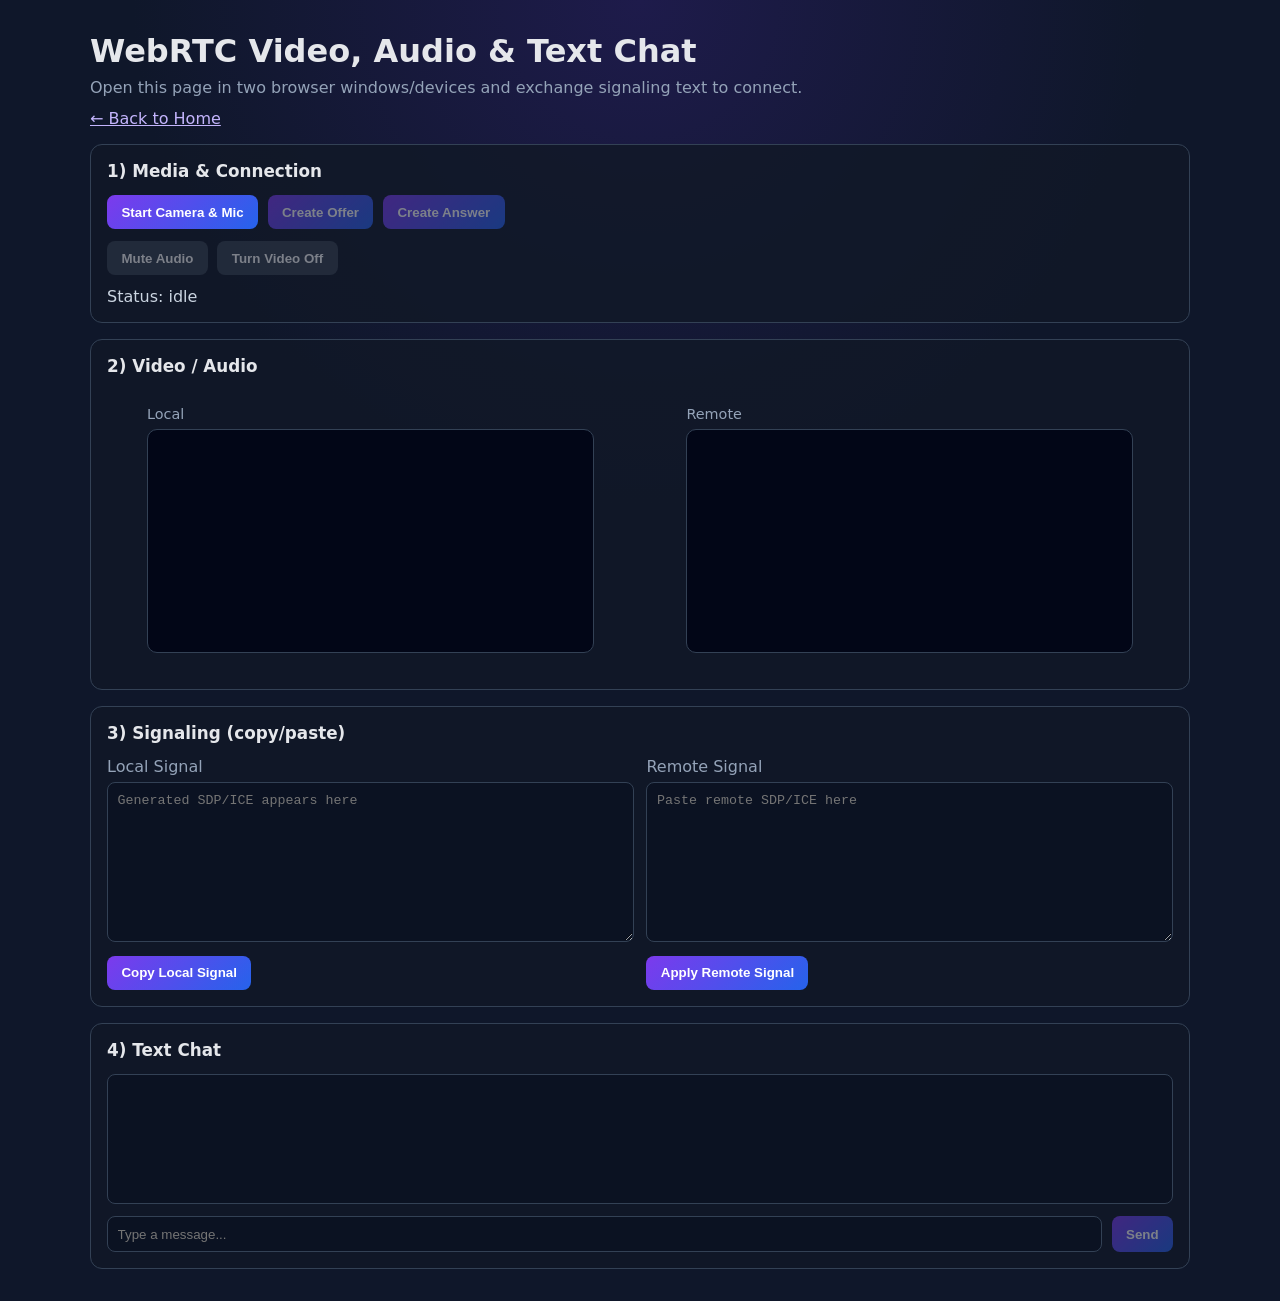
<file: webrtc.html>
<!DOCTYPE html>
<html lang="en">
<head>
  <meta charset="UTF-8" />
  <meta name="viewport" content="width=device-width, initial-scale=1.0" />
  <title>AALAI WebRTC Demo</title>
  <link rel="stylesheet" href="webrtc.css" />
</head>
<body>
  <main class="app">
    <header class="app__header">
      <h1>WebRTC Video, Audio & Text Chat</h1>
      <p>Open this page in two browser windows/devices and exchange signaling text to connect.</p>
      <a href="index.html" class="back-link">← Back to Home</a>
    </header>

    <section class="panel panel--controls">
      <h2>1) Media & Connection</h2>
      <div class="actions">
        <button id="startMediaBtn" class="btn">Start Camera & Mic</button>
        <button id="createOfferBtn" class="btn" disabled>Create Offer</button>
        <button id="createAnswerBtn" class="btn" disabled>Create Answer</button>
      </div>
      <div class="actions">
        <button id="toggleAudioBtn" class="btn btn--muted" disabled>Mute Audio</button>
        <button id="toggleVideoBtn" class="btn btn--muted" disabled>Turn Video Off</button>
      </div>
      <p id="status" class="status">Status: idle</p>
    </section>

    <section class="panel panel--video">
      <h2>2) Video / Audio</h2>
      <div class="video-grid">
        <figure>
          <figcaption>Local</figcaption>
          <video id="localVideo" autoplay playsinline muted></video>
        </figure>
        <figure>
          <figcaption>Remote</figcaption>
          <video id="remoteVideo" autoplay playsinline></video>
        </figure>
      </div>
    </section>

    <section class="panel panel--signal">
      <h2>3) Signaling (copy/paste)</h2>
      <div class="signal-grid">
        <div>
          <label for="localSignal">Local Signal</label>
          <textarea id="localSignal" readonly placeholder="Generated SDP/ICE appears here"></textarea>
          <button id="copyLocalSignalBtn" class="btn">Copy Local Signal</button>
        </div>
        <div>
          <label for="remoteSignal">Remote Signal</label>
          <textarea id="remoteSignal" placeholder="Paste remote SDP/ICE here"></textarea>
          <button id="applyRemoteSignalBtn" class="btn">Apply Remote Signal</button>
        </div>
      </div>
    </section>

    <section class="panel panel--chat">
      <h2>4) Text Chat</h2>
      <div id="chatLog" class="chat-log" aria-live="polite"></div>
      <form id="chatForm" class="chat-form">
        <input id="chatInput" type="text" placeholder="Type a message..." autocomplete="off" />
        <button class="btn" type="submit" id="sendBtn" disabled>Send</button>
      </form>
    </section>
  </main>

  <script src="webrtc.js"></script>
</body>
</html>
</file>
<file: style.css>
:root {
  --bg: #0b1020;
  --panel: #151d35;
  --panel-alt: #10172d;
  --text: #ecf0ff;
  --muted: #a4b0d3;
  --accent: #6ca6ff;
  --accent-strong: #4a87e6;
  --border: #2a3559;
}

* {
  box-sizing: border-box;
}

body {
  margin: 0;
  min-height: 100vh;
  font-family: Inter, Segoe UI, system-ui, -apple-system, sans-serif;
  background: radial-gradient(circle at 0% 0%, #1b2a57, #0b1020 50%);
  color: var(--text);
}

.app-header {
  max-width: 1200px;
  margin: 0 auto;
  padding: 2rem 1.25rem 1rem;
  display: flex;
  gap: 1rem;
  justify-content: space-between;
  align-items: flex-start;
}

.eyebrow {
  margin: 0;
  color: var(--accent);
  text-transform: uppercase;
  letter-spacing: .08em;
  font-size: .75rem;
}

h1 {
  margin: .35rem 0;
  font-size: clamp(1.5rem, 4vw, 2.1rem);
}

.subtitle,
.muted {
  color: var(--muted);
}

.header-link {
  color: var(--accent);
  text-decoration: none;
  border: 1px solid var(--border);
  border-radius: 10px;
  padding: .7rem .9rem;
  background: rgba(16, 23, 45, .7);
}

.layout {
  max-width: 1200px;
  margin: 0 auto;
  padding: 1rem 1.25rem 2rem;
  display: grid;
  grid-template-columns: 1.2fr 1fr;
  gap: 1rem;
}

.panel {
  background: rgba(21, 29, 53, .9);
  border: 1px solid var(--border);
  border-radius: 14px;
  padding: 1rem;
}

.panel--json {
  grid-column: 1 / -1;
}

.chat-log {
  min-height: 310px;
  max-height: 420px;
  overflow: auto;
  border: 1px solid var(--border);
  border-radius: 10px;
  background: var(--panel-alt);
  padding: .85rem;
  margin: .75rem 0;
}

.chat-message {
  margin: .5rem 0;
  padding: .65rem .75rem;
  border-radius: 8px;
  max-width: 90%;
}

.chat-message--user {
  margin-left: auto;
  background: #2f436f;
}

.chat-message--agent {
  background: #1d2a4a;
  border: 1px solid #344879;
}

.chat-form {
  display: flex;
  gap: .5rem;
}

input,
select,
button {
  font: inherit;
}

.chat-form input,
.surface input,
.surface select {
  width: 100%;
  background: #0d1430;
  border: 1px solid var(--border);
  border-radius: 8px;
  padding: .6rem .7rem;
  color: var(--text);
}

button {
  cursor: pointer;
  border: none;
  border-radius: 8px;
  background: var(--accent);
  color: #07102a;
  font-weight: 600;
  padding: .6rem .95rem;
}

button:hover {
  background: var(--accent-strong);
}

.surface {
  min-height: 380px;
  border: 1px dashed var(--border);
  border-radius: 10px;
  padding: .9rem;
  background: var(--panel-alt);
  display: grid;
  gap: .65rem;
  align-content: start;
}

.surface .field {
  display: grid;
  gap: .35rem;
}

.surface label {
  color: var(--muted);
  font-size: .88rem;
}

.card {
  border: 1px solid var(--border);
  border-radius: 10px;
  padding: .75rem;
  background: rgba(10, 16, 35, .5);
}

.json-view {
  margin: .75rem 0 0;
  background: #090f22;
  border: 1px solid var(--border);
  border-radius: 10px;
  padding: .85rem;
  max-height: 280px;
  overflow: auto;
  color: #9de8d8;
}

code {
  background: #0a142d;
  padding: .15rem .35rem;
  border-radius: 5px;
}

@media (max-width: 900px) {
  .layout {
    grid-template-columns: 1fr;
  }
}
</file>
<file: about.css>
/* ===========================
   AALAI — About Page styles
   about.css
   =========================== */

/* Active nav link */
.nav__links a.active { color: var(--primary); font-weight: 600; }

/* PAGE HERO */
.page-hero {
  background: linear-gradient(135deg, #1a1a2e 0%, #2d2b6b 60%, #4b44cc 100%);
  padding: 100px 0 0;
  position: relative;
  overflow: hidden;
  text-align: center;
}
.page-hero__inner {
  padding-bottom: 80px;
  max-width: 760px;
  margin: 0 auto;
}
.page-hero__inner .badge { background: rgba(255,255,255,0.15); color: #fff; }
.page-hero__inner h1 { color: #fff; margin-bottom: 20px; }
.page-hero__inner h1 span { color: #a78bfa; }
.page-hero__inner p { color: rgba(255,255,255,0.78); font-size: 1.1rem; max-width: 600px; margin: 0 auto; }
.page-hero__wave { position: absolute; bottom: -1px; left: 0; width: 100%; line-height: 0; }
.page-hero__wave svg { display: block; width: 100%; }

/* MISSION */
.mission {
  background: var(--bg-alt);
  padding: 100px 0;
}
.mission__inner {
  display: grid;
  grid-template-columns: 1fr 1fr;
  gap: 72px;
  align-items: start;
}
.mission__text .badge { margin-bottom: 16px; }
.mission__text h2 { margin-bottom: 20px; }
.mission__text p { font-size: 1rem; margin-bottom: 16px; }
.mission__visual {
  display: flex;
  flex-direction: column;
  gap: 20px;
}
.mission__card {
  background: var(--bg);
  border: 1px solid var(--border);
  border-radius: var(--radius);
  padding: 24px;
  display: flex;
  gap: 18px;
  align-items: flex-start;
  transition: var(--transition);
}
.mission__card:hover { box-shadow: var(--shadow); transform: translateX(4px); }
.mission__icon {
  width: 52px;
  height: 52px;
  min-width: 52px;
  background: var(--primary-light);
  border-radius: 12px;
  display: flex;
  align-items: center;
  justify-content: center;
}
.mission__card h3 { margin-bottom: 6px; font-size: 1rem; }
.mission__card p { font-size: 0.88rem; margin: 0; }

/* STORY / TIMELINE */
.story {
  background: var(--bg);
  padding: 100px 0;
}
.timeline {
  position: relative;
  max-width: 760px;
  margin: 0 auto;
  padding-left: 40px;
}
.timeline::before {
  content: '';
  position: absolute;
  left: 0;
  top: 8px;
  bottom: 8px;
  width: 2px;
  background: linear-gradient(to bottom, var(--primary), #a78bfa);
  border-radius: 2px;
}
.timeline__item {
  position: relative;
  padding-bottom: 48px;
  display: grid;
  grid-template-columns: 80px 1fr;
  gap: 24px;
  align-items: start;
}
.timeline__item:last-child { padding-bottom: 0; }
.timeline__item::before {
  content: '';
  position: absolute;
  left: -7px;
  top: 6px;
  width: 14px;
  height: 14px;
  border-radius: 50%;
  background: var(--bg);
  border: 2px solid var(--primary);
}
.timeline__item--current::before {
  background: var(--primary);
  box-shadow: 0 0 0 4px rgba(108,99,255,0.2);
}
.timeline__year {
  font-size: 1.1rem;
  font-weight: 800;
  color: var(--primary);
  padding-top: 2px;
}
.timeline__content h3 { margin-bottom: 8px; }
.timeline__content p { font-size: 0.95rem; }

/* VALUES */
.values {
  background: var(--bg-alt);
  padding: 100px 0;
}
.values__grid {
  display: grid;
  grid-template-columns: repeat(4, 1fr);
  gap: 24px;
}
.value-card {
  background: var(--bg);
  border: 1px solid var(--border);
  border-radius: var(--radius);
  padding: 28px 24px;
  transition: var(--transition);
}
.value-card:hover { box-shadow: var(--shadow-lg); transform: translateY(-4px); }
.value-num {
  font-size: 2.2rem;
  font-weight: 900;
  background: linear-gradient(135deg, var(--primary), #a78bfa);
  -webkit-background-clip: text;
  -webkit-text-fill-color: transparent;
  background-clip: text;
  line-height: 1;
  margin-bottom: 14px;
}
.value-card h3 { margin-bottom: 10px; }
.value-card p { font-size: 0.9rem; }

/* TEAM */
.team {
  background: var(--bg);
  padding: 100px 0;
}
.team__grid {
  display: grid;
  grid-template-columns: repeat(4, 1fr);
  gap: 28px;
}
.team-card {
  text-align: center;
  padding: 32px 20px;
  border: 1px solid var(--border);
  border-radius: var(--radius);
  transition: var(--transition);
}
.team-card:hover { box-shadow: var(--shadow-lg); transform: translateY(-4px); }
.team-avatar {
  width: 72px;
  height: 72px;
  border-radius: 50%;
  background: var(--color, var(--primary));
  color: #fff;
  font-size: 1.1rem;
  font-weight: 700;
  display: flex;
  align-items: center;
  justify-content: center;
  margin: 0 auto 16px;
  box-shadow: 0 4px 16px rgba(0,0,0,0.12);
}
.team-card h3 { margin-bottom: 4px; }
.team-card span { font-size: 0.82rem; color: var(--primary); font-weight: 600; display: block; margin-bottom: 12px; }
.team-card p { font-size: 0.88rem; }

/* ABOUT CTA */
.about-cta {
  background: linear-gradient(135deg, #1a1a2e 0%, #2d2b6b 60%, #4b44cc 100%);
  padding: 80px 0;
}
.about-cta__inner {
  text-align: center;
}
.about-cta__inner h2 { color: #fff; margin-bottom: 14px; }
.about-cta__inner p { color: rgba(255,255,255,0.75); font-size: 1.05rem; margin-bottom: 32px; }

/* RESPONSIVE */
@media (max-width: 900px) {
  .mission__inner { grid-template-columns: 1fr; gap: 40px; }
  .values__grid { grid-template-columns: repeat(2, 1fr); }
  .team__grid { grid-template-columns: repeat(2, 1fr); }
}

@media (max-width: 640px) {
  .timeline { padding-left: 28px; }
  .timeline__item { grid-template-columns: 60px 1fr; gap: 12px; }
  .values__grid { grid-template-columns: 1fr; }
  .team__grid { grid-template-columns: repeat(2, 1fr); }
}
</file>
<file: blog.css>
/* ===========================
   AALAI — Blog
   blog.css
   =========================== */

/* PAGE HERO */
.page-hero {
  background: linear-gradient(135deg, #1a1a2e 0%, #2d2b6b 60%, #4b44cc 100%);
  padding: 100px 0 0;
  position: relative;
  overflow: hidden;
}
.page-hero__inner {
  text-align: center;
  color: #fff;
  padding-bottom: 80px;
  max-width: 680px;
  margin: 0 auto;
}
.page-hero__inner .badge { background: rgba(255,255,255,0.15); color: #fff; }
.page-hero__inner h1 { color: #fff; margin-bottom: 20px; }
.page-hero__inner h1 span { color: #a78bfa; }
.page-hero__inner p { color: rgba(255,255,255,0.78); font-size: 1.08rem; }
.page-hero__wave {
  position: relative;
  bottom: -1px;
  width: 100%;
  line-height: 0;
}
.page-hero__wave svg { display: block; width: 100%; }

/* BLOG SECTION */
.blog {
  background: var(--bg-alt);
  padding: 100px 0;
}

/* FEATURED POST */
.featured-post {
  background: var(--bg);
  border: 1px solid var(--border);
  border-radius: var(--radius);
  overflow: hidden;
  display: grid;
  grid-template-columns: 1fr 1fr;
  gap: 0;
  margin-bottom: 60px;
  transition: var(--transition);
}
.featured-post:hover { box-shadow: var(--shadow-lg); }
.featured-post__image {
  background: linear-gradient(135deg, #1a1a2e, #4b44cc);
  min-height: 300px;
  display: flex;
  align-items: center;
  justify-content: center;
  padding: 40px;
}
.featured-post__image svg { opacity: 0.6; }
.featured-post__content {
  padding: 48px 44px;
  display: flex;
  flex-direction: column;
  justify-content: center;
}
.post-category {
  display: inline-block;
  font-size: 0.72rem;
  font-weight: 700;
  letter-spacing: 0.1em;
  text-transform: uppercase;
  color: var(--primary);
  background: var(--primary-light);
  padding: 3px 12px;
  border-radius: 100px;
  margin-bottom: 16px;
}
.featured-post__content h2 {
  font-size: clamp(1.3rem, 2.5vw, 1.8rem);
  margin-bottom: 14px;
  line-height: 1.3;
}
.featured-post__content h2 a { text-decoration: none; color: var(--text); }
.featured-post__content h2 a:hover { color: var(--primary); }
.featured-post__content p { font-size: 0.97rem; margin-bottom: 24px; }
.post-meta {
  display: flex;
  align-items: center;
  gap: 16px;
  font-size: 0.82rem;
  color: var(--muted);
}
.post-meta .author {
  display: flex;
  align-items: center;
  gap: 8px;
}
.post-meta .author .avatar {
  width: 30px;
  height: 30px;
  font-size: 0.65rem;
  border: none;
  background: linear-gradient(135deg, #6c63ff, #a78bfa);
}
.post-meta .sep { color: var(--border); }
.post-meta .read-time::before { content: "· "; }

/* POSTS GRID */
.posts-grid {
  display: grid;
  grid-template-columns: repeat(3, 1fr);
  gap: 28px;
}

.post-card {
  background: var(--bg);
  border: 1px solid var(--border);
  border-radius: var(--radius);
  overflow: hidden;
  transition: var(--transition);
}
.post-card:hover { box-shadow: var(--shadow-lg); transform: translateY(-4px); }

.post-card__image {
  height: 160px;
  display: flex;
  align-items: center;
  justify-content: center;
}
.post-card__content { padding: 24px; }
.post-card__content h3 { margin-bottom: 10px; font-size: 1rem; line-height: 1.4; }
.post-card__content h3 a { text-decoration: none; color: var(--text); }
.post-card__content h3 a:hover { color: var(--primary); }
.post-card__content p { font-size: 0.88rem; margin-bottom: 18px; }
.post-card .post-meta { flex-wrap: wrap; }

/* NEWSLETTER CTA */
.newsletter {
  background: var(--bg);
  padding: 80px 0;
}
.newsletter__inner {
  max-width: 560px;
  margin: 0 auto;
  text-align: center;
}
.newsletter__inner h2 { margin-bottom: 12px; }
.newsletter__inner p { margin-bottom: 28px; font-size: 1rem; }
.newsletter-form {
  display: flex;
  gap: 12px;
  flex-wrap: wrap;
  justify-content: center;
}
.newsletter-form input {
  flex: 1;
  min-width: 220px;
  padding: 12px 16px;
  border: 1.5px solid var(--border);
  border-radius: 8px;
  font-family: var(--font);
  font-size: 0.95rem;
  color: var(--text);
  transition: border-color var(--transition);
}
.newsletter-form input:focus {
  outline: none;
  border-color: var(--primary);
  box-shadow: 0 0 0 3px rgba(108,99,255,0.12);
}

/* RESPONSIVE */
@media (max-width: 900px) {
  .featured-post { grid-template-columns: 1fr; }
  .featured-post__image { min-height: 200px; }
  .featured-post__content { padding: 32px 28px; }
  .posts-grid { grid-template-columns: repeat(2, 1fr); }
}
@media (max-width: 640px) {
  .posts-grid { grid-template-columns: 1fr; }
}
</file>
<file: careers.css>
/* ===========================
   AALAI — Careers
   careers.css
   =========================== */

.page-hero {
  background: linear-gradient(135deg, #1a1a2e 0%, #2d2b6b 60%, #4b44cc 100%);
  padding: 100px 0 0;
  position: relative;
  overflow: hidden;
}
.page-hero__inner {
  text-align: center;
  color: #fff;
  padding-bottom: 80px;
  max-width: 780px;
  margin: 0 auto;
}
.page-hero__inner .badge { background: rgba(255,255,255,0.15); color: #fff; }
.page-hero__inner h1 { color: #fff; margin-bottom: 20px; }
.page-hero__inner h1 span { color: #a78bfa; }
.page-hero__inner p { color: rgba(255,255,255,0.78); font-size: 1.08rem; }
.page-hero__wave { position: relative; bottom: -1px; width: 100%; line-height: 0; }
.page-hero__wave svg { display: block; width: 100%; }

.hero-stat { display: flex; flex-direction: column; align-items: center; }
.hero-stat strong { font-size: 2.2rem; font-weight: 900; color: #fff; line-height: 1; }
.hero-stat span { font-size: 0.8rem; color: rgba(255,255,255,0.6); text-transform: uppercase; letter-spacing: 0.06em; margin-top: 4px; }

/* WHY US */
.why-us { background: var(--bg-alt); padding: 100px 0; }
.perks-grid {
  display: grid;
  grid-template-columns: repeat(3, 1fr);
  gap: 28px;
}
.perk-card {
  background: var(--bg);
  border: 1px solid var(--border);
  border-radius: var(--radius);
  padding: 32px 28px;
  transition: var(--transition);
}
.perk-card:hover { box-shadow: var(--shadow-lg); transform: translateY(-4px); }
.perk-icon {
  width: 52px; height: 52px;
  background: var(--primary-light);
  border-radius: 12px;
  display: flex; align-items: center; justify-content: center;
  margin-bottom: 20px;
}
.perk-card h3 { margin-bottom: 10px; }
.perk-card p { font-size: 0.92rem; }

/* OPEN ROLES */
.open-roles { background: var(--bg); padding: 100px 0; }

.role-tabs {
  display: flex;
  flex-wrap: wrap;
  gap: 10px;
  margin-bottom: 36px;
}
.role-tab {
  background: var(--bg-alt);
  border: 1.5px solid var(--border);
  border-radius: 8px;
  padding: 8px 18px;
  font-family: var(--font);
  font-size: 0.87rem;
  font-weight: 600;
  color: var(--muted);
  cursor: pointer;
  transition: var(--transition);
}
.role-tab:hover { border-color: var(--primary); color: var(--primary); }
.role-tab.active { background: var(--primary); border-color: var(--primary); color: #fff; }

.roles-list {
  display: flex;
  flex-direction: column;
  gap: 14px;
}
.role-card {
  background: var(--bg);
  border: 1px solid var(--border);
  border-radius: var(--radius);
  padding: 24px 28px;
  display: flex;
  align-items: center;
  justify-content: space-between;
  gap: 24px;
  transition: var(--transition);
}
.role-card:hover { box-shadow: var(--shadow); border-color: var(--primary); }
.role-dept-badge {
  display: inline-block;
  font-size: 0.7rem;
  font-weight: 700;
  letter-spacing: 0.08em;
  text-transform: uppercase;
  padding: 3px 12px;
  border-radius: 100px;
  margin-bottom: 8px;
}
.role-card h3 { font-size: 1rem; margin-bottom: 8px; }
.role-meta {
  display: flex;
  flex-wrap: wrap;
  gap: 14px;
  font-size: 0.82rem;
  color: var(--muted);
}

/* RESPONSIVE */
@media (max-width: 900px) {
  .perks-grid { grid-template-columns: repeat(2, 1fr); }
}
@media (max-width: 640px) {
  .perks-grid { grid-template-columns: 1fr; }
  .role-card { flex-direction: column; align-items: flex-start; }
}
</file>
<file: decision-intelligence.css>
/* ===========================
   AALAI — Decision Intelligence
   decision-intelligence.css
   =========================== */

/* PAGE HERO */
.page-hero {
  background: linear-gradient(135deg, #1a1a2e 0%, #2d2b6b 60%, #4b44cc 100%);
  padding: 100px 0 0;
  position: relative;
  overflow: hidden;
}
.page-hero__inner {
  text-align: center;
  color: #fff;
  padding-bottom: 80px;
  max-width: 780px;
  margin: 0 auto;
}
.page-hero__inner .badge { background: rgba(255,255,255,0.15); color: #fff; }
.page-hero__inner h1 { color: #fff; margin-bottom: 20px; }
.page-hero__inner h1 span { color: #a78bfa; }
.page-hero__inner p { color: rgba(255,255,255,0.78); font-size: 1.08rem; max-width: 600px; margin: 0 auto; }
.page-hero__wave {
  position: relative;
  bottom: -1px;
  left: 0;
  width: 100%;
  line-height: 0;
}
.page-hero__wave svg { display: block; width: 100%; }

/* ARCHITECTURE SECTION */
.architecture {
  background: var(--bg-alt);
  padding: 100px 0;
}

.arch-diagram {
  display: grid;
  grid-template-columns: 80px 1fr 60px 320px 60px 160px;
  grid-template-rows: auto auto auto auto;
  gap: 0;
  align-items: center;
  max-width: 1100px;
  margin: 0 auto;
  position: relative;
}

/* Actor figures */
.actor {
  display: flex;
  flex-direction: column;
  align-items: center;
  gap: 8px;
  font-size: 0.78rem;
  font-weight: 600;
  color: var(--text);
}
.actor__figure {
  display: flex;
  flex-direction: column;
  align-items: center;
  gap: 2px;
}
.actor__head {
  width: 28px;
  height: 28px;
  border-radius: 50%;
  border: 2.5px solid var(--text);
  background: transparent;
}
.actor__body {
  width: 2px;
  height: 28px;
  background: var(--text);
  position: relative;
}
.actor__arms {
  position: absolute;
  top: 6px;
  left: 50%;
  transform: translateX(-50%);
  width: 24px;
  height: 2px;
  background: var(--text);
}
.actor__legs {
  display: flex;
  gap: 8px;
}
.actor__leg {
  width: 2px;
  height: 20px;
  background: var(--text);
  transform: rotate(10deg);
}
.actor__leg:last-child { transform: rotate(-10deg); }

/* Process Channel Box */
.process-channel {
  background: linear-gradient(135deg, #f0eeff, #e8f4e8);
  border: 2px solid var(--primary);
  border-radius: var(--radius);
  padding: 20px 28px;
  text-align: center;
  position: relative;
}
.process-channel h3 { font-size: 1rem; color: var(--text); margin: 0; }
.process-channel .ch-label {
  font-size: 0.72rem;
  color: var(--muted);
  margin-top: 4px;
}

/* LLM Engine Box */
.llm-engine {
  background: linear-gradient(145deg, #6c3040, #8b3a52);
  border-radius: var(--radius);
  padding: 24px 20px 16px;
  color: #fff;
  position: relative;
  min-width: 180px;
}
.llm-engine h3 {
  font-size: 0.9rem;
  color: #fff;
  text-align: center;
  margin-bottom: 14px;
  line-height: 1.4;
}
.engine-caps {
  display: flex;
  flex-direction: column;
  gap: 6px;
}
.engine-cap {
  background: rgba(255,255,255,0.18);
  border-radius: 6px;
  padding: 5px 10px;
  font-size: 0.75rem;
  color: #fff;
  text-align: center;
}

/* Flow arrow labels */
.flow-label {
  font-size: 0.72rem;
  color: var(--muted);
  text-align: center;
  font-style: italic;
  white-space: nowrap;
}

/* Human Input hexagon */
.human-input {
  background: #fffbeb;
  border: 2px solid #f59e0b;
  clip-path: polygon(50% 0%, 100% 25%, 100% 75%, 50% 100%, 0% 75%, 0% 25%);
  width: 130px;
  height: 120px;
  display: flex;
  align-items: center;
  justify-content: center;
  text-align: center;
  font-size: 0.82rem;
  font-weight: 700;
  color: #92400e;
  padding: 20px 10px;
  line-height: 1.3;
}

/* ENGINE SECTION */
.engine-section {
  background: var(--bg);
  padding: 100px 0;
}
.engine-cards {
  display: grid;
  grid-template-columns: repeat(3, 1fr);
  gap: 28px;
  margin-top: 0;
}
.engine-card {
  background: var(--bg);
  border: 1px solid var(--border);
  border-radius: var(--radius);
  padding: 32px 28px;
  text-align: center;
  transition: var(--transition);
  position: relative;
  overflow: hidden;
}
.engine-card::before {
  content: '';
  position: absolute;
  top: 0; left: 0; right: 0;
  height: 4px;
  background: linear-gradient(90deg, var(--primary), #a78bfa);
}
.engine-card:hover { box-shadow: var(--shadow-lg); transform: translateY(-4px); }
.engine-card__icon {
  width: 60px;
  height: 60px;
  background: linear-gradient(135deg, #6c3040, #8b3a52);
  border-radius: 50%;
  display: flex;
  align-items: center;
  justify-content: center;
  margin: 0 auto 20px;
}
.engine-card h3 { margin-bottom: 10px; color: var(--text); }
.engine-card p { font-size: 0.93rem; }

/* DECISION MODES */
.modes {
  background: var(--bg-alt);
  padding: 100px 0;
}

.modes-grid {
  display: grid;
  grid-template-columns: repeat(2, 1fr);
  gap: 28px;
}

.mode-card {
  background: var(--bg);
  border: 1px solid var(--border);
  border-radius: var(--radius);
  overflow: hidden;
  cursor: pointer;
  transition: var(--transition);
}
.mode-card:hover { box-shadow: var(--shadow-lg); transform: translateY(-2px); }

.mode-card__header {
  padding: 24px 28px;
  display: flex;
  align-items: center;
  justify-content: space-between;
  gap: 16px;
}
.mode-card__left {
  display: flex;
  align-items: center;
  gap: 16px;
}
.mode-badge {
  display: inline-block;
  font-size: 0.7rem;
  font-weight: 700;
  letter-spacing: 0.08em;
  text-transform: uppercase;
  padding: 4px 12px;
  border-radius: 100px;
  white-space: nowrap;
}
.mode-card__trigger {
  font-size: 0.78rem;
  color: var(--muted);
  font-style: italic;
}
.mode-card__chevron {
  font-size: 1rem;
  color: var(--muted);
  transition: transform var(--transition);
  flex-shrink: 0;
}
.mode-card.open .mode-card__chevron { transform: rotate(180deg); }

.mode-card__body {
  display: none;
  padding: 0 28px 24px;
  border-top: 1px solid var(--border);
}
.mode-card.open .mode-card__body { display: block; }

.mode-card__body p { font-size: 0.93rem; margin-bottom: 14px; padding-top: 16px; }
.mode-card__body .mode-example {
  background: var(--bg-alt);
  border-radius: 8px;
  padding: 12px 16px;
  font-size: 0.85rem;
  color: var(--text);
}
.mode-card__body .mode-example strong { display: block; margin-bottom: 4px; font-size: 0.78rem; text-transform: uppercase; letter-spacing: 0.06em; }

/* Mode color themes */
.mode--automation .mode-card__header { border-left: 5px solid #f59e0b; }
.mode--automation .mode-badge { background: #fef3c7; color: #92400e; }
.mode--automation .mode-card__body .mode-example strong { color: #92400e; }

.mode--augment .mode-card__header { border-left: 5px solid #3b82f6; }
.mode--augment .mode-badge { background: #dbeafe; color: #1e40af; }
.mode--augment .mode-card__body .mode-example strong { color: #1e40af; }

.mode--support .mode-card__header { border-left: 5px solid #f43f5e; }
.mode--support .mode-badge { background: #ffe4e6; color: #9f1239; }
.mode--support .mode-card__body .mode-example strong { color: #9f1239; }

.mode--observer .mode-card__header { border-left: 5px solid #8b5cf6; }
.mode--observer .mode-badge { background: #ede9fe; color: #5b21b6; }
.mode--observer .mode-card__body .mode-example strong { color: #5b21b6; }

.mode-card h3 { font-size: 1rem; color: var(--text); }
.mode-loop-label {
  font-size: 0.82rem;
  font-weight: 600;
  color: var(--muted);
}

/* INTERACTIVE CLASSIFIER */
.classifier {
  background: var(--bg);
  padding: 100px 0;
}
.classifier__inner {
  max-width: 820px;
  margin: 0 auto;
}
.classifier-form {
  background: var(--bg-alt);
  border: 1px solid var(--border);
  border-radius: var(--radius);
  padding: 40px;
  display: grid;
  grid-template-columns: repeat(3, 1fr);
  gap: 24px;
  margin-bottom: 32px;
}
.classifier-form .form-group select {
  padding: 11px 14px;
  border: 1.5px solid var(--border);
  border-radius: 8px;
  font-family: var(--font);
  font-size: 0.95rem;
  color: var(--text);
  background: var(--bg);
  width: 100%;
  cursor: pointer;
  transition: border-color var(--transition);
  appearance: none;
  background-image: url("data:image/svg+xml,%3Csvg xmlns='http://www.w3.org/2000/svg' width='12' height='8' viewBox='0 0 12 8'%3E%3Cpath d='M1 1l5 5 5-5' stroke='%2364748b' stroke-width='1.5' fill='none' stroke-linecap='round'/%3E%3C/svg%3E");
  background-repeat: no-repeat;
  background-position: right 14px center;
  padding-right: 36px;
}
.classifier-form .form-group select:focus {
  outline: none;
  border-color: var(--primary);
  box-shadow: 0 0 0 3px rgba(108,99,255,0.12);
}

.classifier-result {
  border-radius: var(--radius);
  padding: 32px 36px;
  display: none;
  animation: fadeIn 0.3s ease;
}
.classifier-result.visible { display: block; }

@keyframes fadeIn {
  from { opacity: 0; transform: translateY(8px); }
  to { opacity: 1; transform: translateY(0); }
}

.classifier-result__mode {
  font-size: 0.78rem;
  font-weight: 700;
  letter-spacing: 0.1em;
  text-transform: uppercase;
  margin-bottom: 8px;
}
.classifier-result h3 { font-size: 1.4rem; margin-bottom: 8px; color: var(--text); }
.classifier-result .result-label {
  display: inline-block;
  font-size: 0.85rem;
  font-weight: 600;
  padding: 4px 14px;
  border-radius: 100px;
  margin-bottom: 14px;
}
.classifier-result p { font-size: 0.97rem; }

.result--automation { background: #fffbeb; border: 1.5px solid #f59e0b; }
.result--automation .classifier-result__mode { color: #92400e; }
.result--automation .result-label { background: #fef3c7; color: #92400e; }

.result--augment { background: #eff6ff; border: 1.5px solid #3b82f6; }
.result--augment .classifier-result__mode { color: #1e40af; }
.result--augment .result-label { background: #dbeafe; color: #1e40af; }

.result--support { background: #fff1f2; border: 1.5px solid #f43f5e; }
.result--support .classifier-result__mode { color: #9f1239; }
.result--support .result-label { background: #ffe4e6; color: #9f1239; }

.result--observer { background: #f5f3ff; border: 1.5px solid #8b5cf6; }
.result--observer .classifier-result__mode { color: #5b21b6; }
.result--observer .result-label { background: #ede9fe; color: #5b21b6; }

/* FLOW DIAGRAM (visual overview) */
.flow-section {
  background: var(--bg-alt);
  padding: 100px 0;
}
.flow-diagram {
  max-width: 860px;
  margin: 0 auto;
  position: relative;
}
.flow-row {
  display: flex;
  align-items: center;
  justify-content: center;
  gap: 0;
  margin-bottom: 0;
}
.flow-box {
  border-radius: var(--radius);
  padding: 18px 24px;
  text-align: center;
  font-weight: 600;
  font-size: 0.9rem;
  flex-shrink: 0;
}
.flow-box--channel {
  background: linear-gradient(135deg, #f0eeff, #e8f4e8);
  border: 2px solid var(--primary);
  color: var(--text);
  min-width: 200px;
}
.flow-box--engine {
  background: linear-gradient(145deg, #6c3040, #8b3a52);
  color: #fff;
  min-width: 200px;
}
.flow-box--mode {
  min-width: 180px;
  font-size: 0.85rem;
  padding: 14px 18px;
}
.flow-arrow {
  display: flex;
  flex-direction: column;
  align-items: center;
  color: var(--muted);
  font-size: 0.72rem;
  gap: 3px;
  padding: 0 12px;
  font-style: italic;
}
.flow-arrow span { font-size: 1.2rem; color: var(--primary); }
.flow-arrow-v {
  display: flex;
  flex-direction: column;
  align-items: center;
  color: var(--muted);
  font-size: 0.72rem;
  gap: 3px;
  padding: 8px 0;
  font-style: italic;
}
.flow-arrow-v span { font-size: 1.2rem; color: var(--primary); line-height: 1; }

.flow-modes-stack {
  display: flex;
  flex-direction: column;
  gap: 10px;
}

/* RESPONSIVE */
@media (max-width: 900px) {
  .modes-grid { grid-template-columns: 1fr; }
  .engine-cards { grid-template-columns: 1fr; }
  .classifier-form { grid-template-columns: 1fr; }
}

@media (max-width: 640px) {
  .classifier-form { padding: 24px 20px; }
  .classifier-result { padding: 24px 20px; }
  .flow-row { flex-direction: column; }
  .flow-arrow { transform: rotate(90deg); }
}
</file>
<file: pricing.css>
/* ===========================
   AALAI — Pricing
   pricing.css
   =========================== */

/* PAGE HERO */
.page-hero {
  background: linear-gradient(135deg, #1a1a2e 0%, #2d2b6b 60%, #4b44cc 100%);
  padding: 100px 0 0;
  position: relative;
  overflow: hidden;
}
.page-hero__inner {
  text-align: center;
  color: #fff;
  padding-bottom: 80px;
  max-width: 680px;
  margin: 0 auto;
}
.page-hero__inner .badge { background: rgba(255,255,255,0.15); color: #fff; }
.page-hero__inner h1 { color: #fff; margin-bottom: 20px; }
.page-hero__inner h1 span { color: #a78bfa; }
.page-hero__inner p { color: rgba(255,255,255,0.78); font-size: 1.08rem; }
.page-hero__wave {
  position: relative;
  bottom: -1px;
  left: 0;
  width: 100%;
  line-height: 0;
}
.page-hero__wave svg { display: block; width: 100%; }

/* BILLING TOGGLE */
.billing-toggle {
  display: flex;
  align-items: center;
  justify-content: center;
  gap: 14px;
  margin-bottom: 60px;
  font-size: 0.93rem;
  font-weight: 600;
  color: var(--muted);
}
.billing-toggle .save-badge {
  background: #dcfce7;
  color: #166534;
  font-size: 0.72rem;
  font-weight: 700;
  padding: 2px 10px;
  border-radius: 100px;
  letter-spacing: 0.05em;
}
.toggle-switch {
  position: relative;
  width: 46px;
  height: 26px;
  cursor: pointer;
}
.toggle-switch input { opacity: 0; width: 0; height: 0; }
.toggle-track {
  position: absolute;
  inset: 0;
  background: var(--border);
  border-radius: 100px;
  transition: background var(--transition);
}
.toggle-switch input:checked + .toggle-track { background: var(--primary); }
.toggle-thumb {
  position: absolute;
  top: 3px; left: 3px;
  width: 20px; height: 20px;
  background: #fff;
  border-radius: 50%;
  transition: transform var(--transition);
  box-shadow: 0 1px 4px rgba(0,0,0,0.18);
}
.toggle-switch input:checked ~ .toggle-thumb { transform: translateX(20px); }
.billing-label.active { color: var(--primary); }

/* PRICING SECTION */
.pricing {
  background: var(--bg-alt);
  padding: 100px 0;
}
.plans-grid {
  display: grid;
  grid-template-columns: repeat(3, 1fr);
  gap: 28px;
  align-items: start;
}

.plan-card {
  background: var(--bg);
  border: 1px solid var(--border);
  border-radius: var(--radius);
  padding: 36px 32px;
  transition: var(--transition);
  position: relative;
}
.plan-card:hover { box-shadow: var(--shadow-lg); transform: translateY(-4px); }

.plan-card--featured {
  background: linear-gradient(145deg, #1a1a2e, #2d2b6b);
  border-color: var(--primary);
  color: #fff;
  transform: scale(1.03);
  box-shadow: var(--shadow-lg);
}
.plan-card--featured:hover { transform: scale(1.03) translateY(-4px); }

.plan-badge {
  position: absolute;
  top: -14px;
  left: 50%;
  transform: translateX(-50%);
  background: var(--primary);
  color: #fff;
  font-size: 0.72rem;
  font-weight: 700;
  letter-spacing: 0.08em;
  text-transform: uppercase;
  padding: 4px 16px;
  border-radius: 100px;
  white-space: nowrap;
}

.plan-name {
  font-size: 1rem;
  font-weight: 700;
  text-transform: uppercase;
  letter-spacing: 0.08em;
  margin-bottom: 8px;
  color: var(--muted);
}
.plan-card--featured .plan-name { color: rgba(255,255,255,0.6); }

.plan-price {
  display: flex;
  align-items: flex-end;
  gap: 4px;
  margin-bottom: 6px;
}
.plan-price .currency { font-size: 1.3rem; font-weight: 700; color: var(--text); padding-bottom: 4px; }
.plan-price .amount { font-size: 3.2rem; font-weight: 900; line-height: 1; color: var(--text); }
.plan-price .period { font-size: 0.85rem; color: var(--muted); padding-bottom: 6px; }
.plan-card--featured .plan-price .currency,
.plan-card--featured .plan-price .amount { color: #fff; }
.plan-card--featured .plan-price .period { color: rgba(255,255,255,0.55); }

.plan-desc {
  font-size: 0.9rem;
  color: var(--muted);
  margin-bottom: 28px;
  min-height: 48px;
}
.plan-card--featured .plan-desc { color: rgba(255,255,255,0.65); }

.plan-divider {
  border: none;
  border-top: 1px solid var(--border);
  margin: 0 0 24px;
}
.plan-card--featured .plan-divider { border-color: rgba(255,255,255,0.15); }

.plan-features {
  list-style: none;
  display: flex;
  flex-direction: column;
  gap: 12px;
  margin-bottom: 32px;
}
.plan-features li {
  display: flex;
  align-items: flex-start;
  gap: 10px;
  font-size: 0.9rem;
  color: var(--text);
}
.plan-card--featured .plan-features li { color: rgba(255,255,255,0.85); }
.plan-features li .check {
  flex-shrink: 0;
  width: 18px;
  height: 18px;
  background: #dcfce7;
  color: #166534;
  border-radius: 50%;
  display: flex;
  align-items: center;
  justify-content: center;
  font-size: 0.65rem;
  font-weight: 700;
  margin-top: 1px;
}
.plan-card--featured .plan-features li .check {
  background: rgba(167,139,250,0.25);
  color: #a78bfa;
}
.plan-features li .cross {
  flex-shrink: 0;
  width: 18px;
  height: 18px;
  background: #fee2e2;
  color: #dc2626;
  border-radius: 50%;
  display: flex;
  align-items: center;
  justify-content: center;
  font-size: 0.7rem;
  font-weight: 700;
  margin-top: 1px;
}

.plan-cta {
  width: 100%;
  text-align: center;
  justify-content: center;
}
.plan-card--featured .plan-cta {
  background: #fff;
  color: var(--primary);
}
.plan-card--featured .plan-cta:hover {
  background: #f0eeff;
}

/* ENTERPRISE BANNER */
.enterprise {
  background: var(--bg);
  padding: 80px 0;
}
.enterprise__inner {
  background: linear-gradient(135deg, #1a1a2e, #2d2b6b);
  border-radius: 20px;
  padding: 60px 80px;
  display: flex;
  align-items: center;
  justify-content: space-between;
  gap: 40px;
  flex-wrap: wrap;
}
.enterprise__text h2 { color: #fff; margin-bottom: 12px; }
.enterprise__text p { color: rgba(255,255,255,0.7); max-width: 500px; font-size: 1rem; }
.enterprise__cta { flex-shrink: 0; }

/* FAQ */
.faq {
  background: var(--bg-alt);
  padding: 100px 0;
}
.faq__list {
  max-width: 720px;
  margin: 0 auto;
  display: flex;
  flex-direction: column;
  gap: 0;
  border: 1px solid var(--border);
  border-radius: var(--radius);
  overflow: hidden;
}
.faq-item {
  border-bottom: 1px solid var(--border);
}
.faq-item:last-child { border-bottom: none; }
.faq-item__question {
  width: 100%;
  background: var(--bg);
  border: none;
  text-align: left;
  padding: 20px 24px;
  font-family: var(--font);
  font-size: 0.97rem;
  font-weight: 600;
  color: var(--text);
  cursor: pointer;
  display: flex;
  justify-content: space-between;
  align-items: center;
  gap: 16px;
  transition: background var(--transition);
}
.faq-item__question:hover { background: var(--bg-alt); }
.faq-item__question .faq-chevron { font-size: 0.9rem; color: var(--muted); transition: transform var(--transition); flex-shrink: 0; }
.faq-item.open .faq-item__question .faq-chevron { transform: rotate(180deg); }
.faq-item__answer {
  display: none;
  padding: 0 24px 20px;
  background: var(--bg);
  font-size: 0.93rem;
  color: var(--muted);
  line-height: 1.7;
}
.faq-item.open .faq-item__answer { display: block; }

/* RESPONSIVE */
@media (max-width: 900px) {
  .plans-grid { grid-template-columns: 1fr; max-width: 460px; margin: 0 auto; }
  .plan-card--featured { transform: scale(1); }
  .plan-card--featured:hover { transform: translateY(-4px); }
  .enterprise__inner { padding: 40px 32px; flex-direction: column; text-align: center; }
  .enterprise__text p { margin: 0 auto; }
}
</file>
<file: privacy.css>
/* ===========================
   AALAI — Privacy & Terms
   privacy.css
   =========================== */

.page-hero {
  background: linear-gradient(135deg, #1a1a2e 0%, #2d2b6b 60%, #4b44cc 100%);
  padding: 100px 0 0;
  position: relative;
  overflow: hidden;
}
.page-hero__inner {
  text-align: center;
  color: #fff;
  padding-bottom: 60px;
  max-width: 680px;
  margin: 0 auto;
}
.page-hero__inner .badge { background: rgba(255,255,255,0.15); color: #fff; }
.page-hero__inner h1 { color: #fff; margin-bottom: 20px; }
.page-hero__inner h1 span { color: #a78bfa; }
.page-hero__inner p { color: rgba(255,255,255,0.78); font-size: 1.05rem; margin-bottom: 32px; }
.page-hero__wave { position: relative; bottom: -1px; width: 100%; line-height: 0; }
.page-hero__wave svg { display: block; width: 100%; }

/* Tab switcher */
.legal-tabs {
  display: inline-flex;
  background: rgba(255,255,255,0.12);
  border-radius: 10px;
  padding: 4px;
  gap: 4px;
}
.legal-tab {
  background: transparent;
  border: none;
  color: rgba(255,255,255,0.7);
  font-family: var(--font);
  font-size: 0.9rem;
  font-weight: 600;
  padding: 10px 24px;
  border-radius: 7px;
  cursor: pointer;
  transition: var(--transition);
}
.legal-tab.active {
  background: #fff;
  color: var(--primary);
}
.legal-tab:not(.active):hover {
  color: #fff;
  background: rgba(255,255,255,0.12);
}

/* LEGAL CONTENT */
.legal-content {
  background: var(--bg-alt);
  padding: 80px 0 100px;
}
.legal__inner {
  display: grid;
  grid-template-columns: 220px 1fr;
  gap: 60px;
  align-items: start;
  max-width: 1060px;
  margin: 0 auto;
  padding: 0 24px;
}

/* TOC */
.legal-toc {
  position: sticky;
  top: 88px;
  display: flex;
  flex-direction: column;
  gap: 4px;
}
.toc-link {
  display: block;
  font-size: 0.83rem;
  color: var(--muted);
  text-decoration: none;
  padding: 6px 12px;
  border-radius: 7px;
  transition: var(--transition);
  line-height: 1.4;
}
.toc-link:hover { background: var(--bg); color: var(--primary); }
.toc-link.active { background: var(--primary-light); color: var(--primary); font-weight: 600; }

/* LEGAL DOC */
.legal-doc {
  background: var(--bg);
  border: 1px solid var(--border);
  border-radius: var(--radius);
  padding: 52px 56px;
}
.legal-meta {
  font-size: 0.82rem;
  color: var(--muted);
  margin-bottom: 36px;
  padding-bottom: 20px;
  border-bottom: 1px solid var(--border);
}
.legal-doc h2 {
  font-size: 1.1rem;
  font-weight: 700;
  color: var(--text);
  margin: 36px 0 12px;
  padding-top: 8px;
  scroll-margin-top: 100px;
}
.legal-doc h2:first-of-type { margin-top: 0; }
.legal-doc p {
  font-size: 0.93rem;
  color: var(--muted);
  margin-bottom: 14px;
  line-height: 1.75;
}
.legal-doc ul {
  list-style: none;
  display: flex;
  flex-direction: column;
  gap: 8px;
  margin-bottom: 14px;
  padding-left: 0;
}
.legal-doc ul li {
  font-size: 0.93rem;
  color: var(--muted);
  padding-left: 20px;
  position: relative;
  line-height: 1.6;
}
.legal-doc ul li::before {
  content: '·';
  position: absolute;
  left: 6px;
  color: var(--primary);
  font-weight: 700;
}
.legal-doc strong { color: var(--text); font-weight: 600; }

/* RESPONSIVE */
@media (max-width: 860px) {
  .legal__inner { grid-template-columns: 1fr; }
  .legal-toc { display: none; }
  .legal-doc { padding: 32px 24px; }
}
</file>
<file: webrtc.css>
:root {
  --bg: #0f172a;
  --panel: #111827;
  --text: #e5e7eb;
  --muted: #94a3b8;
  --accent: #7c3aed;
  --accent-2: #2563eb;
  --border: #334155;
}

* { box-sizing: border-box; }

body {
  margin: 0;
  font-family: Inter, system-ui, -apple-system, Segoe UI, sans-serif;
  background: radial-gradient(circle at top, #1e1b4b, var(--bg) 35%);
  color: var(--text);
}

.app {
  width: min(1100px, 94vw);
  margin: 2rem auto;
  display: grid;
  gap: 1rem;
}

.app__header h1 {
  margin: 0 0 .5rem;
}

.app__header p { color: var(--muted); margin: 0 0 .75rem; }
.back-link { color: #c4b5fd; }

.panel {
  border: 1px solid var(--border);
  background: rgba(17, 24, 39, .85);
  border-radius: 12px;
  padding: 1rem;
}

.panel h2 { margin-top: 0; font-size: 1.05rem; }

.actions {
  display: flex;
  gap: .6rem;
  flex-wrap: wrap;
  margin-bottom: .75rem;
}

.btn {
  border: none;
  color: #fff;
  background: linear-gradient(135deg, var(--accent), var(--accent-2));
  padding: .6rem .9rem;
  border-radius: 8px;
  cursor: pointer;
  font-weight: 600;
}

.btn:disabled {
  opacity: .45;
  cursor: not-allowed;
}

.btn--muted { background: #374151; }

.status { color: #cbd5e1; margin: .3rem 0 0; }

.video-grid {
  display: grid;
  grid-template-columns: repeat(auto-fit, minmax(240px, 1fr));
  gap: .8rem;
}

video {
  width: 100%;
  background: #020617;
  border: 1px solid var(--border);
  border-radius: 10px;
  min-height: 190px;
}

figcaption {
  color: var(--muted);
  margin-bottom: .4rem;
  font-size: .9rem;
}

.signal-grid {
  display: grid;
  grid-template-columns: repeat(auto-fit, minmax(260px, 1fr));
  gap: .8rem;
}

label {
  display: block;
  margin-bottom: .4rem;
  color: var(--muted);
}

textarea,
input {
  width: 100%;
  background: #0b1222;
  border: 1px solid var(--border);
  color: var(--text);
  border-radius: 8px;
  padding: .6rem;
}

textarea { min-height: 160px; resize: vertical; margin-bottom: .6rem; }

.chat-log {
  min-height: 130px;
  max-height: 260px;
  overflow: auto;
  border: 1px solid var(--border);
  border-radius: 8px;
  background: #0b1222;
  padding: .7rem;
  margin-bottom: .75rem;
}

.msg { margin: 0 0 .4rem; }
.msg strong { color: #c4b5fd; }

.chat-form {
  display: grid;
  grid-template-columns: 1fr auto;
  gap: .6rem;
}
</file>
